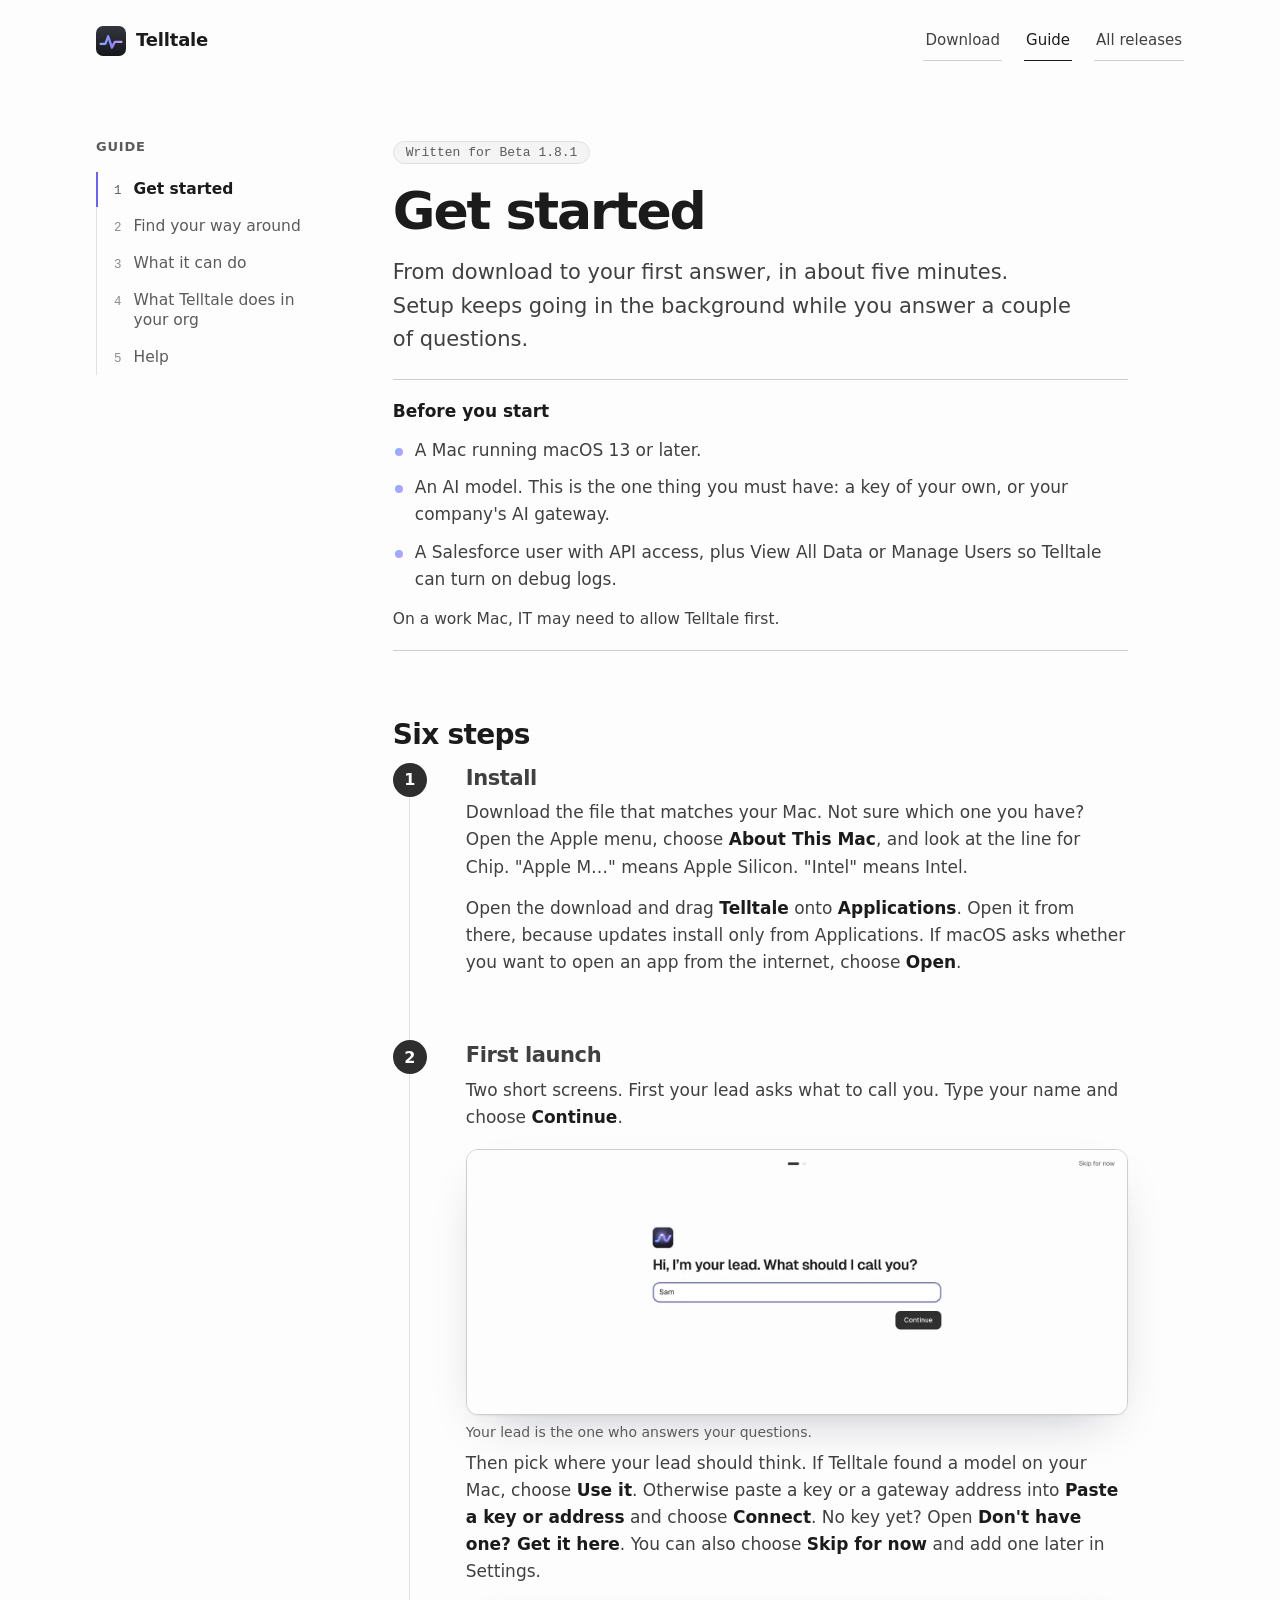
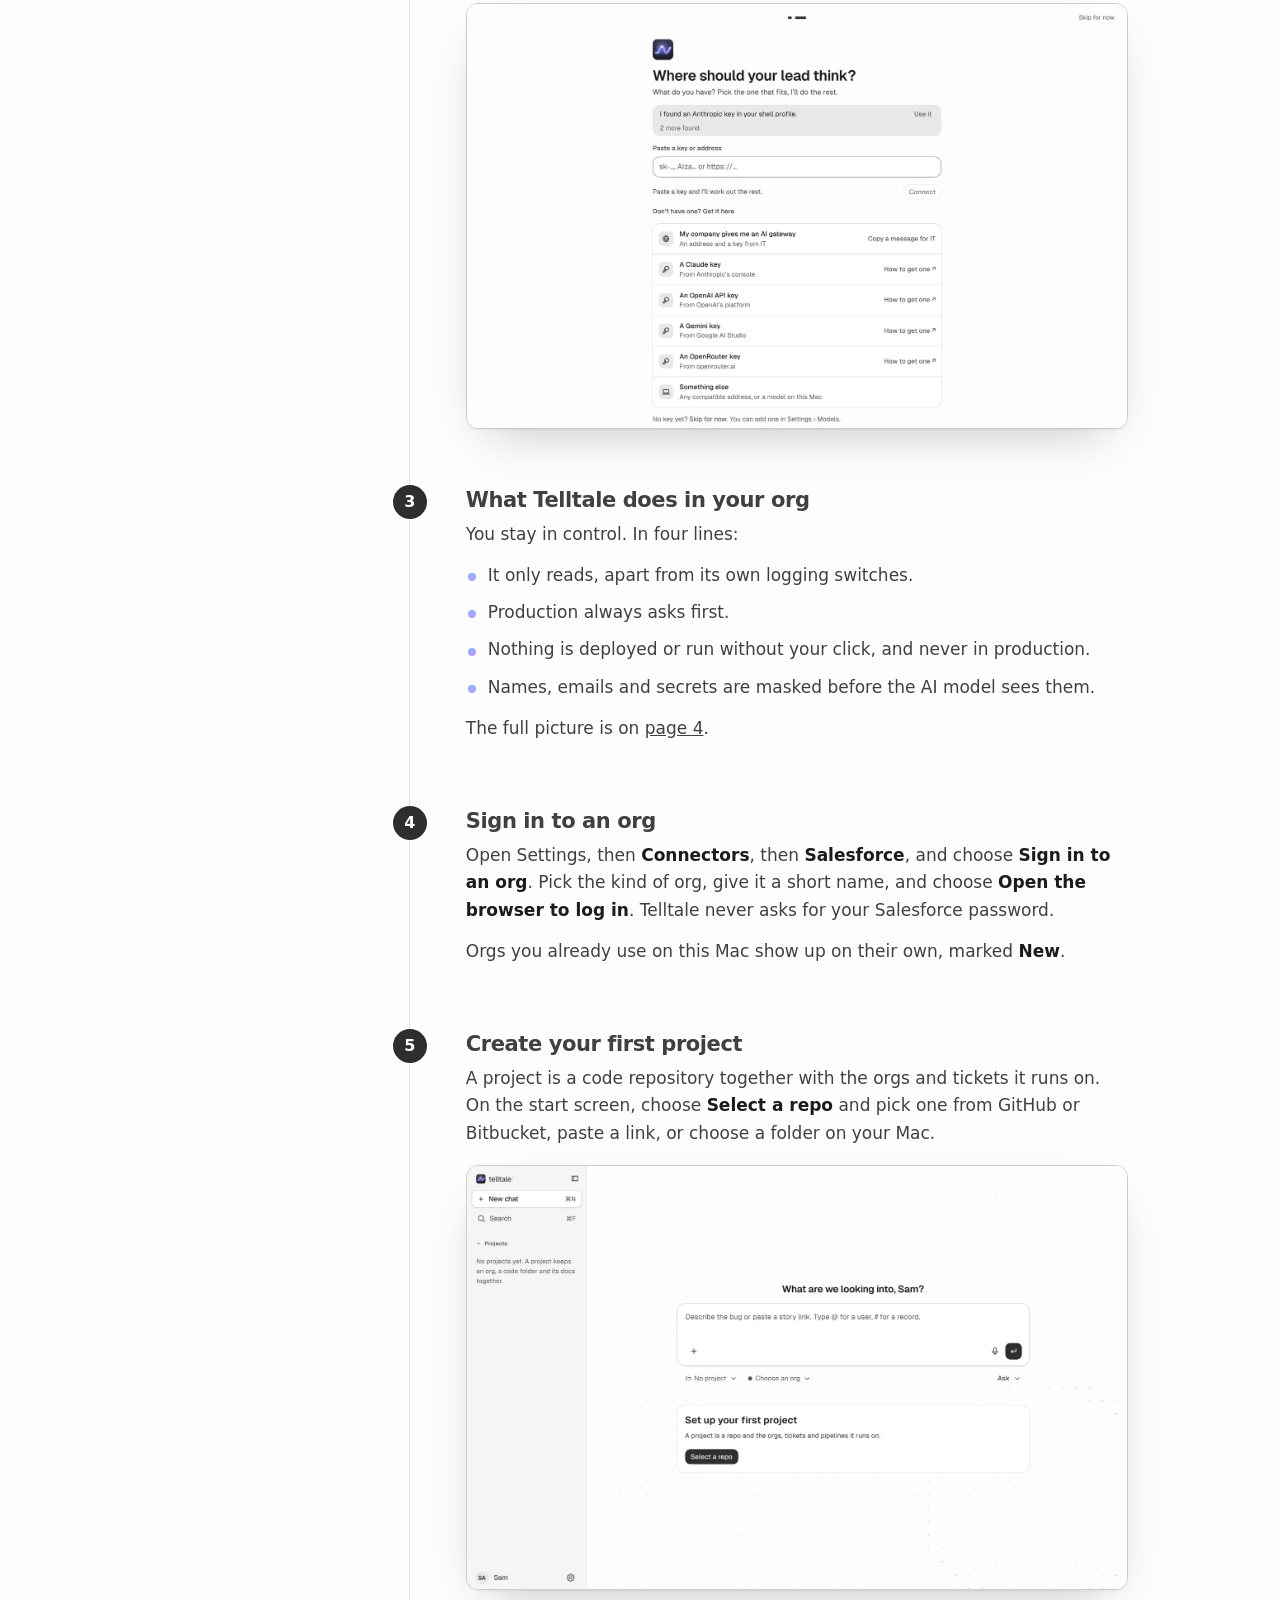
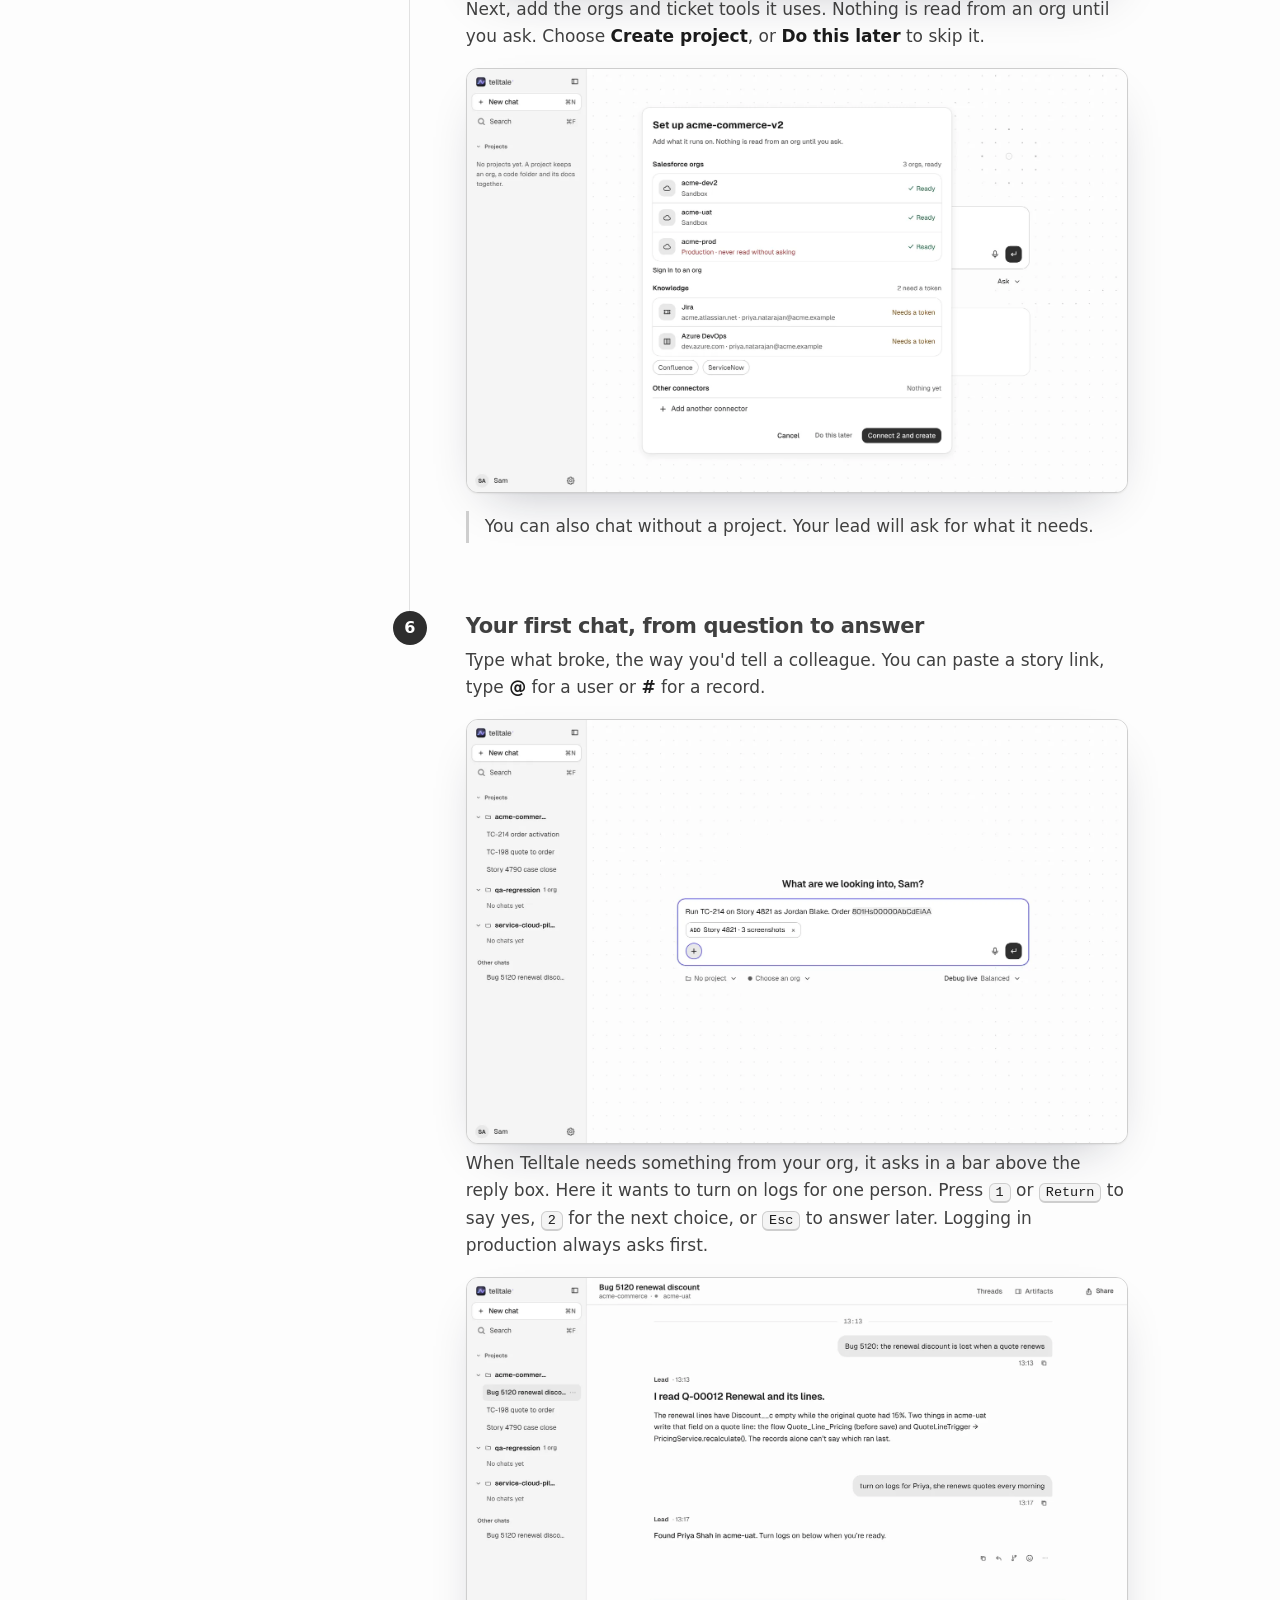
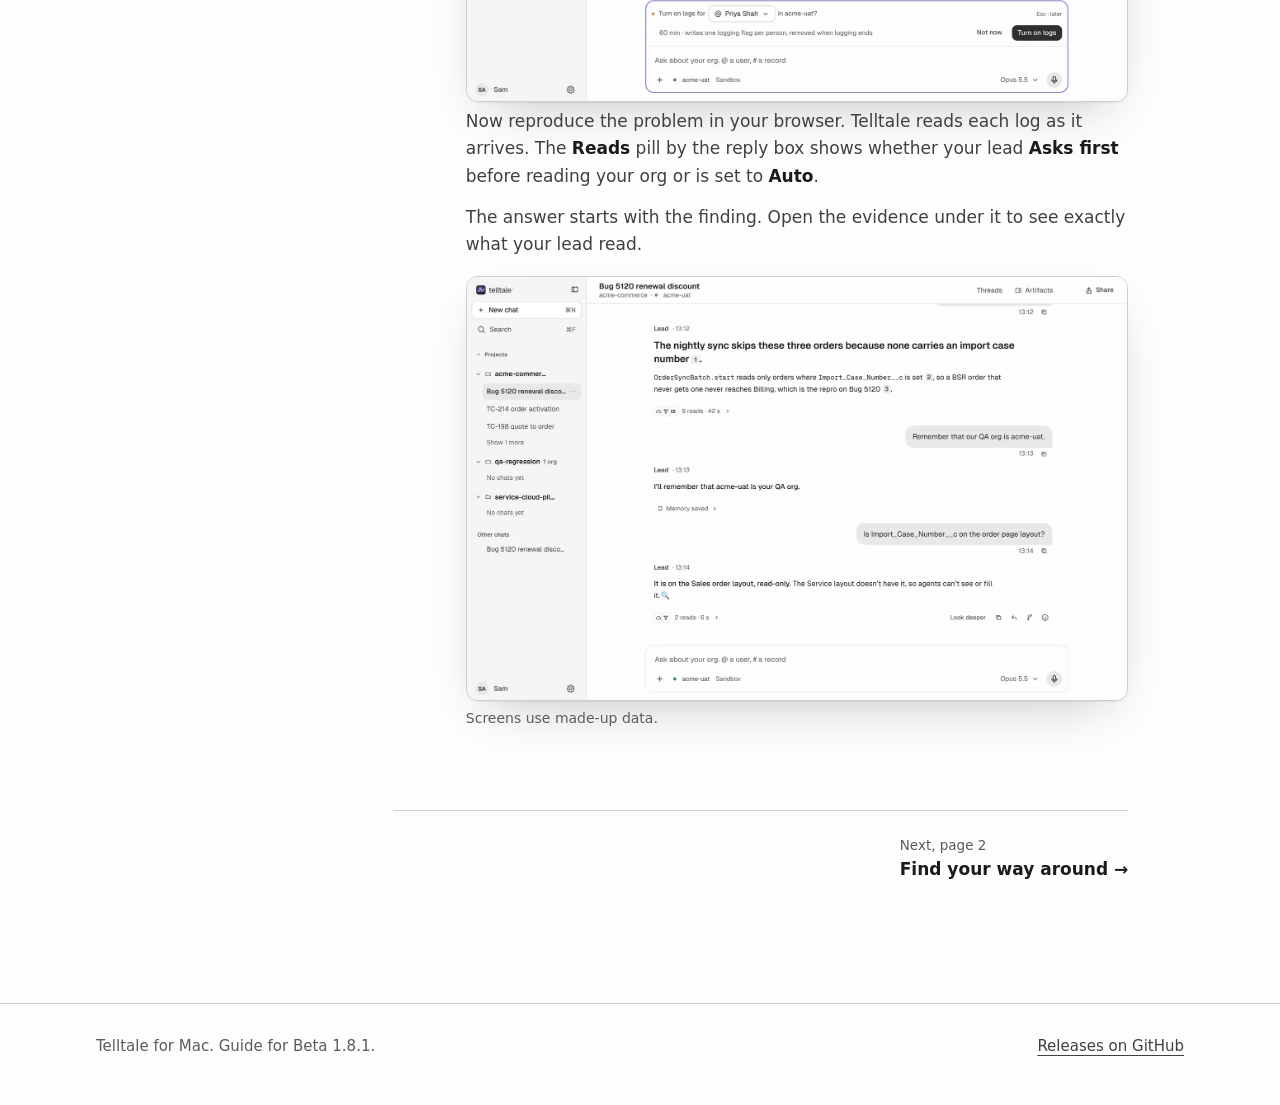
<file: docs/guide/index.html>
<!doctype html>
<html lang="en">
<head>
<meta charset="utf-8">
<meta name="viewport" content="width=device-width, initial-scale=1">
<title>Get started · Telltale Guide</title>
<meta name="description" content="Install Telltale, set it up and ask your first question. Written for Beta 1.8.1.">
<meta name="color-scheme" content="light dark">
<link rel="icon" href="favicon.svg" type="image/svg+xml">
<link rel="stylesheet" href="guide.css">
</head>
<body>
<div class="wrap">
  <header class="top">
    <a class="brand" href="../" aria-label="Telltale, home">
      <svg viewBox="0 0 64 64" aria-hidden="true"><defs><linearGradient id="bg1" x1="0" y1="0" x2="1" y2="0"><stop offset="0" stop-color="#7FB4FF"/><stop offset=".5" stop-color="#8A86FF"/><stop offset="1" stop-color="#C79BFF"/></linearGradient><linearGradient id="bg2" x1="0" y1="0" x2="0" y2="1"><stop offset="0" stop-color="#34363F"/><stop offset="1" stop-color="#16171B"/></linearGradient></defs><rect width="64" height="64" rx="15" fill="url(#bg2)"/><path d="M10 38h10l6-16 8 24 6-12h14" fill="none" stroke="url(#bg1)" stroke-width="5" stroke-linecap="round" stroke-linejoin="round"/></svg>
      Telltale
    </a>
    <nav class="toplinks" aria-label="Site"><a class="toplink" href="../#download">Download</a><a class="toplink" href="./" aria-current="page">Guide</a><a class="toplink hide-s" href="https://github.com/ryanStark24/telltale-releases/releases">All releases</a></nav>
  </header>

  <div class="layout">
    <aside class="side" aria-label="Guide pages">
      <h2>Guide</h2>
      <ol><li><a href="./" aria-current="page"><span>1</span>Get started</a></li><li><a href="around/"><span>2</span>Find your way around</a></li><li><a href="features/"><span>3</span>What it can do</a></li><li><a href="your-org/"><span>4</span>What Telltale does in your org</a></li><li><a href="help/"><span>5</span>Help</a></li></ol>
    </aside>

    <article>
      <details class="mnav">
        <summary><span>Guide <small>· 1 of 5 · Get started</small></span></summary>
        <ol><li><a href="./" aria-current="page"><span>1</span>Get started</a></li><li><a href="around/"><span>2</span>Find your way around</a></li><li><a href="features/"><span>3</span>What it can do</a></li><li><a href="your-org/"><span>4</span>What Telltale does in your org</a></li><li><a href="help/"><span>5</span>Help</a></li></ol>
      </details>

      <p class="stamp">Written for Beta 1.8.1</p>
      <h1>Get started</h1>
      <p class="lede">From download to your first answer, in about five minutes. Setup keeps going in the background while you answer a couple of questions.</p>

      <div class="need">
        <b>Before you start</b>
        <ul class="need-list">
          <li>A Mac running macOS 13 or later.</li>
          <li>An AI model. This is the one thing you must have: a key of your own, or your company's AI gateway.</li>
          <li>A Salesforce user with API access, plus View All Data or Manage Users so Telltale can turn on debug logs.</li>
        </ul>
        <p class="need-note">On a work Mac, IT may need to allow Telltale first.</p>
      </div>

      <h2 class="sec" id="steps">Six steps</h2>
      <ol class="steps">
        <li id="install">
          <h3>Install</h3>
          <p>Download the file that matches your Mac. Not sure which one you have? Open the Apple menu, choose <b>About This Mac</b>, and look at the line for Chip. "Apple M…" means Apple Silicon. "Intel" means Intel.</p>
          <p>Open the download and drag <b>Telltale</b> onto <b>Applications</b>. Open it from there, because updates install only from Applications. If macOS asks whether you want to open an app from the internet, choose <b>Open</b>.</p>
        </li>
        <li id="first-launch">
          <h3>First launch</h3>
          <p>Two short screens. First your lead asks what to call you. Type your name and choose <b>Continue</b>.</p>
          <figure class="shot"><picture><source media="(prefers-color-scheme: dark)" srcset="img/g-welcome-dark.webp"><img src="img/g-welcome-light.webp" width="1600" height="640" alt="The first screen: Hi, I'm your lead. What should I call you?" loading="lazy" decoding="async"></picture></figure>
          <p class="cap">Your lead is the one who answers your questions.</p>
          <p>Then pick where your lead should think. If Telltale found a model on your Mac, choose <b>Use it</b>. Otherwise paste a key or a gateway address into <b>Paste a key or address</b> and choose <b>Connect</b>. No key yet? Open <b>Don't have one? Get it here</b>. You can also choose <b>Skip for now</b> and add one later in Settings.</p>
          <figure class="shot"><picture><source media="(prefers-color-scheme: dark)" srcset="img/g-model-dark.webp"><img src="img/g-model-light.webp" width="1600" height="1025" alt="The AI model screen: a key found on this Mac, a box to paste one, and ways to get one." loading="lazy" decoding="async"></picture></figure>
        </li>
        <li id="in-your-org">
          <h3>What Telltale does in your org</h3>
          <p>You stay in control. In four lines:</p>
          <ul class="four">
            <li>It only reads, apart from its own logging switches.</li>
            <li>Production always asks first.</li>
            <li>Nothing is deployed or run without your click, and never in production.</li>
            <li>Names, emails and secrets are masked before the AI model sees them.</li>
          </ul>
          <p>The full picture is on <a href="your-org/">page 4</a>.</p>
        </li>
        <li id="sign-in">
          <h3>Sign in to an org</h3>
          <p>Open Settings, then <b>Connectors</b>, then <b>Salesforce</b>, and choose <b>Sign in to an org</b>. Pick the kind of org, give it a short name, and choose <b>Open the browser to log in</b>. Telltale never asks for your Salesforce password.</p>
          <p>Orgs you already use on this Mac show up on their own, marked <b>New</b>.</p>
        </li>
        <li id="project">
          <h3>Create your first project</h3>
          <p>A project is a code repository together with the orgs and tickets it runs on. On the start screen, choose <b>Select a repo</b> and pick one from GitHub or Bitbucket, paste a link, or choose a folder on your Mac.</p>
          <figure class="shot"><picture><source media="(prefers-color-scheme: dark)" srcset="img/g-home-dark.webp"><img src="img/g-home-light.webp" width="1600" height="1025" alt="The start screen before any project exists, with Set up your first project." loading="lazy" decoding="async"></picture></figure>
          <p>Next, add the orgs and ticket tools it uses. Nothing is read from an org until you ask. Choose <b>Create project</b>, or <b>Do this later</b> to skip it.</p>
          <figure class="shot"><picture><source media="(prefers-color-scheme: dark)" srcset="img/g-project-dark.webp"><img src="img/g-project-light.webp" width="1600" height="1025" alt="Set up a project: its Salesforce orgs, ticket tools and other connectors." loading="lazy" decoding="async"></picture></figure>
          <div class="note"><p>You can also chat without a project. Your lead will ask for what it needs.</p></div>
        </li>
        <li id="first-chat">
          <h3>Your first chat, from question to answer</h3>
          <p>Type what broke, the way you'd tell a colleague. You can paste a story link, type <b>@</b> for a user or <b>#</b> for a record.</p>
          <figure class="shot"><picture><source media="(prefers-color-scheme: dark)" srcset="img/g-start-dark.webp"><img src="img/g-start-light.webp" width="1600" height="1025" alt="The start screen with a question typed in the box." loading="lazy" decoding="async"></picture></figure>
          <p>When Telltale needs something from your org, it asks in a bar above the reply box. Here it wants to turn on logs for one person. Press <kbd>1</kbd> or <kbd>Return</kbd> to say yes, <kbd>2</kbd> for the next choice, or <kbd>Esc</kbd> to answer later. Logging in production always asks first.</p>
          <figure class="shot"><picture><source media="(prefers-color-scheme: dark)" srcset="img/g-logs-dark.webp"><img src="img/g-logs-light.webp" width="1600" height="1025" alt="The ask bar: Turn on logs for a user in a sandbox, with Not now and Turn on logs." loading="lazy" decoding="async"></picture></figure>
          <p>Now reproduce the problem in your browser. Telltale reads each log as it arrives. The <b>Reads</b> pill by the reply box shows whether your lead <b>Asks first</b> before reading your org or is set to <b>Auto</b>.</p>
          <p>The answer starts with the finding. Open the evidence under it to see exactly what your lead read.</p>
          <figure class="shot"><picture><source media="(prefers-color-scheme: dark)" srcset="img/g-answer-dark.webp"><img src="img/g-answer-light.webp" width="1600" height="1025" alt="An answer: the finding first, numbered sources, and how many reads it took." loading="lazy" decoding="async"></picture></figure>
          <p class="cap">Screens use made-up data.</p>
        </li>
      </ol>

      <nav class="next" aria-label="Guide pages">
        <span></span>
        <a href="around/"><small>Next, page 2</small><b>Find your way around →</b></a>
      </nav>
    </article>
  </div>
</div>
<footer>
  <div class="wrap">
    <span>Telltale for Mac. Guide for Beta 1.8.1.</span>
    <a href="https://github.com/ryanStark24/telltale-releases/releases">Releases on GitHub</a>
  </div>
</footer>
</body>
</html>
</file>
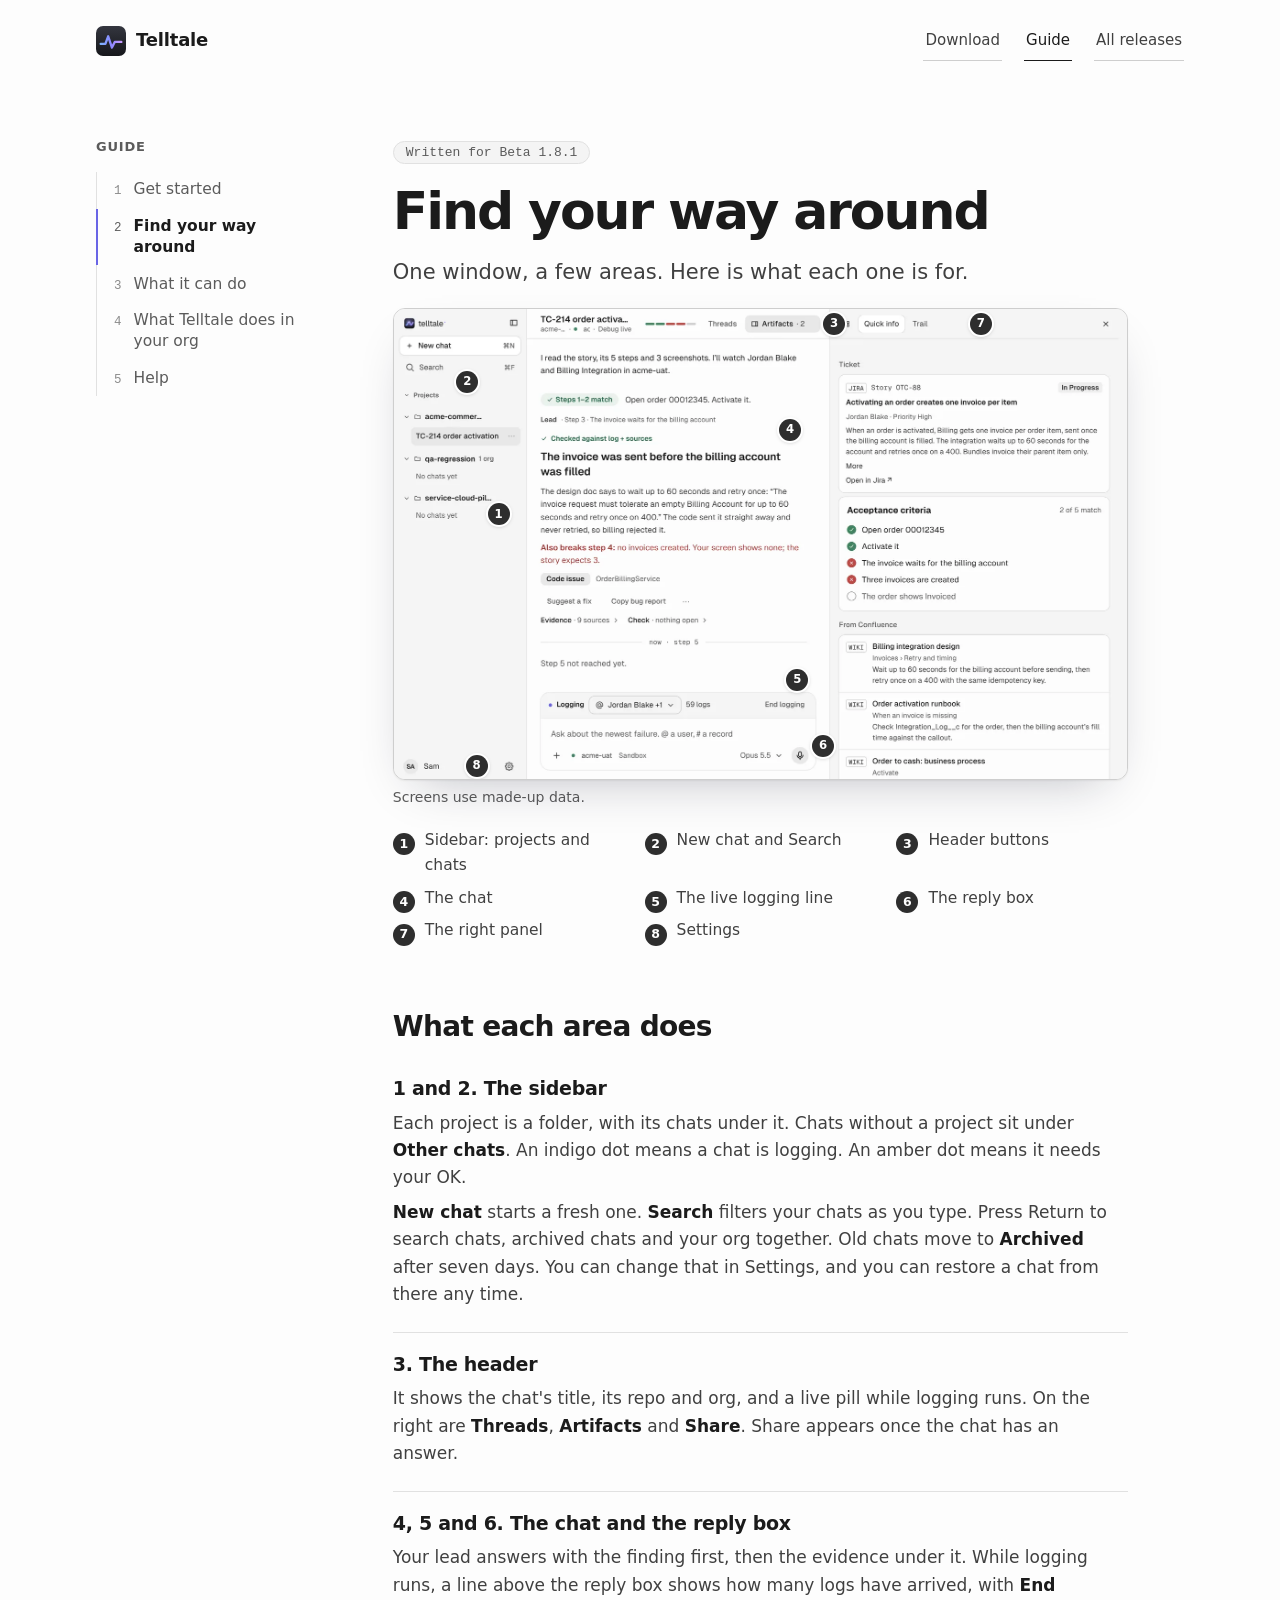
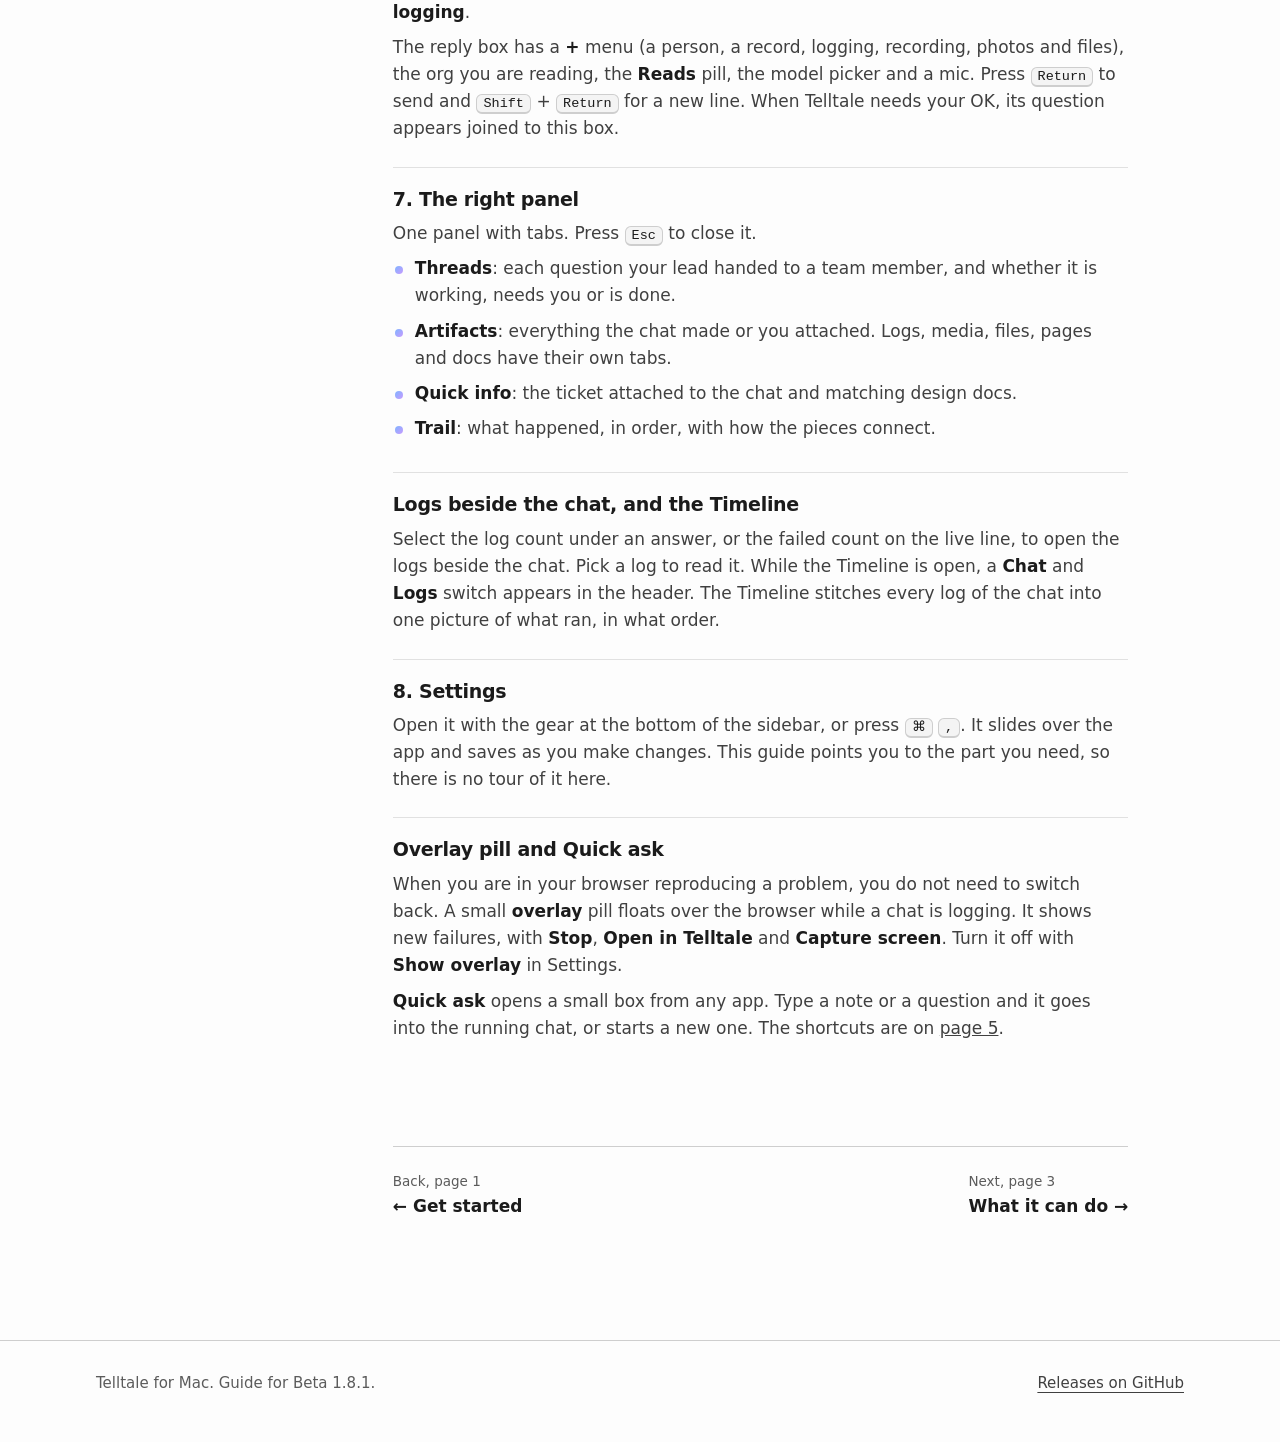
<file: docs/guide/around/index.html>
<!doctype html>
<html lang="en">
<head>
<meta charset="utf-8">
<meta name="viewport" content="width=device-width, initial-scale=1">
<title>Find your way around · Telltale Guide</title>
<meta name="description" content="The parts of the Telltale window, and what each is for. Written for Beta 1.8.1.">
<meta name="color-scheme" content="light dark">
<link rel="icon" href="../favicon.svg" type="image/svg+xml">
<link rel="stylesheet" href="../guide.css">
</head>
<body>
<div class="wrap">
  <header class="top">
    <a class="brand" href="../../" aria-label="Telltale, home">
      <svg viewBox="0 0 64 64" aria-hidden="true"><defs><linearGradient id="bg1" x1="0" y1="0" x2="1" y2="0"><stop offset="0" stop-color="#7FB4FF"/><stop offset=".5" stop-color="#8A86FF"/><stop offset="1" stop-color="#C79BFF"/></linearGradient><linearGradient id="bg2" x1="0" y1="0" x2="0" y2="1"><stop offset="0" stop-color="#34363F"/><stop offset="1" stop-color="#16171B"/></linearGradient></defs><rect width="64" height="64" rx="15" fill="url(#bg2)"/><path d="M10 38h10l6-16 8 24 6-12h14" fill="none" stroke="url(#bg1)" stroke-width="5" stroke-linecap="round" stroke-linejoin="round"/></svg>
      Telltale
    </a>
    <nav class="toplinks" aria-label="Site"><a class="toplink" href="../../#download">Download</a><a class="toplink" href="../" aria-current="page">Guide</a><a class="toplink hide-s" href="https://github.com/ryanStark24/telltale-releases/releases">All releases</a></nav>
  </header>

  <div class="layout">
    <aside class="side" aria-label="Guide pages">
      <h2>Guide</h2>
      <ol><li><a href="../"><span>1</span>Get started</a></li><li><a href="../around/" aria-current="page"><span>2</span>Find your way around</a></li><li><a href="../features/"><span>3</span>What it can do</a></li><li><a href="../your-org/"><span>4</span>What Telltale does in your org</a></li><li><a href="../help/"><span>5</span>Help</a></li></ol>
    </aside>

    <article>
      <details class="mnav">
        <summary><span>Guide <small>· 2 of 5 · Find your way around</small></span></summary>
        <ol><li><a href="../"><span>1</span>Get started</a></li><li><a href="../around/" aria-current="page"><span>2</span>Find your way around</a></li><li><a href="../features/"><span>3</span>What it can do</a></li><li><a href="../your-org/"><span>4</span>What Telltale does in your org</a></li><li><a href="../help/"><span>5</span>Help</a></li></ol>
      </details>

      <p class="stamp">Written for Beta 1.8.1</p>
      <h1>Find your way around</h1>
      <p class="lede">One window, a few areas. Here is what each one is for.</p>

      <figure class="shot map"><picture><source media="(prefers-color-scheme: dark)" srcset="../img/g-window-dark.webp"><img src="../img/g-window-light.webp" width="1600" height="1025" alt="The Telltale window with eight numbered markers: the sidebar, New chat and Search, the Threads and Artifacts buttons, the chat, the live logging line, the reply box, the right panel and Settings." loading="lazy" decoding="async"></picture><span class="mk" style="left:14.25%;top:43.72%" aria-hidden="true">1</span><span class="mk" style="left:10.00%;top:15.46%" aria-hidden="true">2</span><span class="mk" style="left:60.00%;top:3.12%" aria-hidden="true">3</span><span class="mk" style="left:54.00%;top:25.76%" aria-hidden="true">4</span><span class="mk" style="left:55.00%;top:79.00%" aria-hidden="true">5</span><span class="mk" style="left:58.50%;top:92.90%" aria-hidden="true">6</span><span class="mk" style="left:80.00%;top:3.12%" aria-hidden="true">7</span><span class="mk" style="left:11.25%;top:97.27%" aria-hidden="true">8</span></figure>
      <p class="cap">Screens use made-up data.</p>
      <ol class="legend">
        <li>Sidebar: projects and chats</li>
        <li>New chat and Search</li>
        <li>Header buttons</li>
        <li>The chat</li>
        <li>The live logging line</li>
        <li>The reply box</li>
        <li>The right panel</li>
        <li>Settings</li>
      </ol>

      <h2 class="sec" id="areas">What each area does</h2>
      <div class="area" id="sidebar">
        <h3>1 and 2. The sidebar</h3>
        <p>Each project is a folder, with its chats under it. Chats without a project sit under <b>Other chats</b>. An indigo dot means a chat is logging. An amber dot means it needs your OK.</p>
        <p><b>New chat</b> starts a fresh one. <b>Search</b> filters your chats as you type. Press Return to search chats, archived chats and your org together. Old chats move to <b>Archived</b> after seven days. You can change that in Settings, and you can restore a chat from there any time.</p>
      </div>
      <div class="area" id="header">
        <h3>3. The header</h3>
        <p>It shows the chat's title, its repo and org, and a live pill while logging runs. On the right are <b>Threads</b>, <b>Artifacts</b> and <b>Share</b>. Share appears once the chat has an answer.</p>
      </div>
      <div class="area" id="chat">
        <h3>4, 5 and 6. The chat and the reply box</h3>
        <p>Your lead answers with the finding first, then the evidence under it. While logging runs, a line above the reply box shows how many logs have arrived, with <b>End logging</b>.</p>
        <p>The reply box has a <b>+</b> menu (a person, a record, logging, recording, photos and files), the org you are reading, the <b>Reads</b> pill, the model picker and a mic. Press <kbd>Return</kbd> to send and <kbd>Shift</kbd> + <kbd>Return</kbd> for a new line. When Telltale needs your OK, its question appears joined to this box.</p>
      </div>
      <div class="area" id="panel">
        <h3>7. The right panel</h3>
        <p>One panel with tabs. Press <kbd>Esc</kbd> to close it.</p>
        <ul class="plain tight">
          <li><b>Threads</b>: each question your lead handed to a team member, and whether it is working, needs you or is done.</li>
          <li><b>Artifacts</b>: everything the chat made or you attached. Logs, media, files, pages and docs have their own tabs.</li>
          <li><b>Quick info</b>: the ticket attached to the chat and matching design docs.</li>
          <li><b>Trail</b>: what happened, in order, with how the pieces connect.</li>
        </ul>
      </div>
      <div class="area" id="logs">
        <h3>Logs beside the chat, and the Timeline</h3>
        <p>Select the log count under an answer, or the failed count on the live line, to open the logs beside the chat. Pick a log to read it. While the Timeline is open, a <b>Chat</b> and <b>Logs</b> switch appears in the header. The Timeline stitches every log of the chat into one picture of what ran, in what order.</p>
      </div>
      <div class="area" id="settings">
        <h3>8. Settings</h3>
        <p>Open it with the gear at the bottom of the sidebar, or press <kbd>⌘</kbd> <kbd>,</kbd>. It slides over the app and saves as you make changes. This guide points you to the part you need, so there is no tour of it here.</p>
      </div>
      <div class="area" id="overlay">
        <h3>Overlay pill and Quick ask</h3>
        <p>When you are in your browser reproducing a problem, you do not need to switch back. A small <b>overlay</b> pill floats over the browser while a chat is logging. It shows new failures, with <b>Stop</b>, <b>Open in Telltale</b> and <b>Capture screen</b>. Turn it off with <b>Show overlay</b> in Settings.</p>
        <p><b>Quick ask</b> opens a small box from any app. Type a note or a question and it goes into the running chat, or starts a new one. The shortcuts are on <a href="../help/#keys">page 5</a>.</p>
      </div>

      <nav class="next" aria-label="Guide pages">
        <a href="../"><small>Back, page 1</small><b>← Get started</b></a>
        <a href="../features/"><small>Next, page 3</small><b>What it can do →</b></a>
      </nav>
    </article>
  </div>
</div>
<footer>
  <div class="wrap">
    <span>Telltale for Mac. Guide for Beta 1.8.1.</span>
    <a href="https://github.com/ryanStark24/telltale-releases/releases">Releases on GitHub</a>
  </div>
</footer>
</body>
</html>
</file>
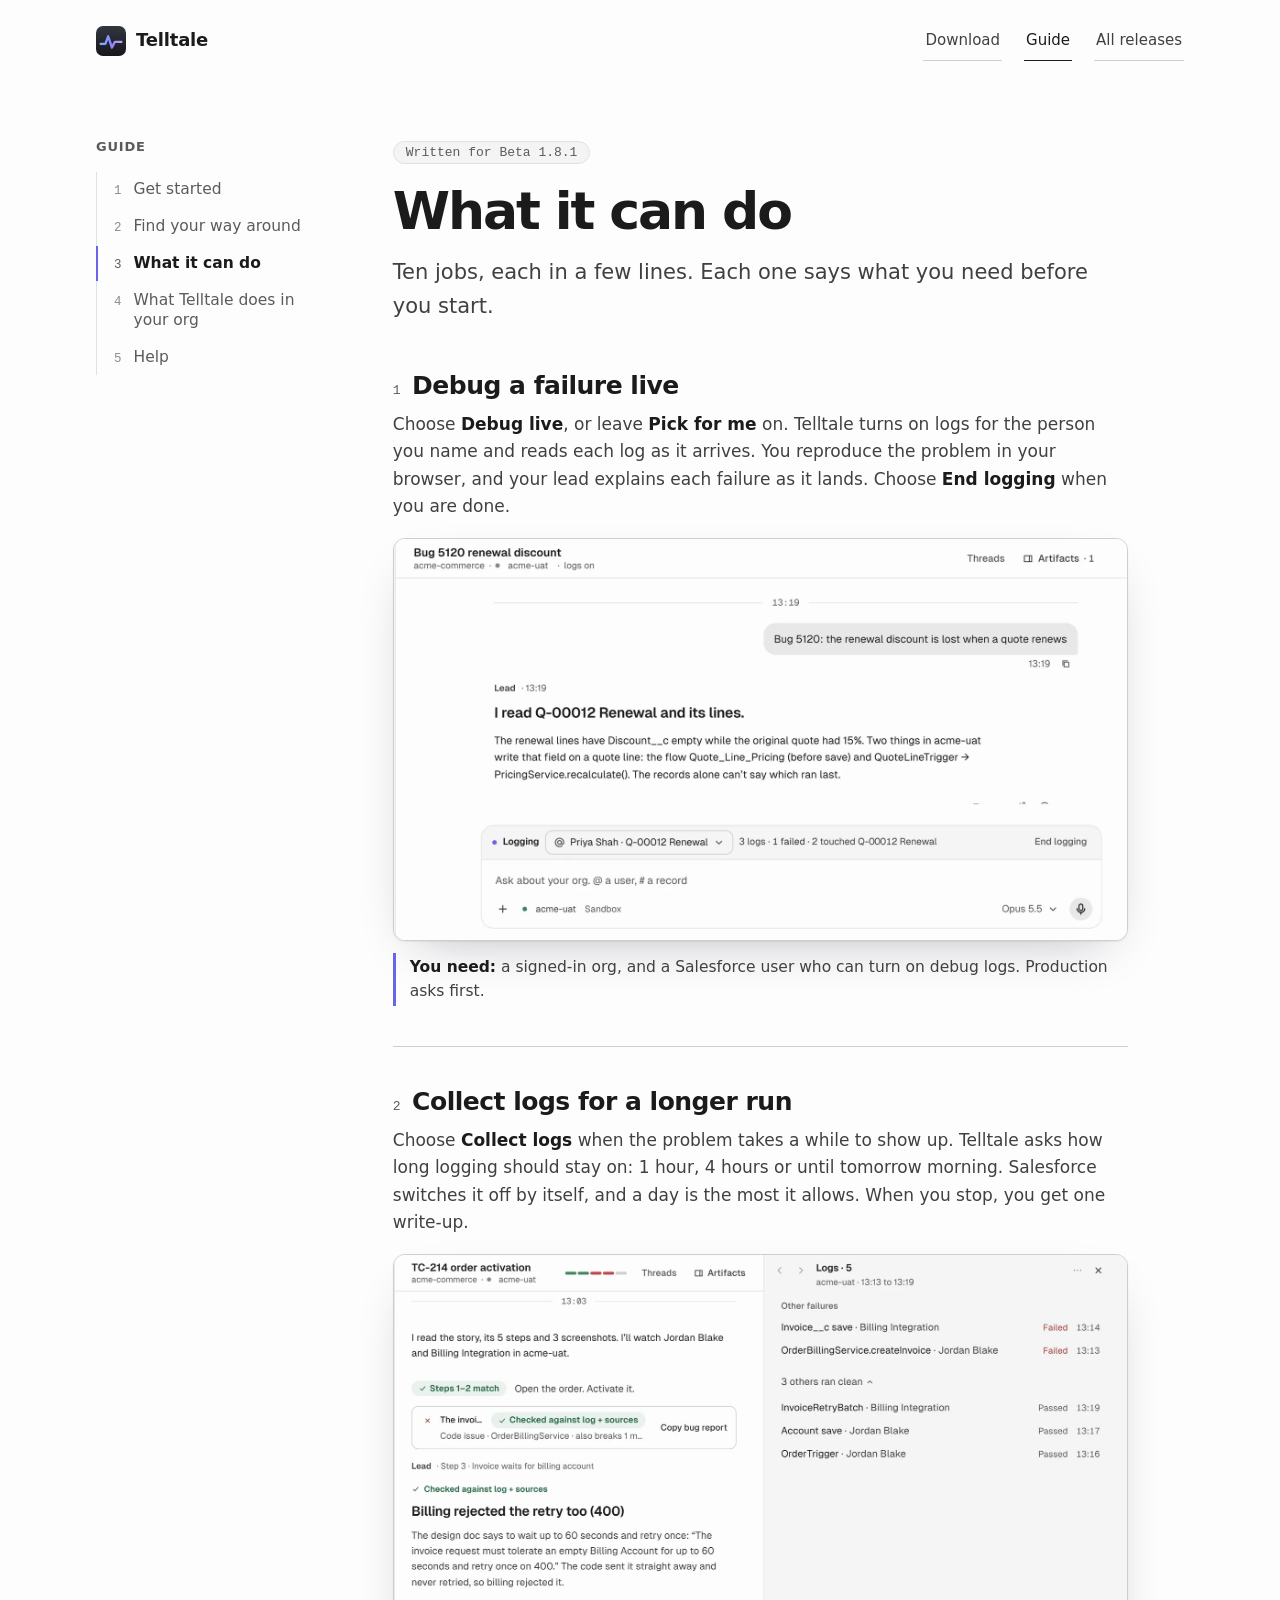
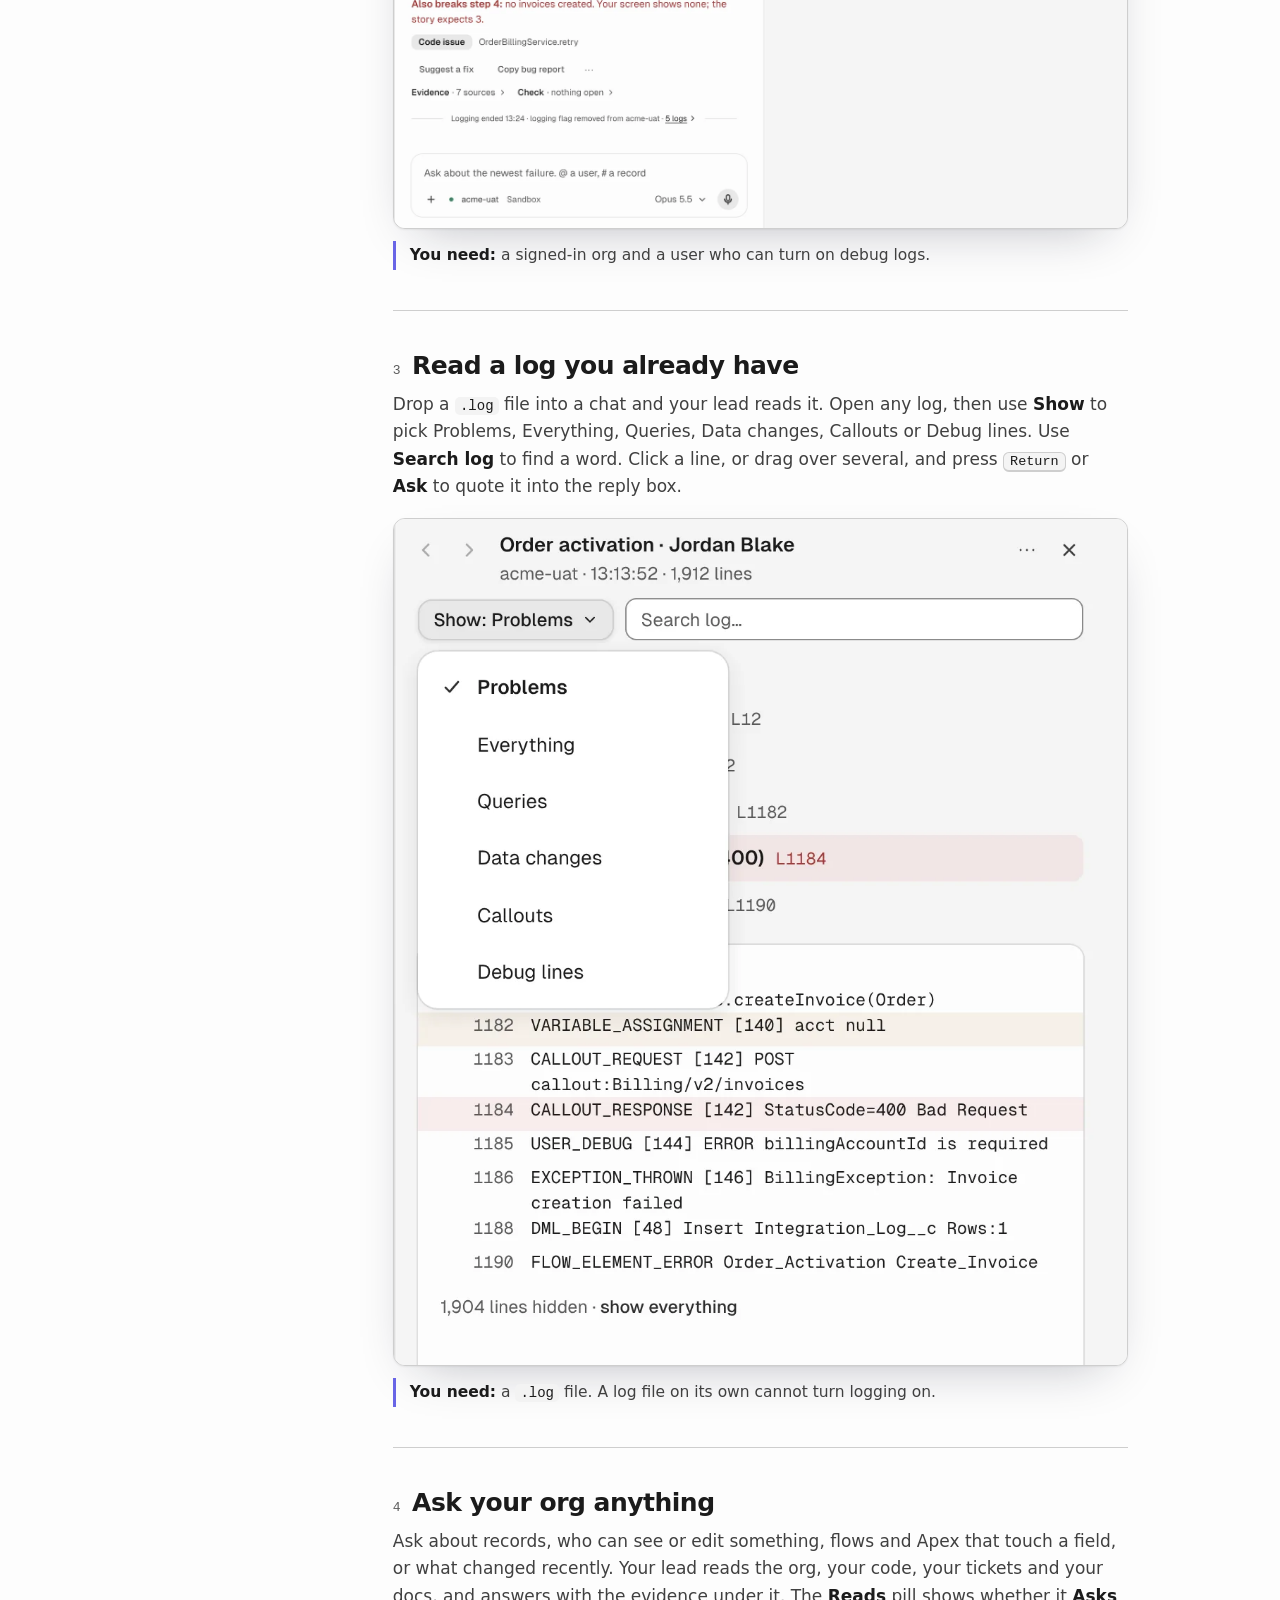
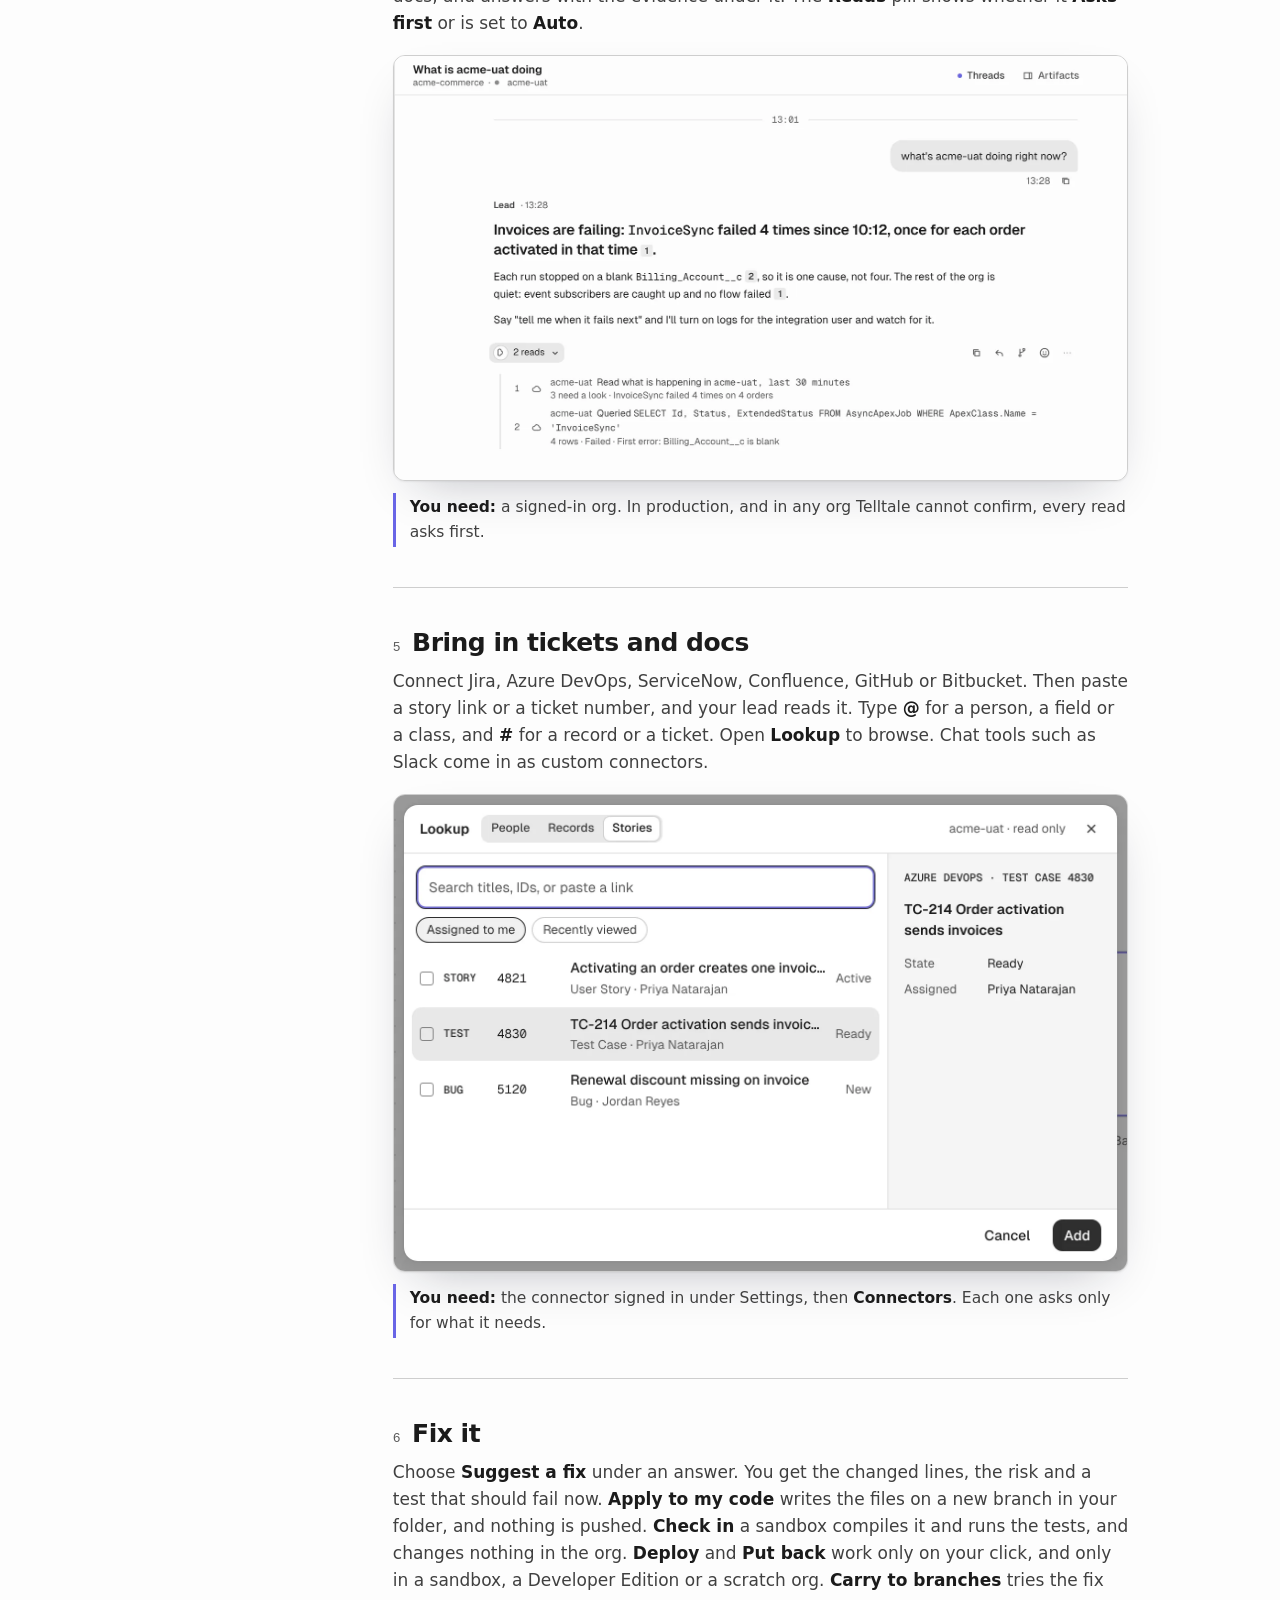
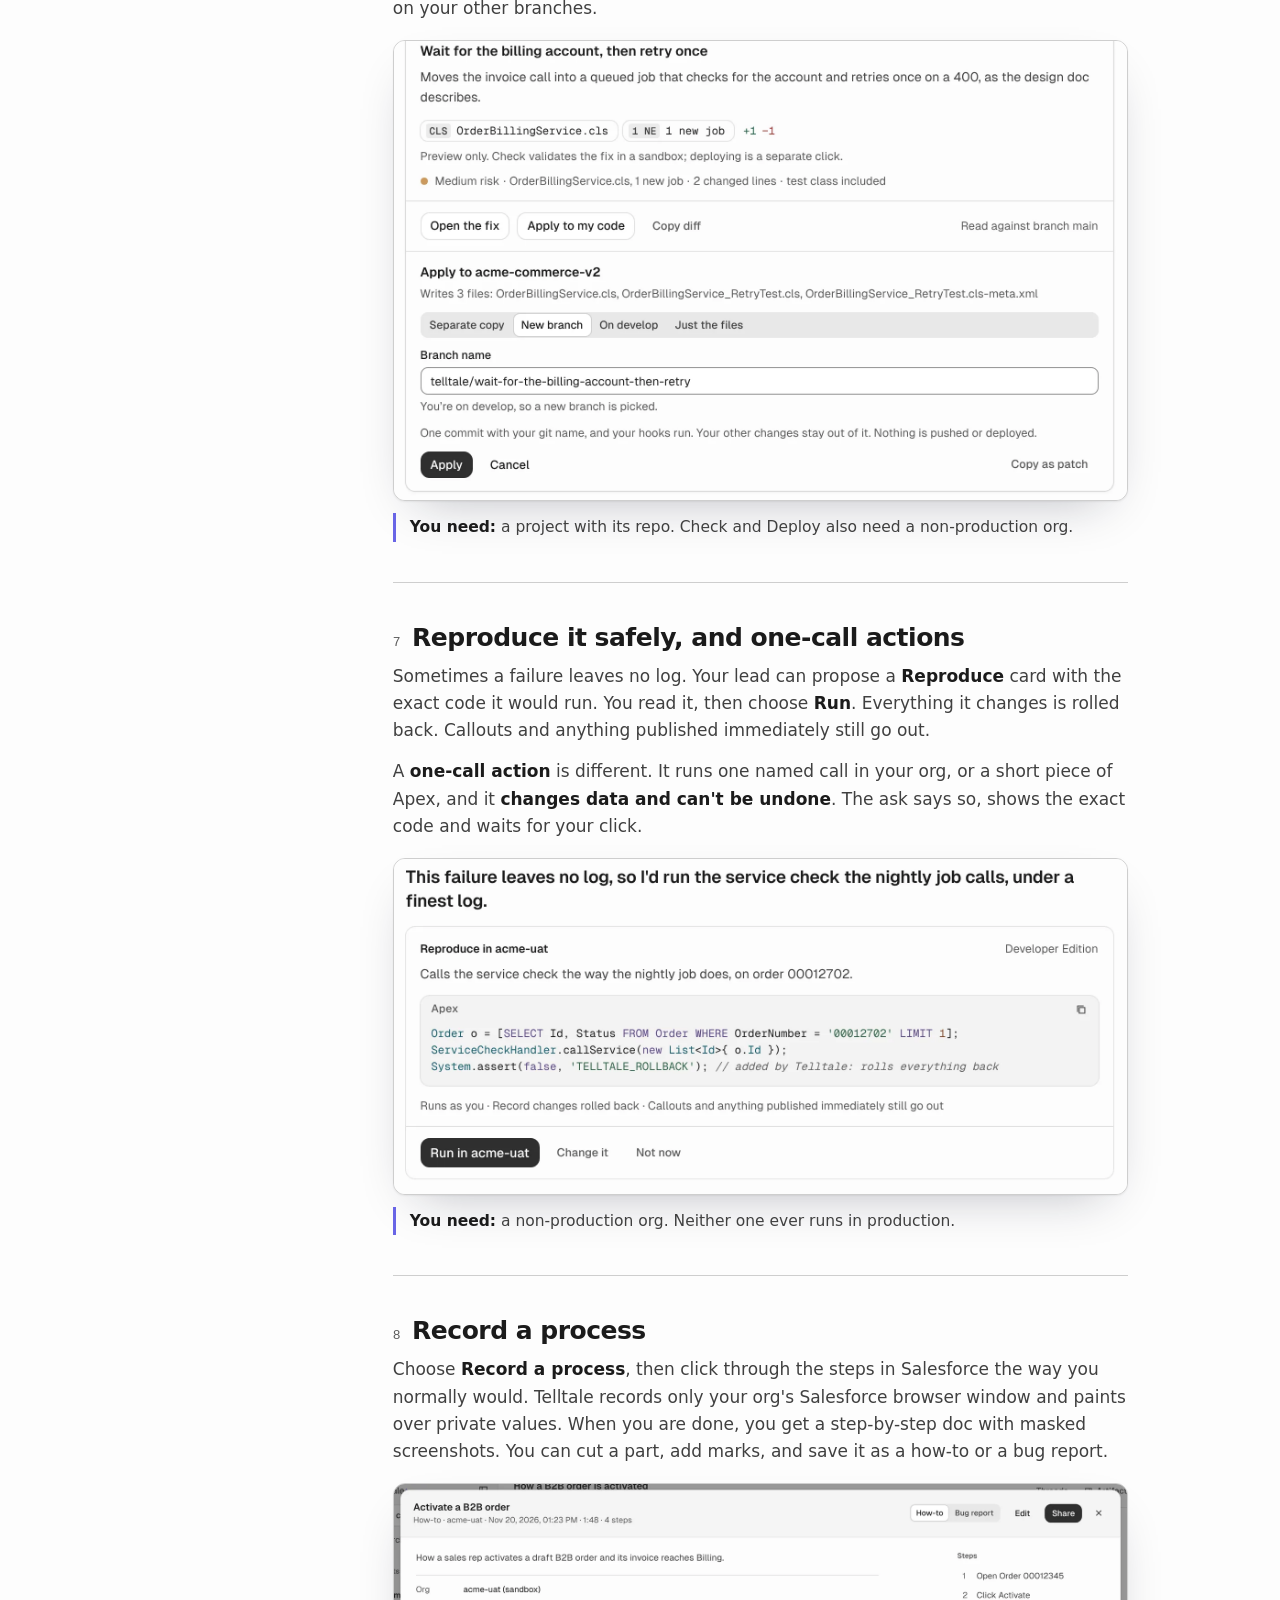
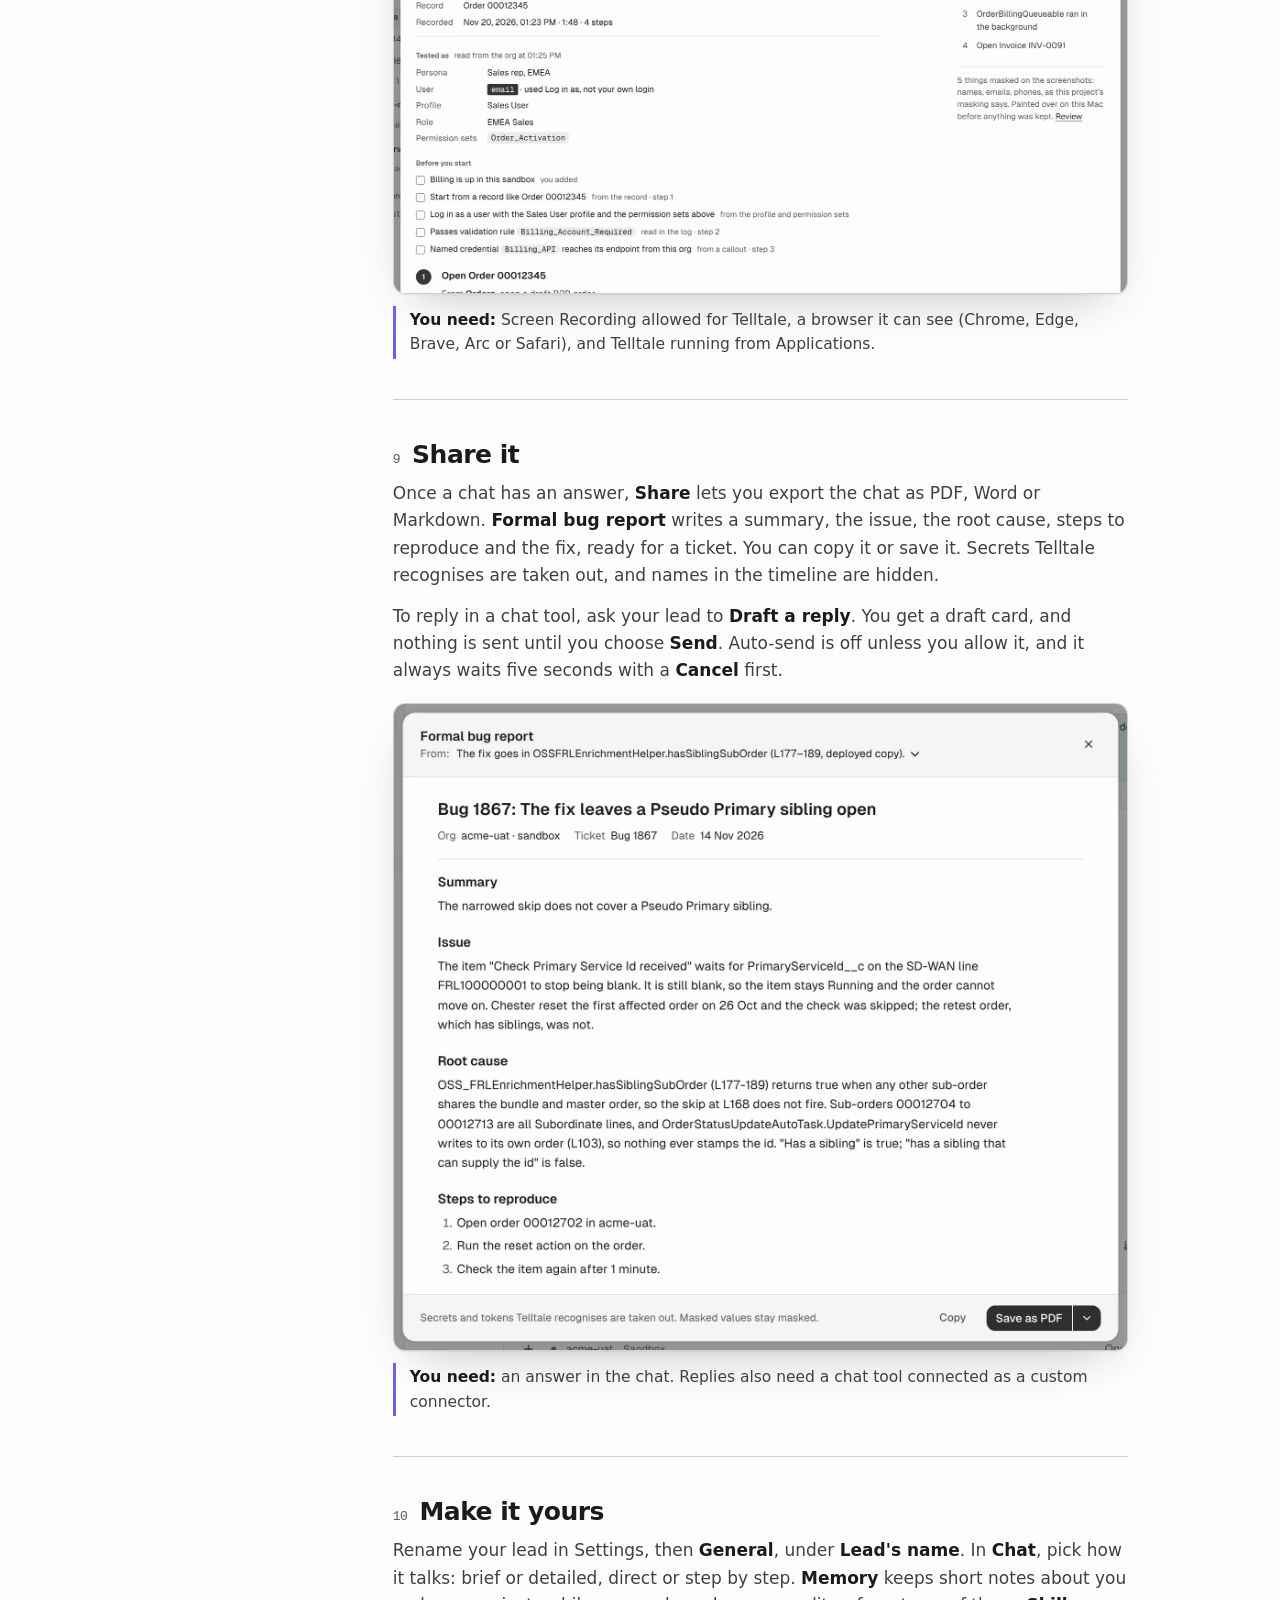
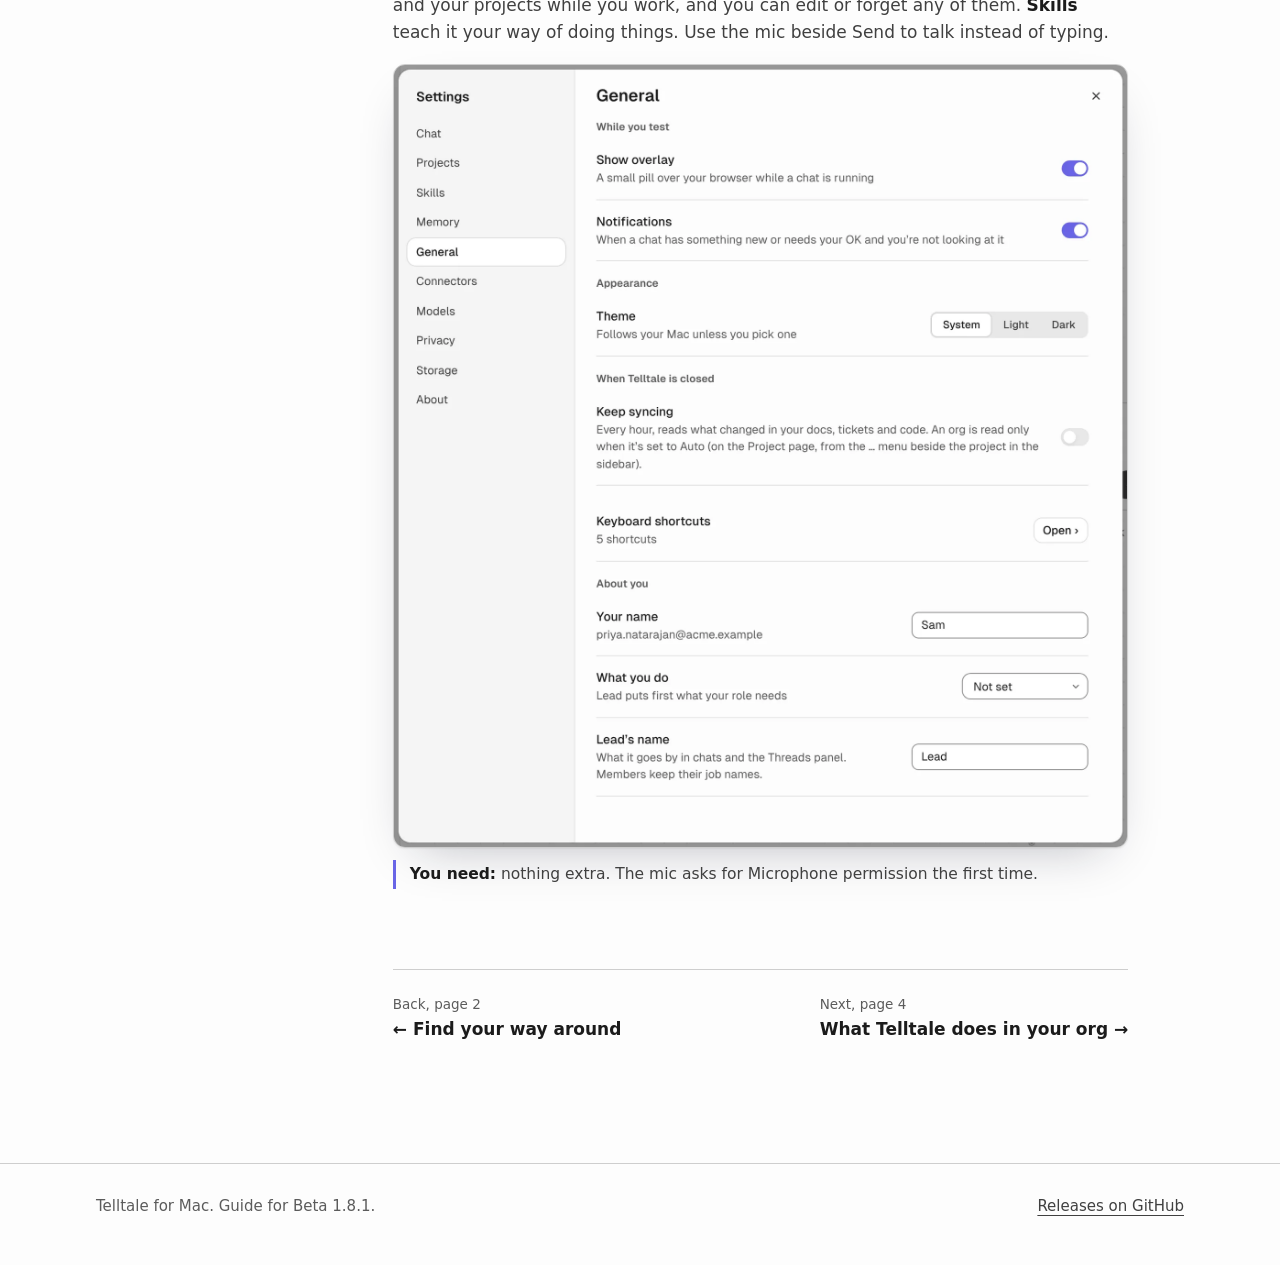
<file: docs/guide/features/index.html>
<!doctype html>
<html lang="en">
<head>
<meta charset="utf-8">
<meta name="viewport" content="width=device-width, initial-scale=1">
<title>What it can do · Telltale Guide</title>
<meta name="description" content="Ten things Telltale does, and what you need for each. Written for Beta 1.8.1.">
<meta name="color-scheme" content="light dark">
<link rel="icon" href="../favicon.svg" type="image/svg+xml">
<link rel="stylesheet" href="../guide.css">
</head>
<body>
<div class="wrap">
  <header class="top">
    <a class="brand" href="../../" aria-label="Telltale, home">
      <svg viewBox="0 0 64 64" aria-hidden="true"><defs><linearGradient id="bg1" x1="0" y1="0" x2="1" y2="0"><stop offset="0" stop-color="#7FB4FF"/><stop offset=".5" stop-color="#8A86FF"/><stop offset="1" stop-color="#C79BFF"/></linearGradient><linearGradient id="bg2" x1="0" y1="0" x2="0" y2="1"><stop offset="0" stop-color="#34363F"/><stop offset="1" stop-color="#16171B"/></linearGradient></defs><rect width="64" height="64" rx="15" fill="url(#bg2)"/><path d="M10 38h10l6-16 8 24 6-12h14" fill="none" stroke="url(#bg1)" stroke-width="5" stroke-linecap="round" stroke-linejoin="round"/></svg>
      Telltale
    </a>
    <nav class="toplinks" aria-label="Site"><a class="toplink" href="../../#download">Download</a><a class="toplink" href="../" aria-current="page">Guide</a><a class="toplink hide-s" href="https://github.com/ryanStark24/telltale-releases/releases">All releases</a></nav>
  </header>

  <div class="layout">
    <aside class="side" aria-label="Guide pages">
      <h2>Guide</h2>
      <ol><li><a href="../"><span>1</span>Get started</a></li><li><a href="../around/"><span>2</span>Find your way around</a></li><li><a href="../features/" aria-current="page"><span>3</span>What it can do</a></li><li><a href="../your-org/"><span>4</span>What Telltale does in your org</a></li><li><a href="../help/"><span>5</span>Help</a></li></ol>
    </aside>

    <article>
      <details class="mnav">
        <summary><span>Guide <small>· 3 of 5 · What it can do</small></span></summary>
        <ol><li><a href="../"><span>1</span>Get started</a></li><li><a href="../around/"><span>2</span>Find your way around</a></li><li><a href="../features/" aria-current="page"><span>3</span>What it can do</a></li><li><a href="../your-org/"><span>4</span>What Telltale does in your org</a></li><li><a href="../help/"><span>5</span>Help</a></li></ol>
      </details>

      <p class="stamp">Written for Beta 1.8.1</p>
      <h1>What it can do</h1>
      <p class="lede">Ten jobs, each in a few lines. Each one says what you need before you start.</p>

      <section class="job" id="job1">
        <h2><span>1</span>Debug a failure live</h2>
        <p>Choose <b>Debug live</b>, or leave <b>Pick for me</b> on. Telltale turns on logs for the person you name and reads each log as it arrives. You reproduce the problem in your browser, and your lead explains each failure as it lands. Choose <b>End logging</b> when you are done.</p>
<figure class="shot"><picture><source media="(prefers-color-scheme: dark)" srcset="../img/g-live-dark.webp"><img src="../img/g-live-light.webp" width="1600" height="874" alt="A chat while logging is on: the answer, and a line above the reply box showing three logs, one failed." loading="lazy" decoding="async"></picture></figure>
        <p class="you"><b>You need:</b> a signed-in org, and a Salesforce user who can turn on debug logs. Production asks first.</p>
      </section>
      <section class="job" id="job2">
        <h2><span>2</span>Collect logs for a longer run</h2>
        <p>Choose <b>Collect logs</b> when the problem takes a while to show up. Telltale asks how long logging should stay on: 1 hour, 4 hours or until tomorrow morning. Salesforce switches it off by itself, and a day is the most it allows. When you stop, you get one write-up.</p>
<figure class="shot"><picture><source media="(prefers-color-scheme: dark)" srcset="../img/g-collect-dark.webp"><img src="../img/g-collect-light.webp" width="1600" height="1251" alt="The logs list beside a chat: the failed logs first, then the ones that ran clean." loading="lazy" decoding="async"></picture></figure>
        <p class="you"><b>You need:</b> a signed-in org and a user who can turn on debug logs.</p>
      </section>
      <section class="job" id="job3">
        <h2><span>3</span>Read a log you already have</h2>
        <p>Drop a <code>.log</code> file into a chat and your lead reads it. Open any log, then use <b>Show</b> to pick Problems, Everything, Queries, Data changes, Callouts or Debug lines. Use <b>Search log</b> to find a word. Click a line, or drag over several, and press <kbd>Return</kbd> or <b>Ask</b> to quote it into the reply box.</p>
<figure class="shot"><picture><source media="(prefers-color-scheme: dark)" srcset="../img/g-readlog-dark.webp"><img src="../img/g-readlog-light.webp" width="1040" height="1200" alt="A log open beside the chat, with the Show menu listing Problems, Everything, Queries, Data changes, Callouts and Debug lines." loading="lazy" decoding="async"></picture></figure>
        <p class="you"><b>You need:</b> a <code>.log</code> file. A log file on its own cannot turn logging on.</p>
      </section>
      <section class="job" id="job4">
        <h2><span>4</span>Ask your org anything</h2>
        <p>Ask about records, who can see or edit something, flows and Apex that touch a field, or what changed recently. Your lead reads the org, your code, your tickets and your docs, and answers with the evidence under it. The <b>Reads</b> pill shows whether it <b>Asks first</b> or is set to <b>Auto</b>.</p>
<figure class="shot"><picture><source media="(prefers-color-scheme: dark)" srcset="../img/g-ask-dark.webp"><img src="../img/g-ask-light.webp" width="1600" height="925" alt="An answer with its reads listed under it: what your lead looked at in the org." loading="lazy" decoding="async"></picture></figure>
        <p class="you"><b>You need:</b> a signed-in org. In production, and in any org Telltale cannot confirm, every read asks first.</p>
      </section>
      <section class="job" id="job5">
        <h2><span>5</span>Bring in tickets and docs</h2>
        <p>Connect Jira, Azure DevOps, ServiceNow, Confluence, GitHub or Bitbucket. Then paste a story link or a ticket number, and your lead reads it. Type <b>@</b> for a person, a field or a class, and <b>#</b> for a record or a ticket. Open <b>Lookup</b> to browse. Chat tools such as Slack come in as custom connectors.</p>
<figure class="shot"><picture><source media="(prefers-color-scheme: dark)" srcset="../img/g-lookup-dark.webp"><img src="../img/g-lookup-light.webp" width="1480" height="960" alt="The Lookup window on its Stories tab, listing a story, a test case and a bug." loading="lazy" decoding="async"></picture></figure>
        <p class="you"><b>You need:</b> the connector signed in under Settings, then <b>Connectors</b>. Each one asks only for what it needs.</p>
      </section>
      <section class="job" id="job6">
        <h2><span>6</span>Fix it</h2>
        <p>Choose <b>Suggest a fix</b> under an answer. You get the changed lines, the risk and a test that should fail now. <b>Apply to my code</b> writes the files on a new branch in your folder, and nothing is pushed. <b>Check in</b> a sandbox compiles it and runs the tests, and changes nothing in the org. <b>Deploy</b> and <b>Put back</b> work only on your click, and only in a sandbox, a Developer Edition or a scratch org. <b>Carry to branches</b> tries the fix on your other branches.</p>
<figure class="shot"><picture><source media="(prefers-color-scheme: dark)" srcset="../img/g-fix-dark.webp"><img src="../img/g-fix-light.webp" width="1600" height="1002" alt="A fix card with the changed files, its risk, and the Apply to my code choices." loading="lazy" decoding="async"></picture></figure>
        <p class="you"><b>You need:</b> a project with its repo. Check and Deploy also need a non-production org.</p>
      </section>
      <section class="job" id="job7">
        <h2><span>7</span>Reproduce it safely, and one-call actions</h2>
        <p>Sometimes a failure leaves no log. Your lead can propose a <b>Reproduce</b> card with the exact code it would run. You read it, then choose <b>Run</b>. Everything it changes is rolled back. Callouts and anything published immediately still go out.</p>
        <p>A <b>one-call action</b> is different. It runs one named call in your org, or a short piece of Apex, and it <b>changes data and can't be undone</b>. The ask says so, shows the exact code and waits for your click.</p>
<figure class="shot"><picture><source media="(prefers-color-scheme: dark)" srcset="../img/g-repro-dark.webp"><img src="../img/g-repro-light.webp" width="1600" height="730" alt="A Reproduce card: the code, the note that changes are rolled back, and Run, Change it and Not now." loading="lazy" decoding="async"></picture></figure>
        <p class="you"><b>You need:</b> a non-production org. Neither one ever runs in production.</p>
      </section>
      <section class="job" id="job8">
        <h2><span>8</span>Record a process</h2>
        <p>Choose <b>Record a process</b>, then click through the steps in Salesforce the way you normally would. Telltale records only your org's Salesforce browser window and paints over private values. When you are done, you get a step-by-step doc with masked screenshots. You can cut a part, add marks, and save it as a how-to or a bug report.</p>
<figure class="shot"><picture><source media="(prefers-color-scheme: dark)" srcset="../img/g-flowdoc-dark.webp"><img src="../img/g-flowdoc-light.webp" width="1600" height="891" alt="A step-by-step doc made from a recording: who it was tested as, what to have ready, and the steps." loading="lazy" decoding="async"></picture></figure>
        <p class="you"><b>You need:</b> Screen Recording allowed for Telltale, a browser it can see (Chrome, Edge, Brave, Arc or Safari), and Telltale running from Applications.</p>
      </section>
      <section class="job" id="job9">
        <h2><span>9</span>Share it</h2>
        <p>Once a chat has an answer, <b>Share</b> lets you export the chat as PDF, Word or Markdown. <b>Formal bug report</b> writes a summary, the issue, the root cause, steps to reproduce and the fix, ready for a ticket. You can copy it or save it. Secrets Telltale recognises are taken out, and names in the timeline are hidden.</p>
        <p>To reply in a chat tool, ask your lead to <b>Draft a reply</b>. You get a draft card, and nothing is sent until you choose <b>Send</b>. Auto-send is off unless you allow it, and it always waits five seconds with a <b>Cancel</b> first.</p>
<figure class="shot"><picture><source media="(prefers-color-scheme: dark)" srcset="../img/g-report-dark.webp"><img src="../img/g-report-light.webp" width="1600" height="1410" alt="The Formal bug report window: Summary, Issue, Root cause and Steps to reproduce, with Copy and Save as PDF." loading="lazy" decoding="async"></picture></figure>
        <p class="you"><b>You need:</b> an answer in the chat. Replies also need a chat tool connected as a custom connector.</p>
      </section>
      <section class="job" id="job10">
        <h2><span>10</span>Make it yours</h2>
        <p>Rename your lead in Settings, then <b>General</b>, under <b>Lead's name</b>. In <b>Chat</b>, pick how it talks: brief or detailed, direct or step by step. <b>Memory</b> keeps short notes about you and your projects while you work, and you can edit or forget any of them. <b>Skills</b> teach it your way of doing things. Use the mic beside Send to talk instead of typing.</p>
<figure class="shot"><picture><source media="(prefers-color-scheme: dark)" srcset="../img/g-yours-dark.webp"><img src="../img/g-yours-light.webp" width="1600" height="1706" alt="Settings, General, with Lead's name set to Lead." loading="lazy" decoding="async"></picture></figure>
        <p class="you"><b>You need:</b> nothing extra. The mic asks for Microphone permission the first time.</p>
      </section>

      <nav class="next" aria-label="Guide pages">
        <a href="../around/"><small>Back, page 2</small><b>← Find your way around</b></a>
        <a href="../your-org/"><small>Next, page 4</small><b>What Telltale does in your org →</b></a>
      </nav>
    </article>
  </div>
</div>
<footer>
  <div class="wrap">
    <span>Telltale for Mac. Guide for Beta 1.8.1.</span>
    <a href="https://github.com/ryanStark24/telltale-releases/releases">Releases on GitHub</a>
  </div>
</footer>
</body>
</html>
</file>
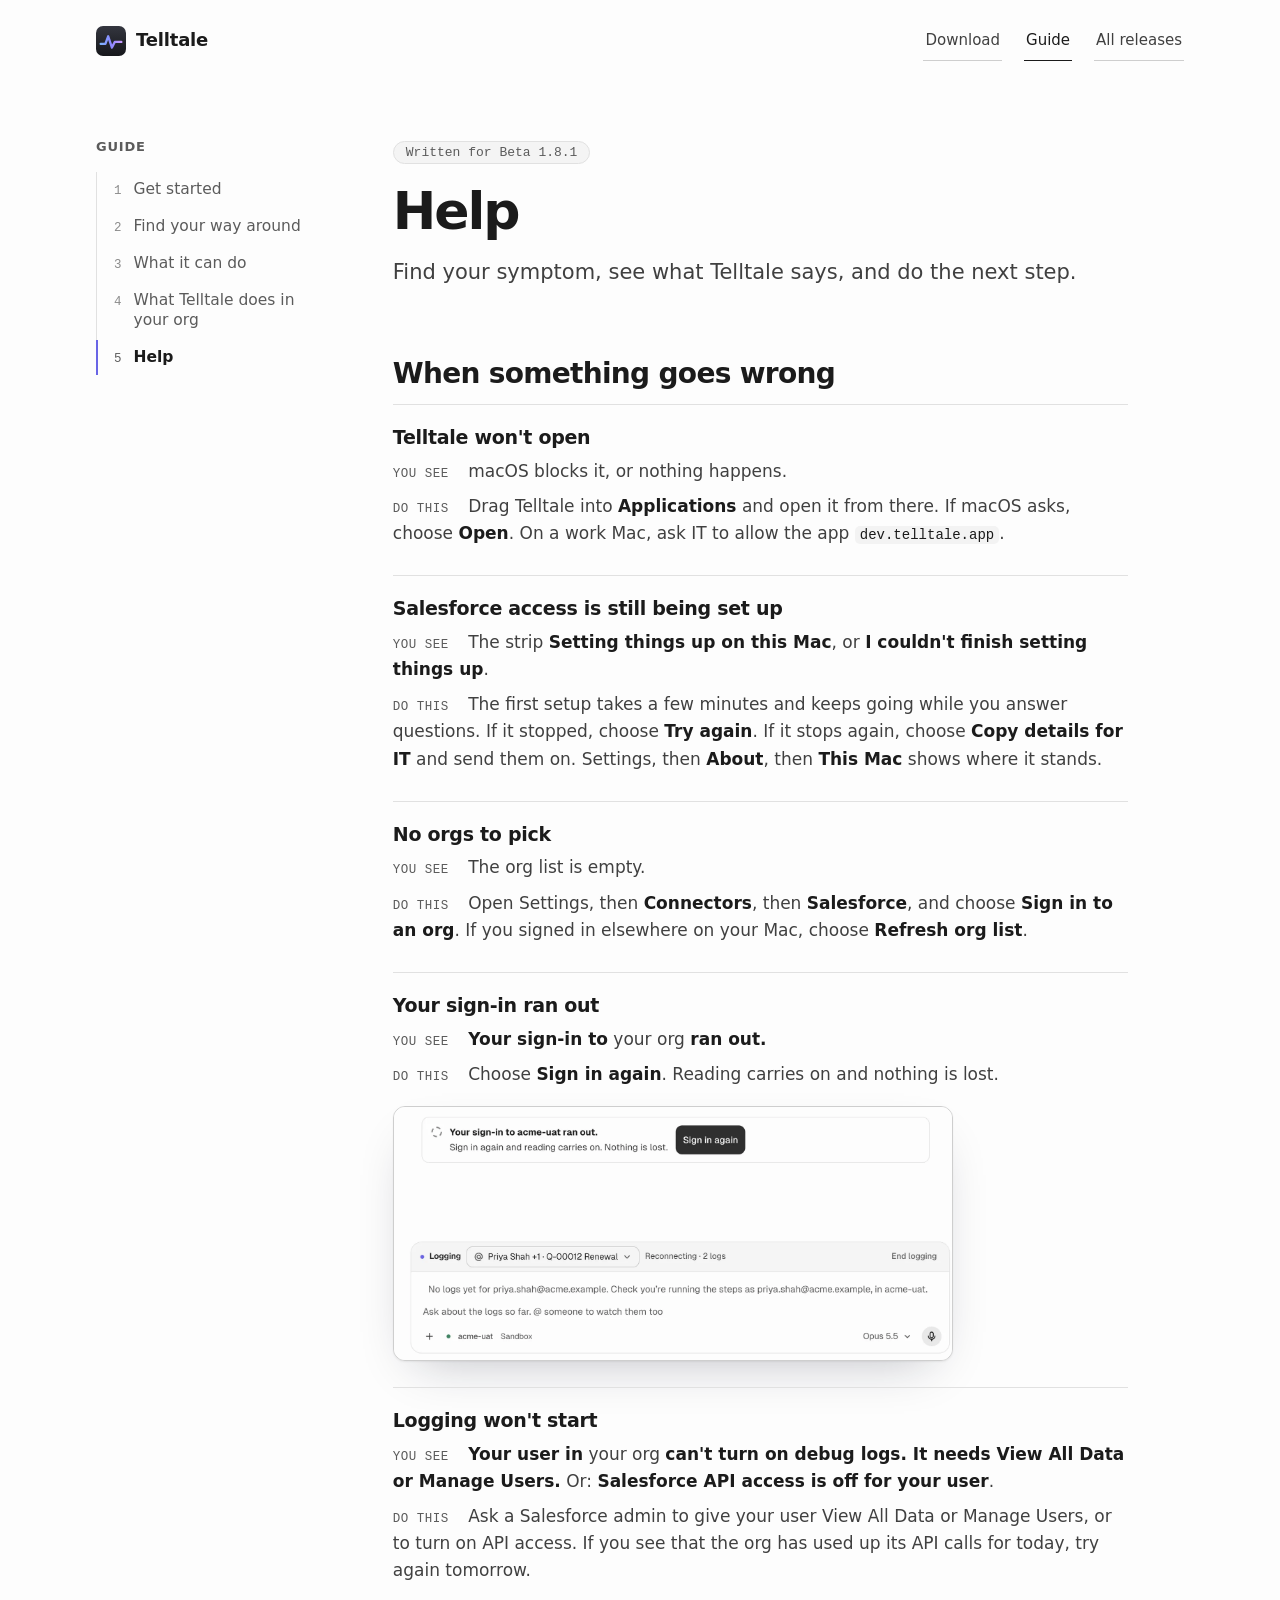
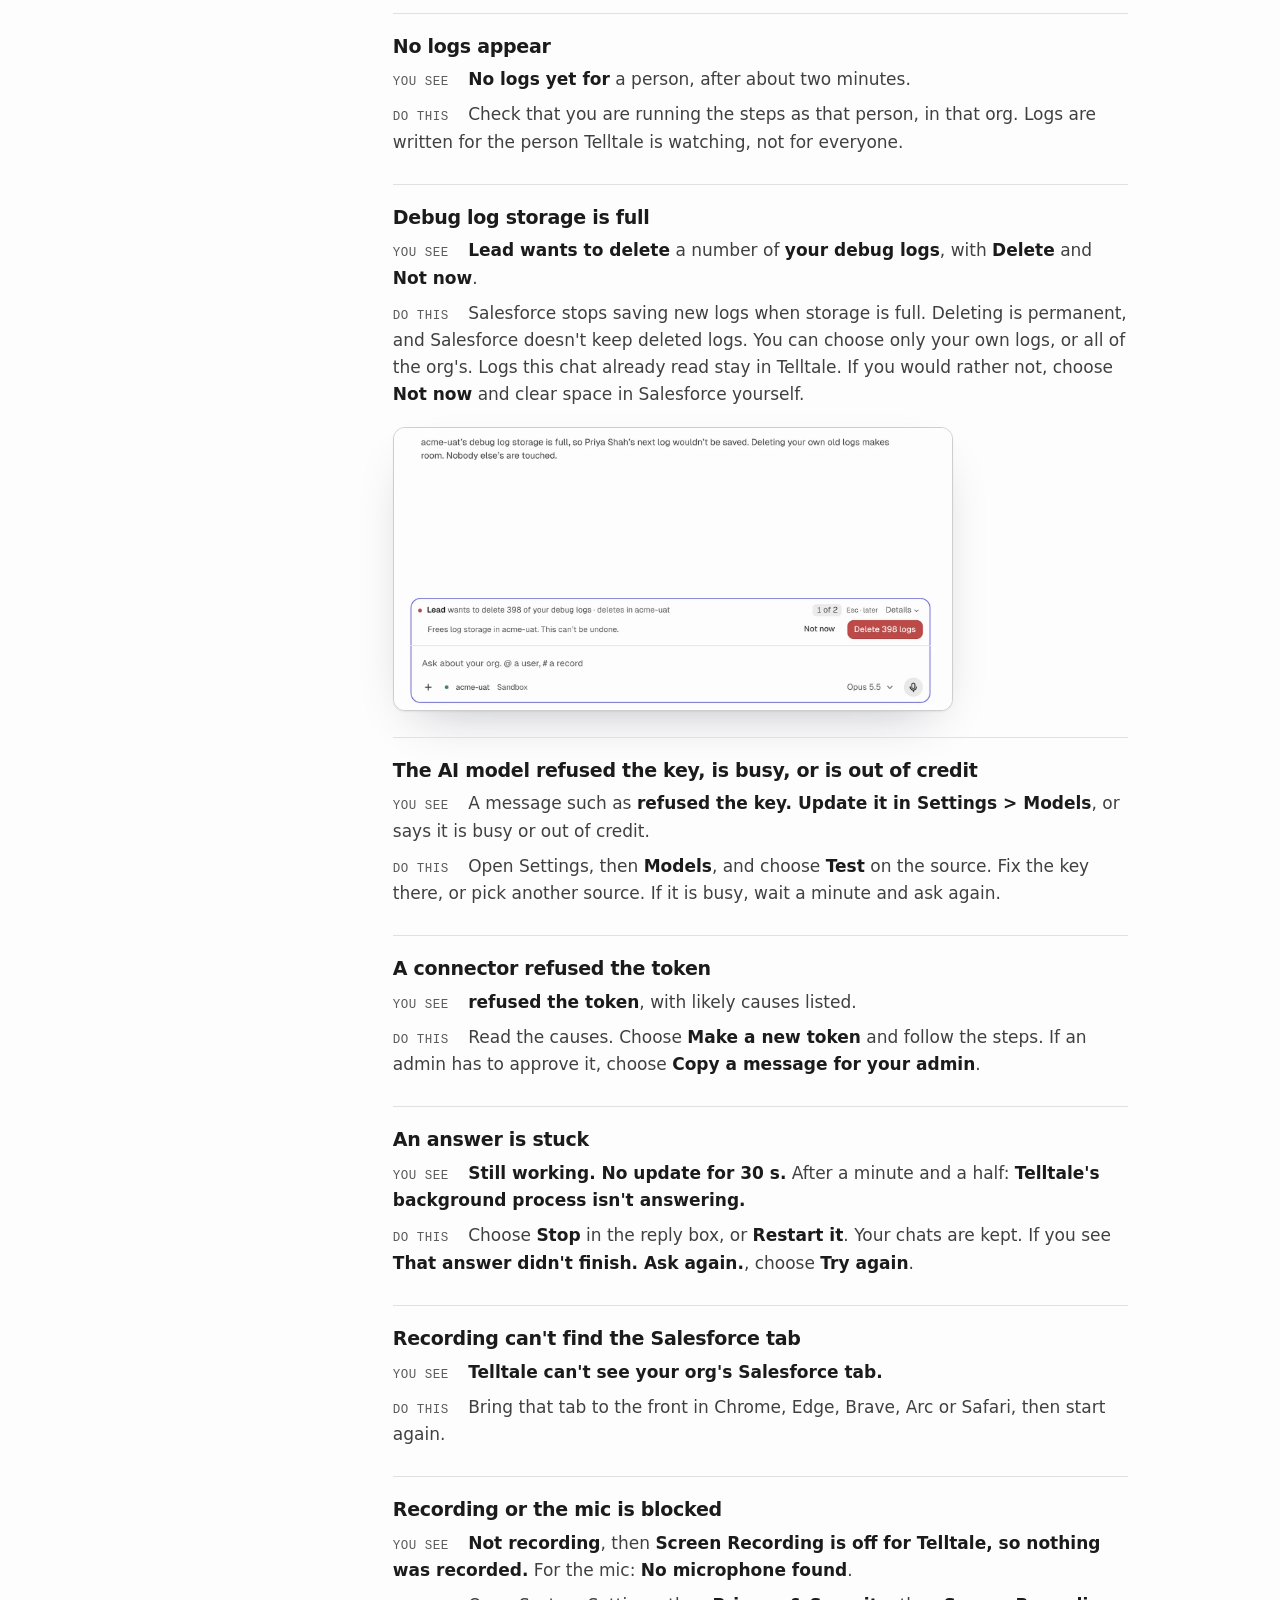
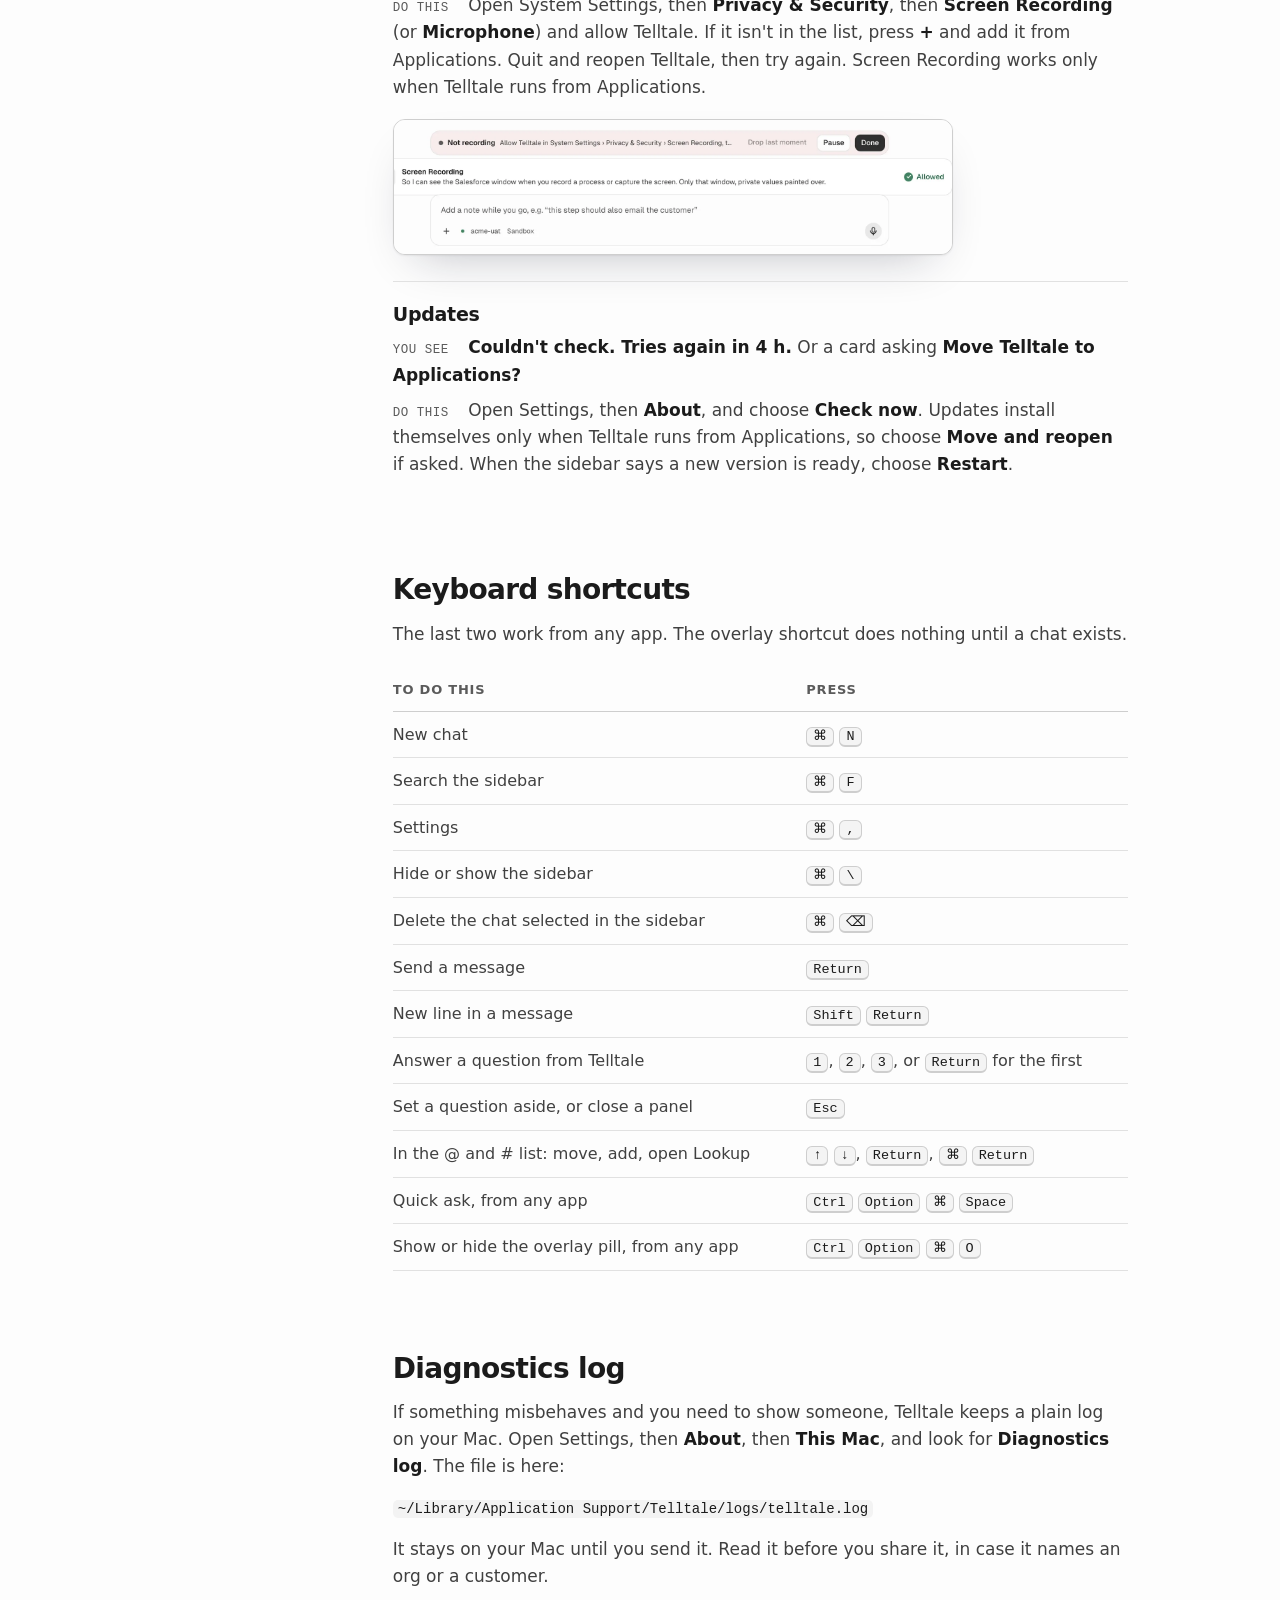
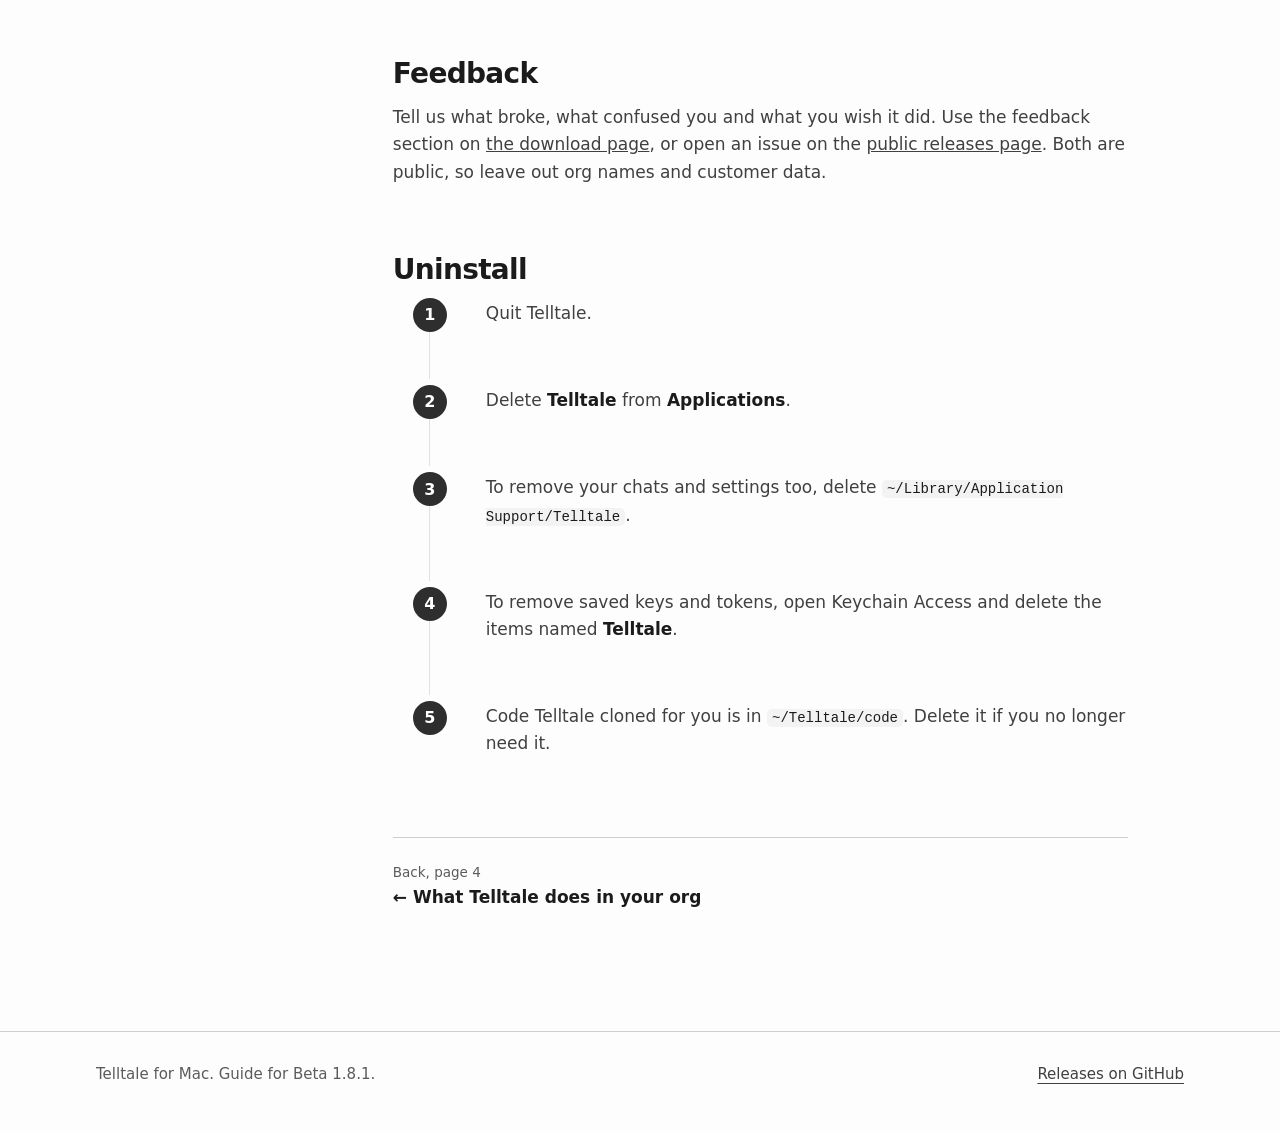
<file: docs/guide/help/index.html>
<!doctype html>
<html lang="en">
<head>
<meta charset="utf-8">
<meta name="viewport" content="width=device-width, initial-scale=1">
<title>Help · Telltale Guide</title>
<meta name="description" content="Fixes by symptom, keyboard shortcuts, the diagnostics log, feedback and uninstall. Written for Beta 1.8.1.">
<meta name="color-scheme" content="light dark">
<link rel="icon" href="../favicon.svg" type="image/svg+xml">
<link rel="stylesheet" href="../guide.css">
</head>
<body>
<div class="wrap">
  <header class="top">
    <a class="brand" href="../../" aria-label="Telltale, home">
      <svg viewBox="0 0 64 64" aria-hidden="true"><defs><linearGradient id="bg1" x1="0" y1="0" x2="1" y2="0"><stop offset="0" stop-color="#7FB4FF"/><stop offset=".5" stop-color="#8A86FF"/><stop offset="1" stop-color="#C79BFF"/></linearGradient><linearGradient id="bg2" x1="0" y1="0" x2="0" y2="1"><stop offset="0" stop-color="#34363F"/><stop offset="1" stop-color="#16171B"/></linearGradient></defs><rect width="64" height="64" rx="15" fill="url(#bg2)"/><path d="M10 38h10l6-16 8 24 6-12h14" fill="none" stroke="url(#bg1)" stroke-width="5" stroke-linecap="round" stroke-linejoin="round"/></svg>
      Telltale
    </a>
    <nav class="toplinks" aria-label="Site"><a class="toplink" href="../../#download">Download</a><a class="toplink" href="../" aria-current="page">Guide</a><a class="toplink hide-s" href="https://github.com/ryanStark24/telltale-releases/releases">All releases</a></nav>
  </header>

  <div class="layout">
    <aside class="side" aria-label="Guide pages">
      <h2>Guide</h2>
      <ol><li><a href="../"><span>1</span>Get started</a></li><li><a href="../around/"><span>2</span>Find your way around</a></li><li><a href="../features/"><span>3</span>What it can do</a></li><li><a href="../your-org/"><span>4</span>What Telltale does in your org</a></li><li><a href="../help/" aria-current="page"><span>5</span>Help</a></li></ol>
    </aside>

    <article>
      <details class="mnav">
        <summary><span>Guide <small>· 5 of 5 · Help</small></span></summary>
        <ol><li><a href="../"><span>1</span>Get started</a></li><li><a href="../around/"><span>2</span>Find your way around</a></li><li><a href="../features/"><span>3</span>What it can do</a></li><li><a href="../your-org/"><span>4</span>What Telltale does in your org</a></li><li><a href="../help/" aria-current="page"><span>5</span>Help</a></li></ol>
      </details>

      <p class="stamp">Written for Beta 1.8.1</p>
      <h1>Help</h1>
      <p class="lede">Find your symptom, see what Telltale says, and do the next step.</p>

      <h2 class="sec" id="trouble">When something goes wrong</h2>
      <section class="sym" id="open">
        <h3>Telltale won't open</h3>
        <p><span class="lbl">You see</span> macOS blocks it, or nothing happens.</p>
        <p><span class="lbl">Do this</span> Drag Telltale into <b>Applications</b> and open it from there. If macOS asks, choose <b>Open</b>. On a work Mac, ask IT to allow the app <code>dev.telltale.app</code>.</p>

      </section>
      <section class="sym" id="setup">
        <h3>Salesforce access is still being set up</h3>
        <p><span class="lbl">You see</span> The strip <b>Setting things up on this Mac</b>, or <b>I couldn't finish setting things up</b>.</p>
        <p><span class="lbl">Do this</span> The first setup takes a few minutes and keeps going while you answer questions. If it stopped, choose <b>Try again</b>. If it stops again, choose <b>Copy details for IT</b> and send them on. Settings, then <b>About</b>, then <b>This Mac</b> shows where it stands.</p>

      </section>
      <section class="sym" id="no-orgs">
        <h3>No orgs to pick</h3>
        <p><span class="lbl">You see</span> The org list is empty.</p>
        <p><span class="lbl">Do this</span> Open Settings, then <b>Connectors</b>, then <b>Salesforce</b>, and choose <b>Sign in to an org</b>. If you signed in elsewhere on your Mac, choose <b>Refresh org list</b>.</p>

      </section>
      <section class="sym" id="signed-out">
        <h3>Your sign-in ran out</h3>
        <p><span class="lbl">You see</span> <b>Your sign-in to</b> your org <b>ran out.</b></p>
        <p><span class="lbl">Do this</span> Choose <b>Sign in again</b>. Reading carries on and nothing is lost.</p>
<figure class="shot"><picture><source media="(prefers-color-scheme: dark)" srcset="../img/g-signin-dark.webp"><img src="../img/g-signin-light.webp" width="1600" height="725" alt="A card saying the sign-in ran out, with a Sign in again button, above the logging line." loading="lazy" decoding="async"></picture></figure>
      </section>
      <section class="sym" id="no-logging">
        <h3>Logging won't start</h3>
        <p><span class="lbl">You see</span> <b>Your user in</b> your org <b>can't turn on debug logs. It needs View All Data or Manage Users.</b> Or: <b>Salesforce API access is off for your user</b>.</p>
        <p><span class="lbl">Do this</span> Ask a Salesforce admin to give your user View All Data or Manage Users, or to turn on API access. If you see that the org has used up its API calls for today, try again tomorrow.</p>

      </section>
      <section class="sym" id="no-logs">
        <h3>No logs appear</h3>
        <p><span class="lbl">You see</span> <b>No logs yet for</b> a person, after about two minutes.</p>
        <p><span class="lbl">Do this</span> Check that you are running the steps as that person, in that org. Logs are written for the person Telltale is watching, not for everyone.</p>

      </section>
      <section class="sym" id="full">
        <h3>Debug log storage is full</h3>
        <p><span class="lbl">You see</span> <b>Lead wants to delete</b> a number of <b>your debug logs</b>, with <b>Delete</b> and <b>Not now</b>.</p>
        <p><span class="lbl">Do this</span> Salesforce stops saving new logs when storage is full. Deleting is permanent, and Salesforce doesn't keep deleted logs. You can choose only your own logs, or all of the org's. Logs this chat already read stay in Telltale. If you would rather not, choose <b>Not now</b> and clear space in Salesforce yourself.</p>
<figure class="shot"><picture><source media="(prefers-color-scheme: dark)" srcset="../img/g-full-dark.webp"><img src="../img/g-full-light.webp" width="1600" height="809" alt="The ask to delete the user's debug logs: Frees log storage. This can't be undone. Not now, Delete." loading="lazy" decoding="async"></picture></figure>
      </section>
      <section class="sym" id="model">
        <h3>The AI model refused the key, is busy, or is out of credit</h3>
        <p><span class="lbl">You see</span> A message such as <b>refused the key. Update it in Settings > Models</b>, or says it is busy or out of credit.</p>
        <p><span class="lbl">Do this</span> Open Settings, then <b>Models</b>, and choose <b>Test</b> on the source. Fix the key there, or pick another source. If it is busy, wait a minute and ask again.</p>

      </section>
      <section class="sym" id="token">
        <h3>A connector refused the token</h3>
        <p><span class="lbl">You see</span> <b>refused the token</b>, with likely causes listed.</p>
        <p><span class="lbl">Do this</span> Read the causes. Choose <b>Make a new token</b> and follow the steps. If an admin has to approve it, choose <b>Copy a message for your admin</b>.</p>

      </section>
      <section class="sym" id="stuck">
        <h3>An answer is stuck</h3>
        <p><span class="lbl">You see</span> <b>Still working. No update for 30 s.</b> After a minute and a half: <b>Telltale's background process isn't answering.</b></p>
        <p><span class="lbl">Do this</span> Choose <b>Stop</b> in the reply box, or <b>Restart it</b>. Your chats are kept. If you see <b>That answer didn't finish. Ask again.</b>, choose <b>Try again</b>.</p>

      </section>
      <section class="sym" id="recording">
        <h3>Recording can't find the Salesforce tab</h3>
        <p><span class="lbl">You see</span> <b>Telltale can't see your org's Salesforce tab.</b></p>
        <p><span class="lbl">Do this</span> Bring that tab to the front in Chrome, Edge, Brave, Arc or Safari, then start again.</p>

      </section>
      <section class="sym" id="blocked">
        <h3>Recording or the mic is blocked</h3>
        <p><span class="lbl">You see</span> <b>Not recording</b>, then <b>Screen Recording is off for Telltale, so nothing was recorded.</b> For the mic: <b>No microphone found</b>.</p>
        <p><span class="lbl">Do this</span> Open System Settings, then <b>Privacy & Security</b>, then <b>Screen Recording</b> (or <b>Microphone</b>) and allow Telltale. If it isn't in the list, press <b>+</b> and add it from Applications. Quit and reopen Telltale, then try again. Screen Recording works only when Telltale runs from Applications.</p>
<figure class="shot"><picture><source media="(prefers-color-scheme: dark)" srcset="../img/g-screenoff-dark.webp"><img src="../img/g-screenoff-light.webp" width="1600" height="384" alt="The recording bar showing Not recording, with the Screen Recording permission row under it." loading="lazy" decoding="async"></picture></figure>
      </section>
      <section class="sym" id="updates">
        <h3>Updates</h3>
        <p><span class="lbl">You see</span> <b>Couldn't check. Tries again in 4 h.</b> Or a card asking <b>Move Telltale to Applications?</b></p>
        <p><span class="lbl">Do this</span> Open Settings, then <b>About</b>, and choose <b>Check now</b>. Updates install themselves only when Telltale runs from Applications, so choose <b>Move and reopen</b> if asked. When the sidebar says a new version is ready, choose <b>Restart</b>.</p>

      </section>

      <h2 class="sec" id="keys">Keyboard shortcuts</h2>
      <p>The last two work from any app. The overlay shortcut does nothing until a chat exists.</p>
      <div class="tw"><table class="keys"><thead><tr><th>To do this</th><th>Press</th></tr></thead><tbody><tr><td>New chat</td><td><kbd>⌘</kbd> <kbd>N</kbd></td></tr><tr><td>Search the sidebar</td><td><kbd>⌘</kbd> <kbd>F</kbd></td></tr><tr><td>Settings</td><td><kbd>⌘</kbd> <kbd>,</kbd></td></tr><tr><td>Hide or show the sidebar</td><td><kbd>⌘</kbd> <kbd>\</kbd></td></tr><tr><td>Delete the chat selected in the sidebar</td><td><kbd>⌘</kbd> <kbd>⌫</kbd></td></tr><tr><td>Send a message</td><td><kbd>Return</kbd></td></tr><tr><td>New line in a message</td><td><kbd>Shift</kbd> <kbd>Return</kbd></td></tr><tr><td>Answer a question from Telltale</td><td><kbd>1</kbd>, <kbd>2</kbd>, <kbd>3</kbd>, or <kbd>Return</kbd> for the first</td></tr><tr><td>Set a question aside, or close a panel</td><td><kbd>Esc</kbd></td></tr><tr><td>In the @ and # list: move, add, open Lookup</td><td><kbd>↑</kbd> <kbd>↓</kbd>, <kbd>Return</kbd>, <kbd>⌘</kbd> <kbd>Return</kbd></td></tr><tr><td>Quick ask, from any app</td><td><kbd>Ctrl</kbd> <kbd>Option</kbd> <kbd>⌘</kbd> <kbd>Space</kbd></td></tr><tr><td>Show or hide the overlay pill, from any app</td><td><kbd>Ctrl</kbd> <kbd>Option</kbd> <kbd>⌘</kbd> <kbd>O</kbd></td></tr></tbody></table></div>

      <h2 class="sec" id="log">Diagnostics log</h2>
      <p>If something misbehaves and you need to show someone, Telltale keeps a plain log on your Mac. Open Settings, then <b>About</b>, then <b>This Mac</b>, and look for <b>Diagnostics log</b>. The file is here:</p>
      <p><code>~/Library/Application Support/Telltale/logs/telltale.log</code></p>
      <p>It stays on your Mac until you send it. Read it before you share it, in case it names an org or a customer.</p>

      <h2 class="sec" id="fb">Feedback</h2>
      <p>Tell us what broke, what confused you and what you wish it did. Use the feedback section on <a href="../../#fb">the download page</a>, or open an issue on the <a href="https://github.com/ryanStark24/telltale-releases/releases">public releases page</a>. Both are public, so leave out org names and customer data.</p>

      <h2 class="sec" id="uninstall">Uninstall</h2>
      <ol class="plain steps">
        <li>Quit Telltale.</li>
        <li>Delete <b>Telltale</b> from <b>Applications</b>.</li>
        <li>To remove your chats and settings too, delete <code>~/Library/Application Support/Telltale</code>.</li>
        <li>To remove saved keys and tokens, open Keychain Access and delete the items named <b>Telltale</b>.</li>
        <li>Code Telltale cloned for you is in <code>~/Telltale/code</code>. Delete it if you no longer need it.</li>
      </ol>

      <nav class="next" aria-label="Guide pages">
        <a href="../your-org/"><small>Back, page 4</small><b>← What Telltale does in your org</b></a>
        <span></span>
      </nav>
    </article>
  </div>
</div>
<footer>
  <div class="wrap">
    <span>Telltale for Mac. Guide for Beta 1.8.1.</span>
    <a href="https://github.com/ryanStark24/telltale-releases/releases">Releases on GitHub</a>
  </div>
</footer>
</body>
</html>
</file>
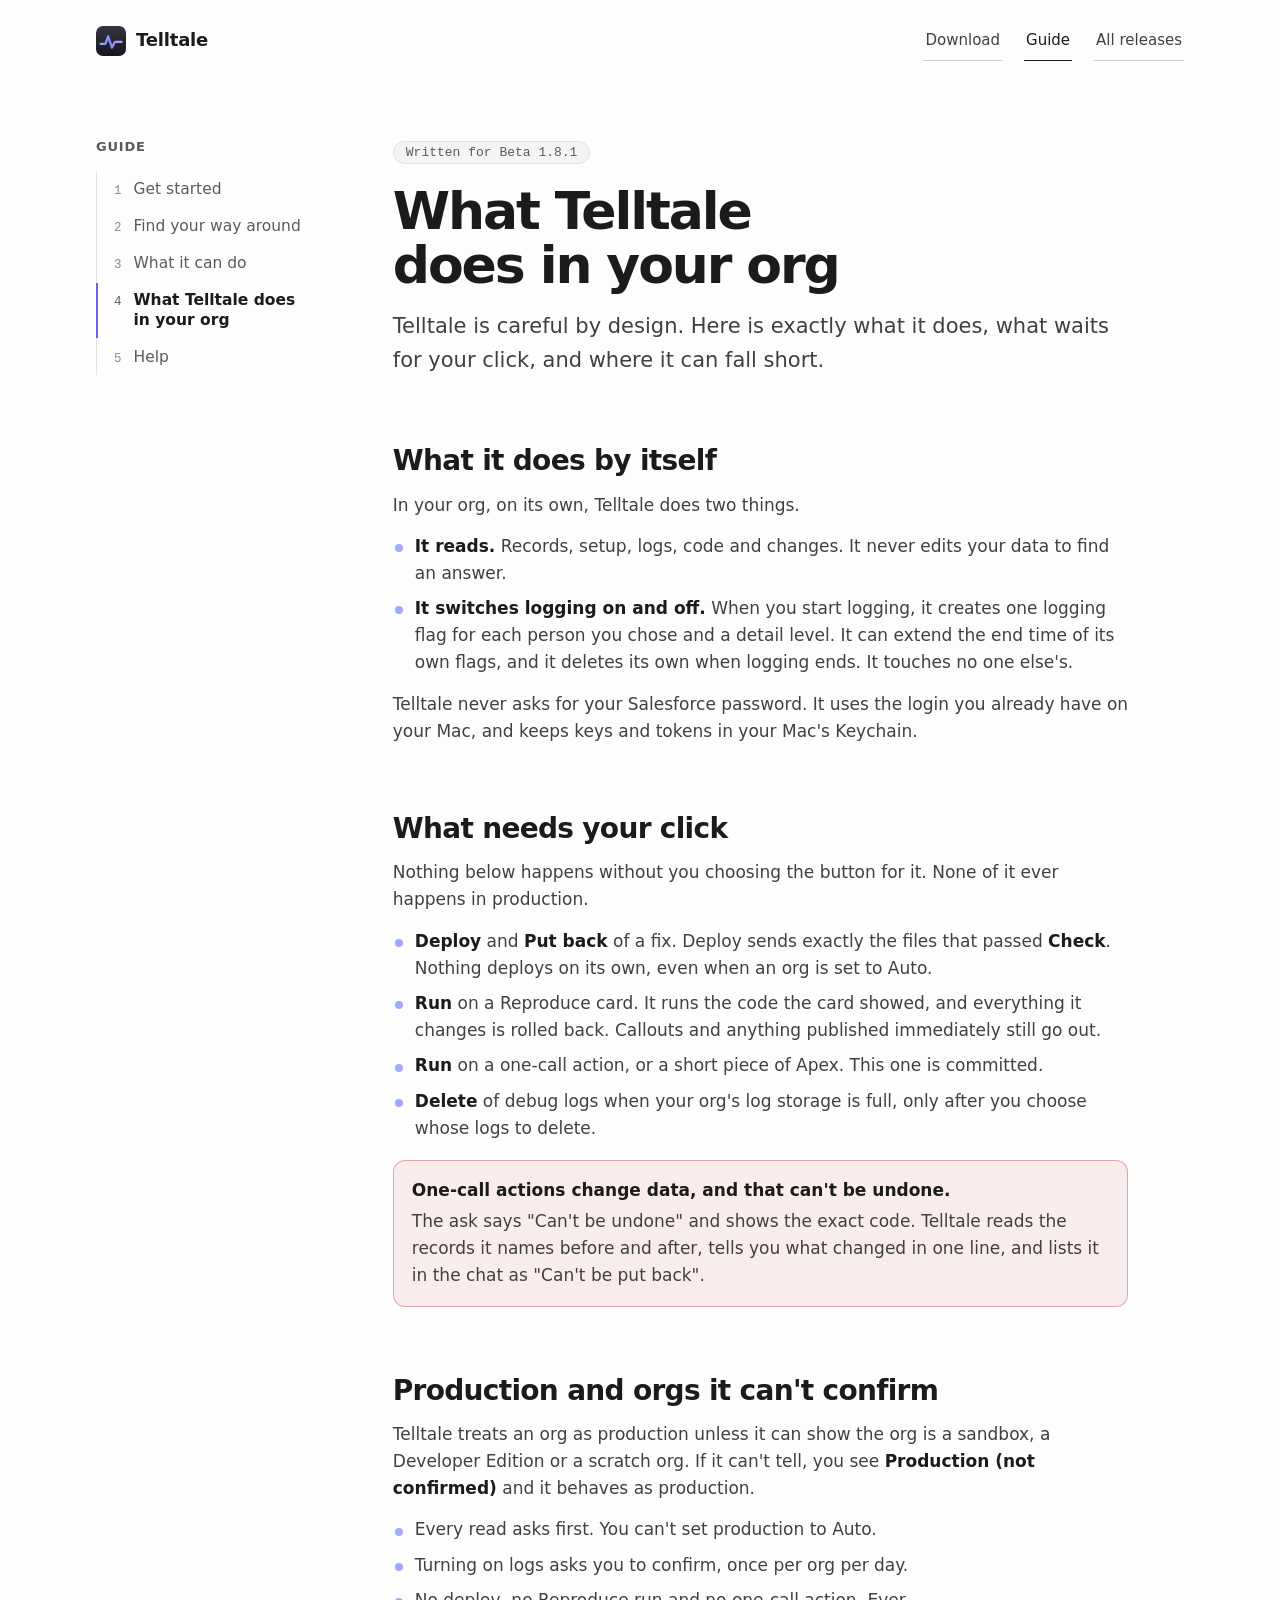
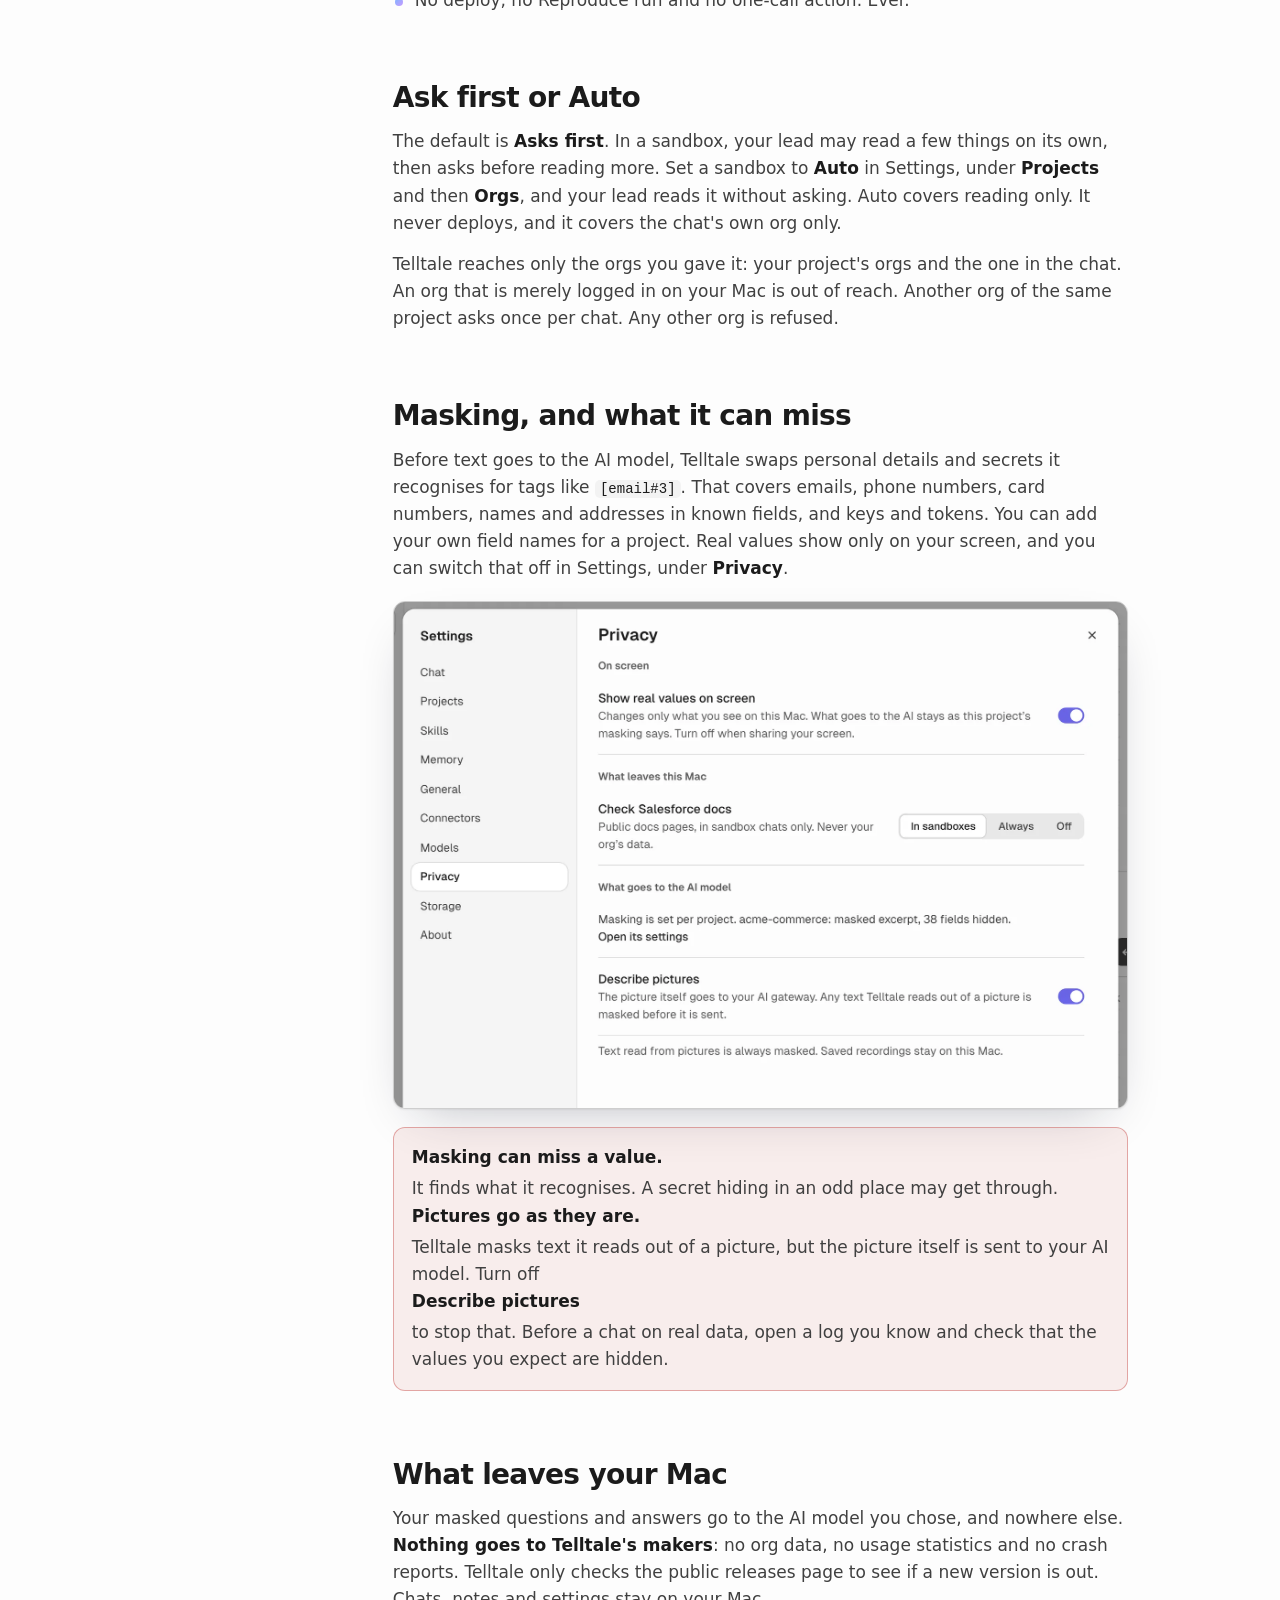
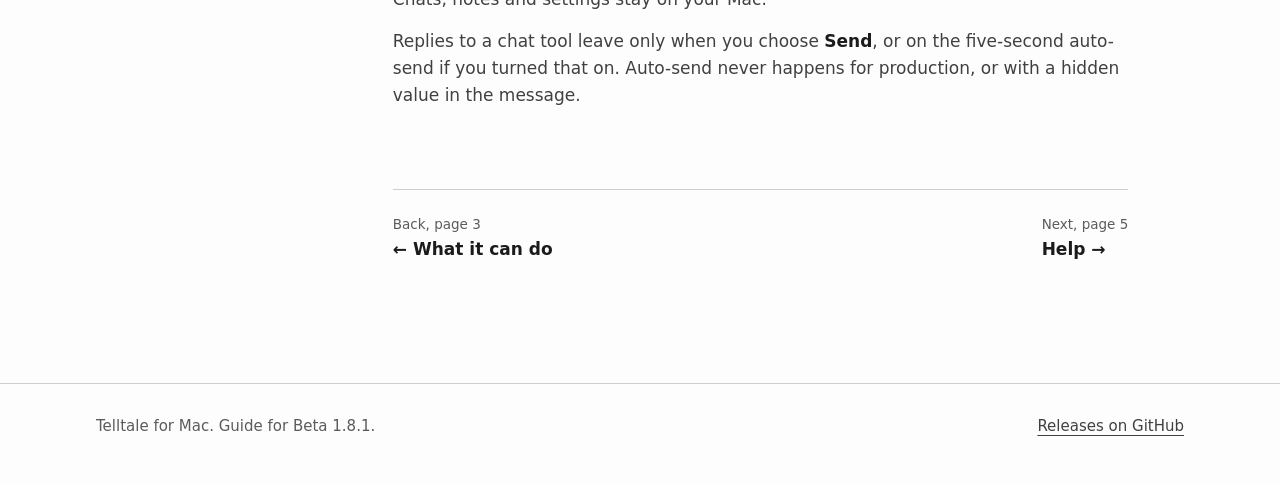
<file: docs/guide/your-org/index.html>
<!doctype html>
<html lang="en">
<head>
<meta charset="utf-8">
<meta name="viewport" content="width=device-width, initial-scale=1">
<title>What Telltale does in your org · Telltale Guide</title>
<meta name="description" content="What Telltale reads, what it writes, and what always needs your click. Written for Beta 1.8.1.">
<meta name="color-scheme" content="light dark">
<link rel="icon" href="../favicon.svg" type="image/svg+xml">
<link rel="stylesheet" href="../guide.css">
</head>
<body>
<div class="wrap">
  <header class="top">
    <a class="brand" href="../../" aria-label="Telltale, home">
      <svg viewBox="0 0 64 64" aria-hidden="true"><defs><linearGradient id="bg1" x1="0" y1="0" x2="1" y2="0"><stop offset="0" stop-color="#7FB4FF"/><stop offset=".5" stop-color="#8A86FF"/><stop offset="1" stop-color="#C79BFF"/></linearGradient><linearGradient id="bg2" x1="0" y1="0" x2="0" y2="1"><stop offset="0" stop-color="#34363F"/><stop offset="1" stop-color="#16171B"/></linearGradient></defs><rect width="64" height="64" rx="15" fill="url(#bg2)"/><path d="M10 38h10l6-16 8 24 6-12h14" fill="none" stroke="url(#bg1)" stroke-width="5" stroke-linecap="round" stroke-linejoin="round"/></svg>
      Telltale
    </a>
    <nav class="toplinks" aria-label="Site"><a class="toplink" href="../../#download">Download</a><a class="toplink" href="../" aria-current="page">Guide</a><a class="toplink hide-s" href="https://github.com/ryanStark24/telltale-releases/releases">All releases</a></nav>
  </header>

  <div class="layout">
    <aside class="side" aria-label="Guide pages">
      <h2>Guide</h2>
      <ol><li><a href="../"><span>1</span>Get started</a></li><li><a href="../around/"><span>2</span>Find your way around</a></li><li><a href="../features/"><span>3</span>What it can do</a></li><li><a href="../your-org/" aria-current="page"><span>4</span>What Telltale does in your org</a></li><li><a href="../help/"><span>5</span>Help</a></li></ol>
    </aside>

    <article>
      <details class="mnav">
        <summary><span>Guide <small>· 4 of 5 · What Telltale does in your org</small></span></summary>
        <ol><li><a href="../"><span>1</span>Get started</a></li><li><a href="../around/"><span>2</span>Find your way around</a></li><li><a href="../features/"><span>3</span>What it can do</a></li><li><a href="../your-org/" aria-current="page"><span>4</span>What Telltale does in your org</a></li><li><a href="../help/"><span>5</span>Help</a></li></ol>
      </details>

      <p class="stamp">Written for Beta 1.8.1</p>
      <h1>What Telltale does in your org</h1>
      <p class="lede">Telltale is careful by design. Here is exactly what it does, what waits for your click, and where it can fall short.</p>

      <h2 class="sec" id="by-itself">What it does by itself</h2>
      <p>In your org, on its own, Telltale does two things.</p>
      <ul class="plain">
        <li><b>It reads.</b> Records, setup, logs, code and changes. It never edits your data to find an answer.</li>
        <li><b>It switches logging on and off.</b> When you start logging, it creates one logging flag for each person you chose and a detail level. It can extend the end time of its own flags, and it deletes its own when logging ends. It touches no one else's.</li>
      </ul>
      <p>Telltale never asks for your Salesforce password. It uses the login you already have on your Mac, and keeps keys and tokens in your Mac's Keychain.</p>

      <h2 class="sec" id="click">What needs your click</h2>
      <p>Nothing below happens without you choosing the button for it. None of it ever happens in production.</p>
      <ul class="plain">
        <li><b>Deploy</b> and <b>Put back</b> of a fix. Deploy sends exactly the files that passed <b>Check</b>. Nothing deploys on its own, even when an org is set to Auto.</li>
        <li><b>Run</b> on a Reproduce card. It runs the code the card showed, and everything it changes is rolled back. Callouts and anything published immediately still go out.</li>
        <li><b>Run</b> on a one-call action, or a short piece of Apex. This one is committed.</li>
        <li><b>Delete</b> of debug logs when your org's log storage is full, only after you choose whose logs to delete.</li>
      </ul>
      <div class="fact warn"><b>One-call actions change data, and that can't be undone.</b><p>The ask says "Can't be undone" and shows the exact code. Telltale reads the records it names before and after, tells you what changed in one line, and lists it in the chat as "Can't be put back".</p></div>

      <h2 class="sec" id="production">Production and orgs it can't confirm</h2>
      <p>Telltale treats an org as production unless it can show the org is a sandbox, a Developer Edition or a scratch org. If it can't tell, you see <b>Production (not confirmed)</b> and it behaves as production.</p>
      <ul class="plain">
        <li>Every read asks first. You can't set production to Auto.</li>
        <li>Turning on logs asks you to confirm, once per org per day.</li>
        <li>No deploy, no Reproduce run and no one-call action. Ever.</li>
      </ul>

      <h2 class="sec" id="reads">Ask first or Auto</h2>
      <p>The default is <b>Asks first</b>. In a sandbox, your lead may read a few things on its own, then asks before reading more. Set a sandbox to <b>Auto</b> in Settings, under <b>Projects</b> and then <b>Orgs</b>, and your lead reads it without asking. Auto covers reading only. It never deploys, and it covers the chat's own org only.</p>
      <p>Telltale reaches only the orgs you gave it: your project's orgs and the one in the chat. An org that is merely logged in on your Mac is out of reach. Another org of the same project asks once per chat. Any other org is refused.</p>

      <h2 class="sec" id="masking">Masking, and what it can miss</h2>
      <p>Before text goes to the AI model, Telltale swaps personal details and secrets it recognises for tags like <code>[email#3]</code>. That covers emails, phone numbers, card numbers, names and addresses in known fields, and keys and tokens. You can add your own field names for a project. Real values show only on your screen, and you can switch that off in Settings, under <b>Privacy</b>.</p>
      <figure class="shot"><picture><source media="(prefers-color-scheme: dark)" srcset="../img/g-privacy-dark.webp"><img src="../img/g-privacy-light.webp" width="1600" height="1105" alt="Settings, Privacy: Show real values on screen, Check Salesforce docs, and Describe pictures." loading="lazy" decoding="async"></picture></figure>
      <div class="fact warn"><b>Masking can miss a value.</b><p>It finds what it recognises. A secret hiding in an odd place may get through. <b>Pictures go as they are.</b> Telltale masks text it reads out of a picture, but the picture itself is sent to your AI model. Turn off <b>Describe pictures</b> to stop that. Before a chat on real data, open a log you know and check that the values you expect are hidden.</p></div>

      <h2 class="sec" id="leaves">What leaves your Mac</h2>
      <p>Your masked questions and answers go to the AI model you chose, and nowhere else. <b>Nothing goes to Telltale's makers</b>: no org data, no usage statistics and no crash reports. Telltale only checks the public releases page to see if a new version is out. Chats, notes and settings stay on your Mac.</p>
      <p>Replies to a chat tool leave only when you choose <b>Send</b>, or on the five-second auto-send if you turned that on. Auto-send never happens for production, or with a hidden value in the message.</p>

      <nav class="next" aria-label="Guide pages">
        <a href="../features/"><small>Back, page 3</small><b>← What it can do</b></a>
        <a href="../help/"><small>Next, page 5</small><b>Help →</b></a>
      </nav>
    </article>
  </div>
</div>
<footer>
  <div class="wrap">
    <span>Telltale for Mac. Guide for Beta 1.8.1.</span>
    <a href="https://github.com/ryanStark24/telltale-releases/releases">Releases on GitHub</a>
  </div>
</footer>
</body>
</html>
</file>
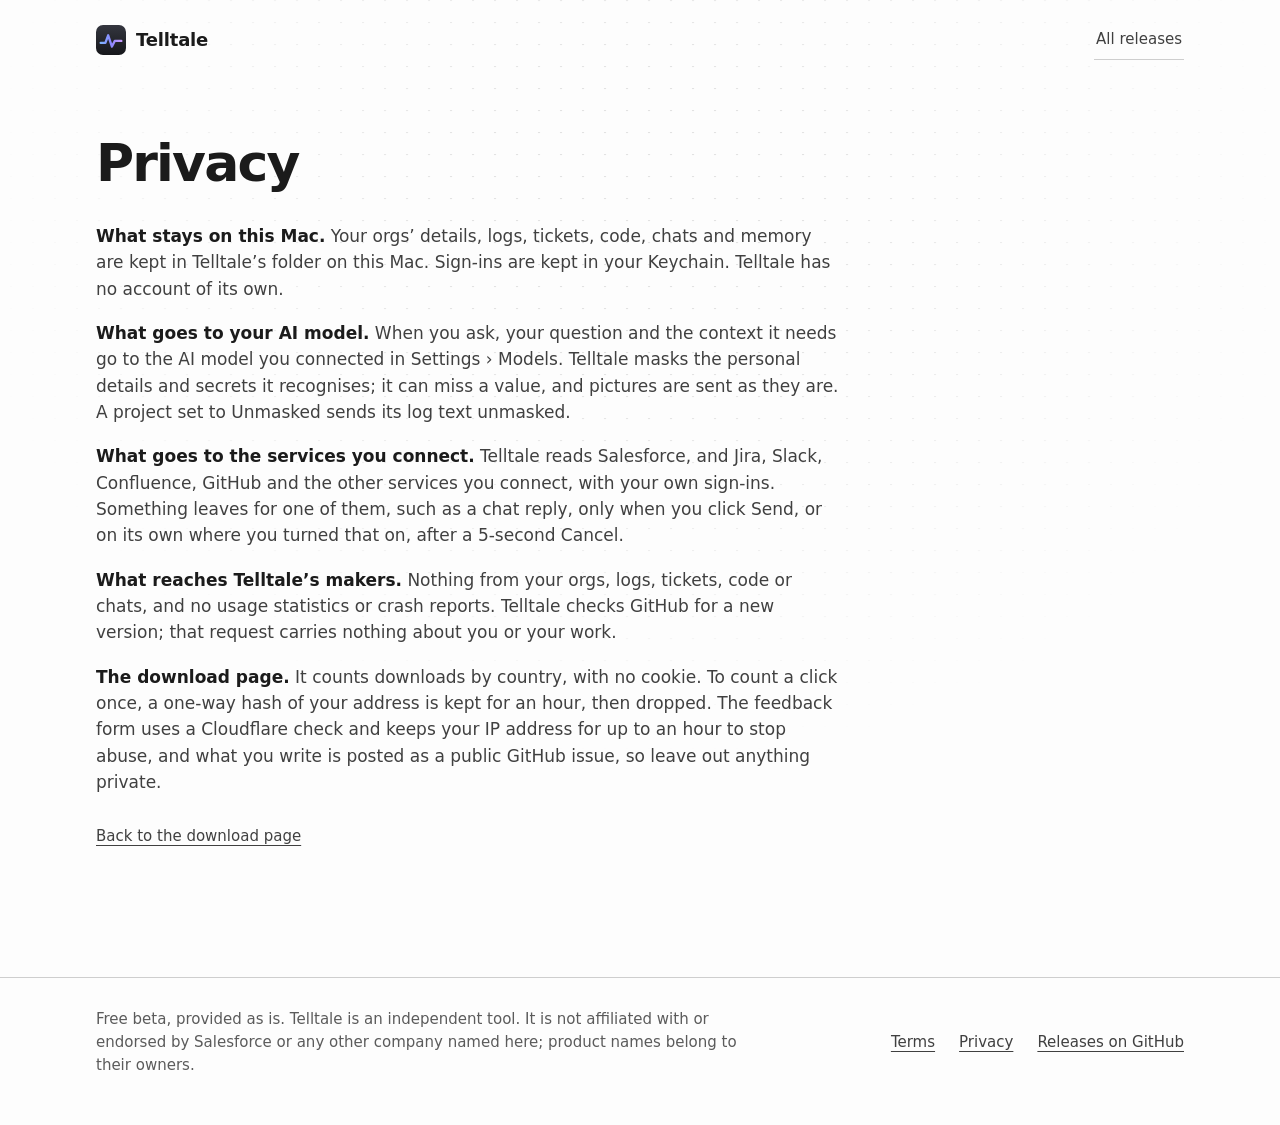
<file: docs/privacy.html>
<!doctype html>
<html lang="en">
<head>
<meta charset="utf-8">
<meta name="viewport" content="width=device-width, initial-scale=1">
<title>Privacy — Telltale</title>
<meta name="description" content="Kept on this Mac. Sent only to the AI model and services you connect.">
<meta name="color-scheme" content="light dark">
<link rel="icon" href="favicon.svg" type="image/svg+xml">
<style>
:root{
  --bg:oklch(0.995 0 60); --bg-subtle:oklch(0.968 0 60); --bg-raised:#fff; --bg-muted:oklch(0.93 0 60);
  --fg:oklch(0.22 0 60); --fg-2:oklch(0.37 0 60); --fg-muted:oklch(0.47 0 60);
  --line:oklch(0.85 0 60); --line-subtle:oklch(0.91 0 60);
  --accent:oklch(0.3 0 60); --on-accent:#fff; --accent-tint:oklch(0.3 0 60 / .07);
  --live:oklch(0.58 0.19 280); --live-text:oklch(0.52 0.17 280); --live-tint:oklch(0.58 0.19 280 / .09);
  --danger-text:oklch(0.5 0.14 24); --danger-tint:oklch(0.62 0.14 24 / .1);
  --ok:oklch(0.46 0.085 158); --ok-tint:oklch(0.58 0.09 158 / .1);
  --code-bg:oklch(0.965 0 60);
  --dot:oklch(0.3 0 60 / .13);
  --trace-a:#7FB4FF; --trace-b:#8A86FF; --trace-c:#C79BFF; --glow:rgba(111,107,255,.28);
  --shadow:0 1px 2px oklch(0.2 0 60 / .08),0 24px 60px -12px oklch(0.2 0.05 280 / .28),0 60px 120px -30px oklch(0.3 0.1 280 / .3);
  --font:-apple-system,BlinkMacSystemFont,system-ui,"Segoe UI",sans-serif;
  --mono:ui-monospace,"SF Mono",Menlo,Consolas,monospace;
  --ease:cubic-bezier(.2,.8,.2,1);
}
@media (prefers-color-scheme:dark){:root{
  --bg:oklch(0.225 0 60); --bg-subtle:oklch(0.205 0 60); --bg-raised:oklch(0.258 0 60); --bg-muted:oklch(0.295 0 60);
  --fg:oklch(0.9 0 75); --fg-2:oklch(0.8 0 75); --fg-muted:oklch(0.72 0 70);
  --line:oklch(0.38 0 60); --line-subtle:oklch(0.31 0 60);
  --accent:oklch(0.9 0 60); --on-accent:oklch(0.18 0 60); --accent-tint:oklch(0.9 0 60 / .1);
  --live:oklch(0.7 0.11 282); --live-text:oklch(0.8 0.08 282); --live-tint:oklch(0.7 0.11 282 / .13);
  --danger-text:oklch(0.8 0.09 24); --danger-tint:oklch(0.65 0.13 24 / .14);
  --ok:oklch(0.8 0.09 158); --ok-tint:oklch(0.7 0.095 158 / .14);
  --code-bg:oklch(0.245 0 60);
  --dot:oklch(0.88 0 60 / .16);
  --glow:rgba(138,134,255,.32);
  --shadow:0 1px 0 oklch(1 0 0 / .06) inset,0 30px 80px -10px rgba(0,0,0,.6),0 0 120px -20px rgba(111,107,255,.35);
}}
*{box-sizing:border-box}
html{-webkit-text-size-adjust:100%;scroll-behavior:smooth}
body{margin:0;background:var(--bg);color:var(--fg);font:400 17px/1.55 var(--font);-webkit-font-smoothing:antialiased;overflow-x:hidden}
a{color:inherit}
:focus-visible{outline:2px solid var(--live-text);outline-offset:3px;border-radius:6px}
.wrap{width:100%;max-width:1120px;margin:0 auto;padding:0 16px}
.skip{position:absolute;left:16px;top:-60px;background:var(--accent);color:var(--on-accent);padding:10px 14px;border-radius:8px;z-index:10}
.skip:focus{top:12px}

/* backdrop: dot grid that fades out, like the app's Signal field */
.backdrop{position:absolute;inset:0 0 auto 0;height:900px;z-index:-1;pointer-events:none;
  background:radial-gradient(circle at 50% 0,var(--dot) 1.2px,transparent 1.6px) 0 0/22px 22px;
  -webkit-mask-image:radial-gradient(ellipse 70% 80% at 50% 25%,#000 20%,transparent 75%);mask-image:radial-gradient(ellipse 70% 80% at 50% 25%,#000 20%,transparent 75%)}
header.top{display:flex;align-items:center;justify-content:space-between;padding:20px 0}
.brand{display:flex;align-items:center;gap:10px;font-weight:650;font-size:18px;letter-spacing:-.01em;text-decoration:none}
.brand svg{width:30px;height:30px;display:block}
.toplink{font-size:15px;color:var(--fg-2);text-decoration:none;padding:8px 2px;border-bottom:1px solid var(--line)}
.toplink:hover{color:var(--fg);border-color:var(--fg)}

.hero{text-align:center;padding:clamp(36px,7vw,84px) 0 0;position:relative}
h1{margin:0 auto;font-size:clamp(40px,8.4vw,92px);line-height:1;letter-spacing:-.045em;font-weight:700;max-width:14ch;text-wrap:balance}
h1 .trace{background:linear-gradient(95deg,var(--trace-a),var(--trace-b) 45%,var(--trace-c));-webkit-background-clip:text;background-clip:text;color:transparent;background-size:200% 100%;animation:sheen 7s ease-in-out infinite alternate}
@keyframes sheen{to{background-position:100% 0}}
.lede{margin:22px auto 0;max-width:34em;font-size:clamp(17px,2.2vw,21px);color:var(--fg-2);text-wrap:balance}
.cta{margin:34px auto 0;display:flex;flex-direction:column;align-items:center;gap:10px}
.btn{display:inline-flex;align-items:center;gap:10px;background:var(--accent);color:var(--on-accent);font-weight:600;font-size:18px;text-decoration:none;padding:16px 28px;border-radius:14px;min-height:52px;box-shadow:0 1px 0 oklch(1 0 0 / .2) inset,0 10px 30px -8px var(--glow);transition:transform .18s var(--ease),box-shadow .18s var(--ease)}
.btn:hover{transform:translateY(-2px);box-shadow:0 1px 0 oklch(1 0 0 / .2) inset,0 16px 40px -8px var(--glow)}
.btn:active{transform:translateY(0)}
.btn svg{width:20px;height:20px;flex:none}
.btn .bt{display:flex;flex-direction:column;align-items:flex-start;line-height:1.2;text-align:left}
.btn .bl{font-size:18px;font-weight:650}
.btn small{font-size:13.5px;font-weight:450;opacity:.85;margin-top:2px}
.btn.sec{background:var(--bg-raised);color:var(--fg);border:1px solid var(--line);box-shadow:none}
.btn.sec:hover{border-color:var(--fg-2);box-shadow:none}
.btn[hidden]{display:none}
.dls{display:flex;flex-wrap:wrap;justify-content:center;gap:12px}
.latest{margin:0;display:inline-flex;align-items:center;gap:10px;flex-wrap:wrap;justify-content:center;font-size:16px;color:var(--fg-2);background:var(--bg-subtle);border:1px solid var(--line);border-radius:99px;padding:6px 16px 6px 6px}
.latest b{color:var(--fg);font-weight:650}
.latest .pill{background:var(--live-tint);color:var(--live-text);font-weight:600;font-size:13.5px;padding:3px 12px;border-radius:99px}
.latest .sep{opacity:.5;margin:0 -4px}
.meta{font-size:14.5px;color:var(--fg-muted);min-height:22px;margin:0}
.alt{font-size:15px;margin:0;color:var(--fg-2)}
.alt a{text-underline-offset:3px}
.alt[hidden]{display:none}
.hint{font-size:14px;color:var(--fg-muted);margin:2px 0 0;max-width:38em}

/* the window */
.stage{margin:clamp(40px,6vw,72px) auto 0;perspective:1800px;position:relative;max-width:1100px}
.stage::before{content:"";position:absolute;left:6%;right:6%;top:12%;bottom:-8%;background:radial-gradient(closest-side,var(--glow),transparent);filter:blur(34px);z-index:0}
.win{position:relative;z-index:1;margin:0;text-align:left;background:var(--bg-raised);border:1px solid var(--line);border-radius:14px;box-shadow:var(--shadow);transform:rotateX(var(--rx,0deg)) rotateY(var(--ry,0deg));transition:transform .25s var(--ease);will-change:transform;overflow:hidden}
.win-bar{display:flex;align-items:center;gap:8px;padding:10px 14px;background:var(--bg-subtle);border-bottom:1px solid var(--line-subtle);position:relative}
.lights{display:flex;gap:7px;flex:none}
.lights i{width:12px;height:12px;border-radius:50%;display:block;background:var(--bg-muted);box-shadow:inset 0 0 0 1px var(--line)}
.win-title{font-size:13px;color:var(--fg-muted);margin:0 auto;padding-right:48px}
.win-bar .sweep{position:absolute;left:0;right:0;bottom:-1px;height:2px;background:linear-gradient(90deg,transparent,var(--trace-a),var(--trace-b),var(--trace-c),transparent);background-size:40% 100%;background-repeat:no-repeat;animation:sweep 2.6s linear infinite}
@keyframes sweep{from{background-position:-40% 0}to{background-position:140% 0}}
.slides{position:relative;aspect-ratio:1600/1025;background:var(--bg)}
.slide{position:absolute;inset:0;margin:0;opacity:0;visibility:hidden;transform:translateX(18px) scale(.995);transition:opacity .7s var(--ease),transform .7s var(--ease),visibility 0s .7s}
.slide.on{opacity:1;visibility:visible;transform:none;transition:opacity .7s var(--ease),transform .7s var(--ease)}
.slide img,.shot img{display:block;width:100%;height:auto}
.tabs{display:flex;flex-wrap:wrap;justify-content:center;gap:8px;margin:22px 0 0;padding:0;list-style:none}
.tab{font:inherit;font-size:15px;font-weight:550;color:var(--fg-2);background:var(--bg-subtle);border:1px solid var(--line-subtle);border-radius:99px;padding:8px 18px;min-height:40px;cursor:pointer;position:relative;overflow:hidden}
.tab:hover{border-color:var(--line);color:var(--fg)}
.tab[aria-pressed="true"]{background:var(--bg-raised);border-color:var(--live);color:var(--fg);box-shadow:0 0 0 1px var(--live)}
.tab i{position:absolute;left:0;bottom:0;height:2px;width:0;background:linear-gradient(90deg,var(--trace-a),var(--trace-c))}
.tab[aria-pressed="true"] i{animation:fill var(--dur,6.5s) linear forwards}
.paused .tab i{animation-play-state:paused}
@keyframes fill{to{width:100%}}
.caption{margin:12px 0 0;text-align:center;font-size:16px;color:var(--fg-2);min-height:26px}
.fine-print{margin:6px 0 0;text-align:center;font-size:13.5px;color:var(--fg-muted)}
.feat{display:grid;grid-template-columns:minmax(0,5fr) minmax(0,7fr);gap:28px clamp(28px,5vw,64px);align-items:center;padding:clamp(28px,4vw,52px) 0;border-top:1px solid var(--line)}
.feat.flip .copy{order:2}
.feat h3{margin:0 0 12px;font-size:clamp(24px,3.2vw,34px);line-height:1.1;letter-spacing:-.03em;font-weight:680;text-wrap:balance}
.feat p{margin:0 0 12px;color:var(--fg-2)}
.feat ul{margin:14px 0 0;padding:0;list-style:none;display:grid;gap:8px}
.feat li{padding-left:22px;position:relative;font-size:16px;color:var(--fg-2)}
.feat li::before{content:"";position:absolute;left:2px;top:.62em;width:8px;height:8px;border-radius:50%;background:linear-gradient(135deg,var(--trace-a),var(--trace-c))}
.shot{margin:0;border:1px solid var(--line);border-radius:12px;overflow:hidden;background:var(--bg);box-shadow:0 1px 2px oklch(0.2 0 60 / .06),0 20px 50px -20px oklch(0.2 0.05 280 / .3)}
@media (prefers-color-scheme:dark){.shot{box-shadow:0 20px 50px -20px rgba(0,0,0,.7),0 0 60px -30px rgba(111,107,255,.35)}}
@media (max-width:820px){.feat{grid-template-columns:1fr}.feat.flip .copy{order:0}.win-title{display:none}.tab{padding:6px 14px;font-size:14px}}
section{padding:clamp(64px,9vw,120px) 0 0}
h2{margin:0 0 clamp(24px,4vw,44px);font-size:clamp(28px,4.6vw,48px);line-height:1.05;letter-spacing:-.035em;font-weight:700;max-width:18ch;text-wrap:balance}
.rows{border-top:1px solid var(--line)}
.row{display:grid;grid-template-columns:minmax(0,5fr) minmax(0,7fr);gap:8px 40px;padding:26px 0;border-bottom:1px solid var(--line)}
.row h3{margin:0;font-size:clamp(19px,2.4vw,24px);line-height:1.2;letter-spacing:-.02em;font-weight:650}
.row p{margin:0;color:var(--fg-2);max-width:40em}
.new-head{display:flex;flex-wrap:wrap;align-items:baseline;gap:6px 16px;margin-bottom:22px}
.new-head h2{margin:0}
.ver{font:13.5px var(--mono);color:var(--fg-muted)}
.news{list-style:none;margin:0;padding:0;border-top:1px solid var(--line)}
.news li{padding:15px 0 15px 26px;border-bottom:1px solid var(--line);position:relative;font-size:18px;line-height:1.4;font-weight:500}
.news li::before{content:"";position:absolute;left:2px;top:23px;width:9px;height:9px;border-radius:50%;background:linear-gradient(135deg,var(--trace-a),var(--trace-c))}
.news-note{margin:18px 0 0}
.news-note a{font-weight:600;text-underline-offset:4px}
.steps{display:grid;grid-template-columns:repeat(3,1fr);gap:16px;list-style:none;margin:0;padding:0;counter-reset:s}
.steps li{counter-increment:s;background:var(--bg-subtle);border:1px solid var(--line-subtle);border-radius:16px;padding:22px 22px 24px}
.steps li::before{content:counter(s);display:grid;place-items:center;width:34px;height:34px;border-radius:50%;background:var(--accent);color:var(--on-accent);font-weight:650;margin-bottom:14px}
.steps b{display:block;font-size:19px;letter-spacing:-.01em;margin-bottom:4px}
.steps span{color:var(--fg-2);font-size:16px}
.calm{margin:22px 0 0;color:var(--fg-2);max-width:46em;border-left:3px solid var(--line);padding-left:16px}
footer{margin-top:clamp(72px,10vw,130px);border-top:1px solid var(--line);padding:30px 0 48px;font-size:15px;color:var(--fg-muted)}
footer .wrap{display:flex;flex-wrap:wrap;gap:12px 28px;justify-content:space-between;align-items:center}
footer a{color:var(--fg-2);text-underline-offset:4px}
.foot-note{max-width:44em}
.foot-links{display:flex;flex-wrap:wrap;gap:8px 24px}

.fb{display:grid;grid-template-columns:minmax(0,5fr) minmax(0,7fr);gap:24px 40px;align-items:start}
.fb h2{margin-bottom:14px}
.fb .lead{color:var(--fg-2);margin:0;max-width:30em}
.panel{background:var(--bg-subtle);border:1px solid var(--line-subtle);border-radius:18px;padding:22px}
.rate{border:0;margin:0 0 18px;padding:0;min-width:0}
.rate legend{font-weight:600;margin-bottom:12px;padding:0}
.rate-row{display:grid;grid-template-columns:repeat(5,1fr);gap:8px}
.rate label{position:relative;display:block;cursor:pointer}
.rate input{position:absolute;opacity:0;inset:0;margin:0;cursor:pointer}
.rate span{display:flex;flex-direction:column;align-items:center;gap:6px;padding:12px 4px;border:1px solid var(--line);border-radius:12px;background:var(--bg-raised);font-size:13px;color:var(--fg-muted);text-align:center;line-height:1.2;min-height:76px;transition:transform .18s var(--ease),border-color .18s,background .18s}
.rate span b{font-size:22px;line-height:1;color:var(--fg);font-weight:650;letter-spacing:-.02em}
.rate label:hover span{transform:translateY(-2px);border-color:var(--fg-2)}
.rate input:checked+span{border-color:var(--live);background:var(--live-tint);box-shadow:0 0 0 1px var(--live);color:var(--live-text)}
.rate input:checked+span b{color:var(--live-text)}
.rate input:focus-visible+span{outline:2px solid var(--live-text);outline-offset:3px}
.btn.quiet{background:var(--bg-raised);color:var(--fg);border:1px solid var(--line);box-shadow:none;font-size:16px;padding:12px 20px;min-height:46px}
.btn.quiet:hover{border-color:var(--fg-2);box-shadow:none}
.fb-note{margin:0;font-size:14px;color:var(--fg-muted);max-width:34em}
.priv{margin:14px 0 0;font-size:14px;color:var(--fg-muted);max-width:34em}
.fine{font-size:13.5px;color:var(--fg-muted);margin:0}
.f2{display:grid;grid-template-columns:1fr 1fr;gap:12px}
.fld{display:flex;flex-direction:column;gap:6px;margin-bottom:14px;position:relative}
.fld label{font-weight:600;font-size:14.5px}
.fld input,.fld select,.fld textarea{font:inherit;font-size:16px;color:var(--fg);background:var(--bg-raised);border:1px solid var(--line);border-radius:10px;padding:10px 12px;min-height:44px;width:100%}
.fld textarea{resize:vertical;min-height:110px}
.fld input:focus-visible,.fld select:focus-visible,.fld textarea:focus-visible{outline:2px solid var(--live-text);outline-offset:1px}
.count{align-self:flex-end;font-size:12.5px;color:var(--fg-muted)}
.hp{position:absolute;left:-9999px;width:1px;height:1px;overflow:hidden}
.status{margin:12px 0 0;font-size:14.5px;min-height:20px;color:var(--fg-2)}
.status.err{color:var(--danger-text)}
.thanks{display:flex;flex-direction:column;gap:6px;padding:18px;border-radius:12px;background:var(--ok-tint);color:var(--ok);animation:rise .5s var(--ease) both}
.thanks b{font-size:20px}.thanks a{color:inherit;font-weight:600}
.thanks[hidden],#fb-fields[hidden],.gh[hidden]{display:none}
#fb-send{background:var(--accent);color:var(--on-accent);border-color:transparent}
#fb-send[disabled]{opacity:.6;cursor:progress}
.gh{margin:14px 0 0}#ts-box{margin:0 0 14px}
@media (max-width:560px){.f2{grid-template-columns:1fr}}
@media (max-width:820px){.fb{grid-template-columns:1fr}.rate span{font-size:12px;min-height:70px}.btn.quiet{width:100%;justify-content:center}}
@media (max-width:360px){.rate-row{gap:5px}.rate span{font-size:11px;padding:10px 2px}}
@media (max-width:820px){
  .win-body{grid-template-columns:1fr}
  .log{border-right:0;border-bottom:1px solid var(--line-subtle)}
  .row{grid-template-columns:1fr}
  .steps{grid-template-columns:1fr}
  .win-title{display:none}
  .live{margin-left:auto}
}
@media (max-width:560px){.dls{flex-direction:column;width:100%}.btn{width:100%;justify-content:center;padding:14px 18px}.cta{width:100%}.latest{font-size:15px}}
/* public stats */
.st{display:grid;grid-template-columns:minmax(0,5fr) minmax(0,7fr);gap:24px 40px;align-items:start}
.st h2{margin-bottom:14px}
.st-big{margin:0;font-size:clamp(56px,11vw,104px);line-height:1;letter-spacing:-.05em;font-weight:700;font-variant-numeric:tabular-nums;background:linear-gradient(95deg,var(--trace-a),var(--trace-b) 50%,var(--trace-c));-webkit-background-clip:text;background-clip:text;color:transparent}
.st-sub{margin:10px 0 0;font-size:clamp(17px,2.2vw,21px);color:var(--fg-2)}
.st-ver{margin:18px 0 0;padding:0;list-style:none;display:grid;gap:4px;font-size:14.5px;color:var(--fg-muted)}
.st-ver[hidden]{display:none}
.st-ver b{font:13.5px var(--mono);color:var(--fg-2);font-weight:400;margin-right:8px}
.st-note{margin:16px 0 0;font-size:14px;color:var(--fg-muted);max-width:34em}
.st-list{list-style:none;margin:0;padding:0;display:grid;gap:14px}
.st-row{display:grid;grid-template-columns:minmax(0,1fr) auto;gap:6px 12px;align-items:baseline;font-size:16px}
.st-name{display:flex;gap:10px;align-items:baseline;min-width:0;color:var(--fg)}
.st-name span:first-child{font-size:20px;line-height:1}
.st-name span:last-child{overflow:hidden;text-overflow:ellipsis;white-space:nowrap}
.st-n{font-variant-numeric:tabular-nums;color:var(--fg-2);font-size:15px}
.st-bar{grid-column:1/-1;height:8px;border-radius:99px;background:var(--bg-muted);overflow:hidden}
.st-bar i{display:block;height:100%;min-width:8px;border-radius:99px;background:linear-gradient(90deg,var(--trace-a),var(--trace-c));transform-origin:left;animation:stgrow .9s var(--ease) both}
@keyframes stgrow{from{transform:scaleX(0)}}
.st-cap{margin:0 0 16px;font-weight:600;font-size:14.5px}
@media (max-width:820px){.st{grid-template-columns:1fr}}

@media (prefers-reduced-motion:reduce){
  html{scroll-behavior:auto}
  *,*::before,*::after{animation:none!important;transition:none!important}
  .win{transform:none!important}
}
.legal{max-width:44em;padding:clamp(24px,5vw,56px) 0 0}
.legal h1{margin:0 0 clamp(20px,3vw,32px);font-size:clamp(32px,5.6vw,52px);line-height:1.05;letter-spacing:-.035em;max-width:none;text-wrap:balance;background:none;color:var(--fg)}
.legal p{margin:0 0 18px;color:var(--fg-2)}
.legal ul{margin:0 0 18px;padding-left:1.2em;color:var(--fg-2)}
.legal li{margin:0 0 8px}
.legal p b{color:var(--fg);font-weight:650}
.legal .back{display:inline-block;margin-top:12px;font-size:15px;color:var(--fg-2);text-underline-offset:4px}
</style>
</head>
<body>
<a class="skip" href="#main">Skip to content</a>
<div class="backdrop" aria-hidden="true"></div>
<div class="wrap">
  <header class="top">
    <a class="brand" href="/" aria-label="Telltale, home">
      <svg viewBox="0 0 64 64" aria-hidden="true"><defs><linearGradient id="bg1" x1="0" y1="0" x2="1" y2="0"><stop offset="0" stop-color="#7FB4FF"/><stop offset=".5" stop-color="#8A86FF"/><stop offset="1" stop-color="#C79BFF"/></linearGradient><linearGradient id="bg2" x1="0" y1="0" x2="0" y2="1"><stop offset="0" stop-color="#34363F"/><stop offset="1" stop-color="#16171B"/></linearGradient></defs><rect width="64" height="64" rx="15" fill="url(#bg2)"/><path d="M10 38h10l6-16 8 24 6-12h14" fill="none" stroke="url(#bg1)" stroke-width="5" stroke-linecap="round" stroke-linejoin="round"/></svg>
      Telltale
    </a>
    <a class="toplink" href="https://github.com/ryanStark24/telltale-releases/releases">All releases</a>
  </header>
  <main id="main">
    <article class="legal">
      <h1>Privacy</h1>
      <p><b>What stays on this Mac.</b> Your orgs&rsquo; details, logs, tickets, code, chats and memory are kept in Telltale&rsquo;s folder on this Mac. Sign-ins are kept in your Keychain. Telltale has no account of its own.</p>
      <p><b>What goes to your AI model.</b> When you ask, your question and the context it needs go to the AI model you connected in Settings &rsaquo; Models. Telltale masks the personal details and secrets it recognises; it can miss a value, and pictures are sent as they are. A project set to Unmasked sends its log text unmasked.</p>
      <p><b>What goes to the services you connect.</b> Telltale reads Salesforce, and Jira, Slack, Confluence, GitHub and the other services you connect, with your own sign-ins. Something leaves for one of them, such as a chat reply, only when you click Send, or on its own where you turned that on, after a 5-second Cancel.</p>
      <p><b>What reaches Telltale&rsquo;s makers.</b> Nothing from your orgs, logs, tickets, code or chats, and no usage statistics or crash reports. Telltale checks GitHub for a new version; that request carries nothing about you or your work.</p>
      <p><b>The download page.</b> It counts downloads by country, with no cookie. To count a click once, a one-way hash of your address is kept for an hour, then dropped. The feedback form uses a Cloudflare check and keeps your IP address for up to an hour to stop abuse, and what you write is posted as a public GitHub issue, so leave out anything private.</p>
      <a class="back" href="/">Back to the download page</a>
    </article>
  </main>
</div>
<footer>
  <div class="wrap">
    <span class="foot-note">Free beta, provided as is. Telltale is an independent tool. It is not affiliated with or endorsed by Salesforce or any other company named here; product names belong to their owners.</span>
    <nav class="foot-links" aria-label="Footer">
      <a href="/terms">Terms</a>
      <a href="/privacy">Privacy</a>
      <a href="https://github.com/ryanStark24/telltale-releases/releases">Releases on GitHub</a>
    </nav>
  </div>
</footer>
</body>
</html>
</file>
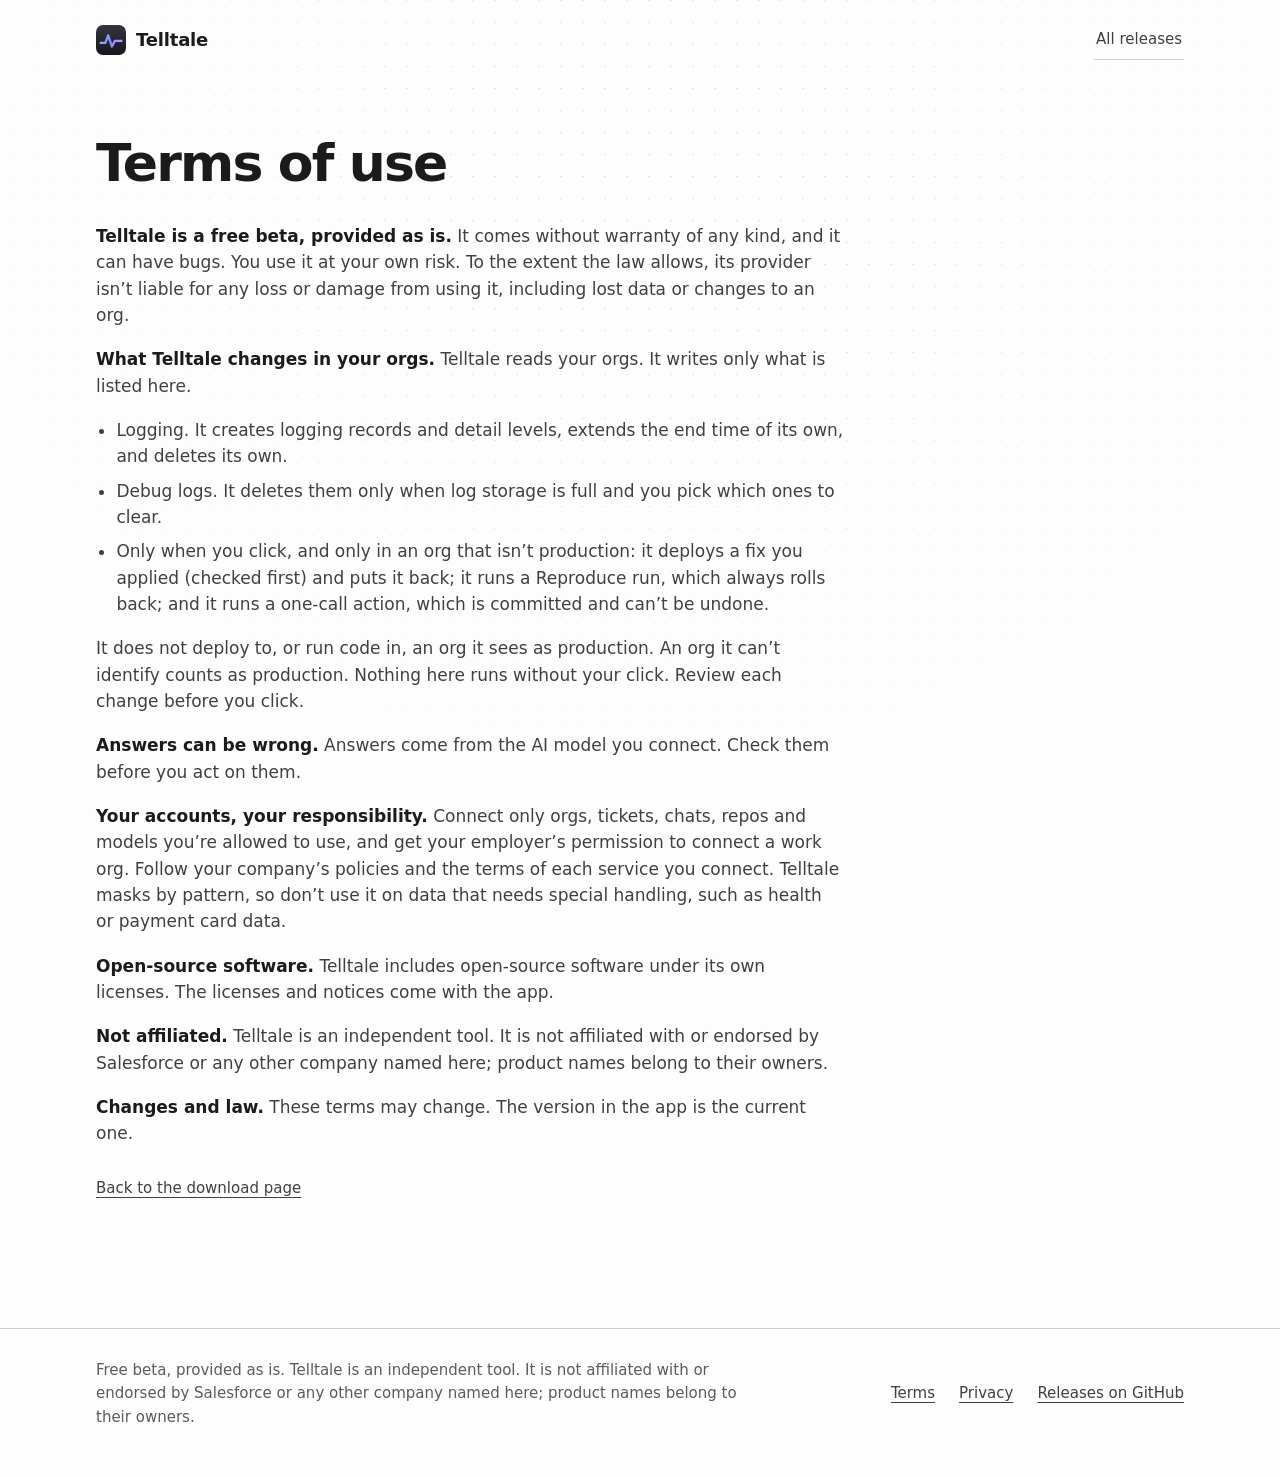
<file: docs/terms.html>
<!doctype html>
<html lang="en">
<head>
<meta charset="utf-8">
<meta name="viewport" content="width=device-width, initial-scale=1">
<title>Terms of use — Telltale</title>
<meta name="description" content="Telltale is a free beta, provided as is.">
<meta name="color-scheme" content="light dark">
<link rel="icon" href="favicon.svg" type="image/svg+xml">
<style>
:root{
  --bg:oklch(0.995 0 60); --bg-subtle:oklch(0.968 0 60); --bg-raised:#fff; --bg-muted:oklch(0.93 0 60);
  --fg:oklch(0.22 0 60); --fg-2:oklch(0.37 0 60); --fg-muted:oklch(0.47 0 60);
  --line:oklch(0.85 0 60); --line-subtle:oklch(0.91 0 60);
  --accent:oklch(0.3 0 60); --on-accent:#fff; --accent-tint:oklch(0.3 0 60 / .07);
  --live:oklch(0.58 0.19 280); --live-text:oklch(0.52 0.17 280); --live-tint:oklch(0.58 0.19 280 / .09);
  --danger-text:oklch(0.5 0.14 24); --danger-tint:oklch(0.62 0.14 24 / .1);
  --ok:oklch(0.46 0.085 158); --ok-tint:oklch(0.58 0.09 158 / .1);
  --code-bg:oklch(0.965 0 60);
  --dot:oklch(0.3 0 60 / .13);
  --trace-a:#7FB4FF; --trace-b:#8A86FF; --trace-c:#C79BFF; --glow:rgba(111,107,255,.28);
  --shadow:0 1px 2px oklch(0.2 0 60 / .08),0 24px 60px -12px oklch(0.2 0.05 280 / .28),0 60px 120px -30px oklch(0.3 0.1 280 / .3);
  --font:-apple-system,BlinkMacSystemFont,system-ui,"Segoe UI",sans-serif;
  --mono:ui-monospace,"SF Mono",Menlo,Consolas,monospace;
  --ease:cubic-bezier(.2,.8,.2,1);
}
@media (prefers-color-scheme:dark){:root{
  --bg:oklch(0.225 0 60); --bg-subtle:oklch(0.205 0 60); --bg-raised:oklch(0.258 0 60); --bg-muted:oklch(0.295 0 60);
  --fg:oklch(0.9 0 75); --fg-2:oklch(0.8 0 75); --fg-muted:oklch(0.72 0 70);
  --line:oklch(0.38 0 60); --line-subtle:oklch(0.31 0 60);
  --accent:oklch(0.9 0 60); --on-accent:oklch(0.18 0 60); --accent-tint:oklch(0.9 0 60 / .1);
  --live:oklch(0.7 0.11 282); --live-text:oklch(0.8 0.08 282); --live-tint:oklch(0.7 0.11 282 / .13);
  --danger-text:oklch(0.8 0.09 24); --danger-tint:oklch(0.65 0.13 24 / .14);
  --ok:oklch(0.8 0.09 158); --ok-tint:oklch(0.7 0.095 158 / .14);
  --code-bg:oklch(0.245 0 60);
  --dot:oklch(0.88 0 60 / .16);
  --glow:rgba(138,134,255,.32);
  --shadow:0 1px 0 oklch(1 0 0 / .06) inset,0 30px 80px -10px rgba(0,0,0,.6),0 0 120px -20px rgba(111,107,255,.35);
}}
*{box-sizing:border-box}
html{-webkit-text-size-adjust:100%;scroll-behavior:smooth}
body{margin:0;background:var(--bg);color:var(--fg);font:400 17px/1.55 var(--font);-webkit-font-smoothing:antialiased;overflow-x:hidden}
a{color:inherit}
:focus-visible{outline:2px solid var(--live-text);outline-offset:3px;border-radius:6px}
.wrap{width:100%;max-width:1120px;margin:0 auto;padding:0 16px}
.skip{position:absolute;left:16px;top:-60px;background:var(--accent);color:var(--on-accent);padding:10px 14px;border-radius:8px;z-index:10}
.skip:focus{top:12px}

/* backdrop: dot grid that fades out, like the app's Signal field */
.backdrop{position:absolute;inset:0 0 auto 0;height:900px;z-index:-1;pointer-events:none;
  background:radial-gradient(circle at 50% 0,var(--dot) 1.2px,transparent 1.6px) 0 0/22px 22px;
  -webkit-mask-image:radial-gradient(ellipse 70% 80% at 50% 25%,#000 20%,transparent 75%);mask-image:radial-gradient(ellipse 70% 80% at 50% 25%,#000 20%,transparent 75%)}
header.top{display:flex;align-items:center;justify-content:space-between;padding:20px 0}
.brand{display:flex;align-items:center;gap:10px;font-weight:650;font-size:18px;letter-spacing:-.01em;text-decoration:none}
.brand svg{width:30px;height:30px;display:block}
.toplink{font-size:15px;color:var(--fg-2);text-decoration:none;padding:8px 2px;border-bottom:1px solid var(--line)}
.toplink:hover{color:var(--fg);border-color:var(--fg)}

.hero{text-align:center;padding:clamp(36px,7vw,84px) 0 0;position:relative}
h1{margin:0 auto;font-size:clamp(40px,8.4vw,92px);line-height:1;letter-spacing:-.045em;font-weight:700;max-width:14ch;text-wrap:balance}
h1 .trace{background:linear-gradient(95deg,var(--trace-a),var(--trace-b) 45%,var(--trace-c));-webkit-background-clip:text;background-clip:text;color:transparent;background-size:200% 100%;animation:sheen 7s ease-in-out infinite alternate}
@keyframes sheen{to{background-position:100% 0}}
.lede{margin:22px auto 0;max-width:34em;font-size:clamp(17px,2.2vw,21px);color:var(--fg-2);text-wrap:balance}
.cta{margin:34px auto 0;display:flex;flex-direction:column;align-items:center;gap:10px}
.btn{display:inline-flex;align-items:center;gap:10px;background:var(--accent);color:var(--on-accent);font-weight:600;font-size:18px;text-decoration:none;padding:16px 28px;border-radius:14px;min-height:52px;box-shadow:0 1px 0 oklch(1 0 0 / .2) inset,0 10px 30px -8px var(--glow);transition:transform .18s var(--ease),box-shadow .18s var(--ease)}
.btn:hover{transform:translateY(-2px);box-shadow:0 1px 0 oklch(1 0 0 / .2) inset,0 16px 40px -8px var(--glow)}
.btn:active{transform:translateY(0)}
.btn svg{width:20px;height:20px;flex:none}
.btn .bt{display:flex;flex-direction:column;align-items:flex-start;line-height:1.2;text-align:left}
.btn .bl{font-size:18px;font-weight:650}
.btn small{font-size:13.5px;font-weight:450;opacity:.85;margin-top:2px}
.btn.sec{background:var(--bg-raised);color:var(--fg);border:1px solid var(--line);box-shadow:none}
.btn.sec:hover{border-color:var(--fg-2);box-shadow:none}
.btn[hidden]{display:none}
.dls{display:flex;flex-wrap:wrap;justify-content:center;gap:12px}
.latest{margin:0;display:inline-flex;align-items:center;gap:10px;flex-wrap:wrap;justify-content:center;font-size:16px;color:var(--fg-2);background:var(--bg-subtle);border:1px solid var(--line);border-radius:99px;padding:6px 16px 6px 6px}
.latest b{color:var(--fg);font-weight:650}
.latest .pill{background:var(--live-tint);color:var(--live-text);font-weight:600;font-size:13.5px;padding:3px 12px;border-radius:99px}
.latest .sep{opacity:.5;margin:0 -4px}
.meta{font-size:14.5px;color:var(--fg-muted);min-height:22px;margin:0}
.alt{font-size:15px;margin:0;color:var(--fg-2)}
.alt a{text-underline-offset:3px}
.alt[hidden]{display:none}
.hint{font-size:14px;color:var(--fg-muted);margin:2px 0 0;max-width:38em}

/* the window */
.stage{margin:clamp(40px,6vw,72px) auto 0;perspective:1800px;position:relative;max-width:1100px}
.stage::before{content:"";position:absolute;left:6%;right:6%;top:12%;bottom:-8%;background:radial-gradient(closest-side,var(--glow),transparent);filter:blur(34px);z-index:0}
.win{position:relative;z-index:1;margin:0;text-align:left;background:var(--bg-raised);border:1px solid var(--line);border-radius:14px;box-shadow:var(--shadow);transform:rotateX(var(--rx,0deg)) rotateY(var(--ry,0deg));transition:transform .25s var(--ease);will-change:transform;overflow:hidden}
.win-bar{display:flex;align-items:center;gap:8px;padding:10px 14px;background:var(--bg-subtle);border-bottom:1px solid var(--line-subtle);position:relative}
.lights{display:flex;gap:7px;flex:none}
.lights i{width:12px;height:12px;border-radius:50%;display:block;background:var(--bg-muted);box-shadow:inset 0 0 0 1px var(--line)}
.win-title{font-size:13px;color:var(--fg-muted);margin:0 auto;padding-right:48px}
.win-bar .sweep{position:absolute;left:0;right:0;bottom:-1px;height:2px;background:linear-gradient(90deg,transparent,var(--trace-a),var(--trace-b),var(--trace-c),transparent);background-size:40% 100%;background-repeat:no-repeat;animation:sweep 2.6s linear infinite}
@keyframes sweep{from{background-position:-40% 0}to{background-position:140% 0}}
.slides{position:relative;aspect-ratio:1600/1025;background:var(--bg)}
.slide{position:absolute;inset:0;margin:0;opacity:0;visibility:hidden;transform:translateX(18px) scale(.995);transition:opacity .7s var(--ease),transform .7s var(--ease),visibility 0s .7s}
.slide.on{opacity:1;visibility:visible;transform:none;transition:opacity .7s var(--ease),transform .7s var(--ease)}
.slide img,.shot img{display:block;width:100%;height:auto}
.tabs{display:flex;flex-wrap:wrap;justify-content:center;gap:8px;margin:22px 0 0;padding:0;list-style:none}
.tab{font:inherit;font-size:15px;font-weight:550;color:var(--fg-2);background:var(--bg-subtle);border:1px solid var(--line-subtle);border-radius:99px;padding:8px 18px;min-height:40px;cursor:pointer;position:relative;overflow:hidden}
.tab:hover{border-color:var(--line);color:var(--fg)}
.tab[aria-pressed="true"]{background:var(--bg-raised);border-color:var(--live);color:var(--fg);box-shadow:0 0 0 1px var(--live)}
.tab i{position:absolute;left:0;bottom:0;height:2px;width:0;background:linear-gradient(90deg,var(--trace-a),var(--trace-c))}
.tab[aria-pressed="true"] i{animation:fill var(--dur,6.5s) linear forwards}
.paused .tab i{animation-play-state:paused}
@keyframes fill{to{width:100%}}
.caption{margin:12px 0 0;text-align:center;font-size:16px;color:var(--fg-2);min-height:26px}
.fine-print{margin:6px 0 0;text-align:center;font-size:13.5px;color:var(--fg-muted)}
.feat{display:grid;grid-template-columns:minmax(0,5fr) minmax(0,7fr);gap:28px clamp(28px,5vw,64px);align-items:center;padding:clamp(28px,4vw,52px) 0;border-top:1px solid var(--line)}
.feat.flip .copy{order:2}
.feat h3{margin:0 0 12px;font-size:clamp(24px,3.2vw,34px);line-height:1.1;letter-spacing:-.03em;font-weight:680;text-wrap:balance}
.feat p{margin:0 0 12px;color:var(--fg-2)}
.feat ul{margin:14px 0 0;padding:0;list-style:none;display:grid;gap:8px}
.feat li{padding-left:22px;position:relative;font-size:16px;color:var(--fg-2)}
.feat li::before{content:"";position:absolute;left:2px;top:.62em;width:8px;height:8px;border-radius:50%;background:linear-gradient(135deg,var(--trace-a),var(--trace-c))}
.shot{margin:0;border:1px solid var(--line);border-radius:12px;overflow:hidden;background:var(--bg);box-shadow:0 1px 2px oklch(0.2 0 60 / .06),0 20px 50px -20px oklch(0.2 0.05 280 / .3)}
@media (prefers-color-scheme:dark){.shot{box-shadow:0 20px 50px -20px rgba(0,0,0,.7),0 0 60px -30px rgba(111,107,255,.35)}}
@media (max-width:820px){.feat{grid-template-columns:1fr}.feat.flip .copy{order:0}.win-title{display:none}.tab{padding:6px 14px;font-size:14px}}
section{padding:clamp(64px,9vw,120px) 0 0}
h2{margin:0 0 clamp(24px,4vw,44px);font-size:clamp(28px,4.6vw,48px);line-height:1.05;letter-spacing:-.035em;font-weight:700;max-width:18ch;text-wrap:balance}
.rows{border-top:1px solid var(--line)}
.row{display:grid;grid-template-columns:minmax(0,5fr) minmax(0,7fr);gap:8px 40px;padding:26px 0;border-bottom:1px solid var(--line)}
.row h3{margin:0;font-size:clamp(19px,2.4vw,24px);line-height:1.2;letter-spacing:-.02em;font-weight:650}
.row p{margin:0;color:var(--fg-2);max-width:40em}
.new-head{display:flex;flex-wrap:wrap;align-items:baseline;gap:6px 16px;margin-bottom:22px}
.new-head h2{margin:0}
.ver{font:13.5px var(--mono);color:var(--fg-muted)}
.news{list-style:none;margin:0;padding:0;border-top:1px solid var(--line)}
.news li{padding:15px 0 15px 26px;border-bottom:1px solid var(--line);position:relative;font-size:18px;line-height:1.4;font-weight:500}
.news li::before{content:"";position:absolute;left:2px;top:23px;width:9px;height:9px;border-radius:50%;background:linear-gradient(135deg,var(--trace-a),var(--trace-c))}
.news-note{margin:18px 0 0}
.news-note a{font-weight:600;text-underline-offset:4px}
.steps{display:grid;grid-template-columns:repeat(3,1fr);gap:16px;list-style:none;margin:0;padding:0;counter-reset:s}
.steps li{counter-increment:s;background:var(--bg-subtle);border:1px solid var(--line-subtle);border-radius:16px;padding:22px 22px 24px}
.steps li::before{content:counter(s);display:grid;place-items:center;width:34px;height:34px;border-radius:50%;background:var(--accent);color:var(--on-accent);font-weight:650;margin-bottom:14px}
.steps b{display:block;font-size:19px;letter-spacing:-.01em;margin-bottom:4px}
.steps span{color:var(--fg-2);font-size:16px}
.calm{margin:22px 0 0;color:var(--fg-2);max-width:46em;border-left:3px solid var(--line);padding-left:16px}
footer{margin-top:clamp(72px,10vw,130px);border-top:1px solid var(--line);padding:30px 0 48px;font-size:15px;color:var(--fg-muted)}
footer .wrap{display:flex;flex-wrap:wrap;gap:12px 28px;justify-content:space-between;align-items:center}
footer a{color:var(--fg-2);text-underline-offset:4px}
.foot-note{max-width:44em}
.foot-links{display:flex;flex-wrap:wrap;gap:8px 24px}

.fb{display:grid;grid-template-columns:minmax(0,5fr) minmax(0,7fr);gap:24px 40px;align-items:start}
.fb h2{margin-bottom:14px}
.fb .lead{color:var(--fg-2);margin:0;max-width:30em}
.panel{background:var(--bg-subtle);border:1px solid var(--line-subtle);border-radius:18px;padding:22px}
.rate{border:0;margin:0 0 18px;padding:0;min-width:0}
.rate legend{font-weight:600;margin-bottom:12px;padding:0}
.rate-row{display:grid;grid-template-columns:repeat(5,1fr);gap:8px}
.rate label{position:relative;display:block;cursor:pointer}
.rate input{position:absolute;opacity:0;inset:0;margin:0;cursor:pointer}
.rate span{display:flex;flex-direction:column;align-items:center;gap:6px;padding:12px 4px;border:1px solid var(--line);border-radius:12px;background:var(--bg-raised);font-size:13px;color:var(--fg-muted);text-align:center;line-height:1.2;min-height:76px;transition:transform .18s var(--ease),border-color .18s,background .18s}
.rate span b{font-size:22px;line-height:1;color:var(--fg);font-weight:650;letter-spacing:-.02em}
.rate label:hover span{transform:translateY(-2px);border-color:var(--fg-2)}
.rate input:checked+span{border-color:var(--live);background:var(--live-tint);box-shadow:0 0 0 1px var(--live);color:var(--live-text)}
.rate input:checked+span b{color:var(--live-text)}
.rate input:focus-visible+span{outline:2px solid var(--live-text);outline-offset:3px}
.btn.quiet{background:var(--bg-raised);color:var(--fg);border:1px solid var(--line);box-shadow:none;font-size:16px;padding:12px 20px;min-height:46px}
.btn.quiet:hover{border-color:var(--fg-2);box-shadow:none}
.fb-note{margin:0;font-size:14px;color:var(--fg-muted);max-width:34em}
.priv{margin:14px 0 0;font-size:14px;color:var(--fg-muted);max-width:34em}
.fine{font-size:13.5px;color:var(--fg-muted);margin:0}
.f2{display:grid;grid-template-columns:1fr 1fr;gap:12px}
.fld{display:flex;flex-direction:column;gap:6px;margin-bottom:14px;position:relative}
.fld label{font-weight:600;font-size:14.5px}
.fld input,.fld select,.fld textarea{font:inherit;font-size:16px;color:var(--fg);background:var(--bg-raised);border:1px solid var(--line);border-radius:10px;padding:10px 12px;min-height:44px;width:100%}
.fld textarea{resize:vertical;min-height:110px}
.fld input:focus-visible,.fld select:focus-visible,.fld textarea:focus-visible{outline:2px solid var(--live-text);outline-offset:1px}
.count{align-self:flex-end;font-size:12.5px;color:var(--fg-muted)}
.hp{position:absolute;left:-9999px;width:1px;height:1px;overflow:hidden}
.status{margin:12px 0 0;font-size:14.5px;min-height:20px;color:var(--fg-2)}
.status.err{color:var(--danger-text)}
.thanks{display:flex;flex-direction:column;gap:6px;padding:18px;border-radius:12px;background:var(--ok-tint);color:var(--ok);animation:rise .5s var(--ease) both}
.thanks b{font-size:20px}.thanks a{color:inherit;font-weight:600}
.thanks[hidden],#fb-fields[hidden],.gh[hidden]{display:none}
#fb-send{background:var(--accent);color:var(--on-accent);border-color:transparent}
#fb-send[disabled]{opacity:.6;cursor:progress}
.gh{margin:14px 0 0}#ts-box{margin:0 0 14px}
@media (max-width:560px){.f2{grid-template-columns:1fr}}
@media (max-width:820px){.fb{grid-template-columns:1fr}.rate span{font-size:12px;min-height:70px}.btn.quiet{width:100%;justify-content:center}}
@media (max-width:360px){.rate-row{gap:5px}.rate span{font-size:11px;padding:10px 2px}}
@media (max-width:820px){
  .win-body{grid-template-columns:1fr}
  .log{border-right:0;border-bottom:1px solid var(--line-subtle)}
  .row{grid-template-columns:1fr}
  .steps{grid-template-columns:1fr}
  .win-title{display:none}
  .live{margin-left:auto}
}
@media (max-width:560px){.dls{flex-direction:column;width:100%}.btn{width:100%;justify-content:center;padding:14px 18px}.cta{width:100%}.latest{font-size:15px}}
/* public stats */
.st{display:grid;grid-template-columns:minmax(0,5fr) minmax(0,7fr);gap:24px 40px;align-items:start}
.st h2{margin-bottom:14px}
.st-big{margin:0;font-size:clamp(56px,11vw,104px);line-height:1;letter-spacing:-.05em;font-weight:700;font-variant-numeric:tabular-nums;background:linear-gradient(95deg,var(--trace-a),var(--trace-b) 50%,var(--trace-c));-webkit-background-clip:text;background-clip:text;color:transparent}
.st-sub{margin:10px 0 0;font-size:clamp(17px,2.2vw,21px);color:var(--fg-2)}
.st-ver{margin:18px 0 0;padding:0;list-style:none;display:grid;gap:4px;font-size:14.5px;color:var(--fg-muted)}
.st-ver[hidden]{display:none}
.st-ver b{font:13.5px var(--mono);color:var(--fg-2);font-weight:400;margin-right:8px}
.st-note{margin:16px 0 0;font-size:14px;color:var(--fg-muted);max-width:34em}
.st-list{list-style:none;margin:0;padding:0;display:grid;gap:14px}
.st-row{display:grid;grid-template-columns:minmax(0,1fr) auto;gap:6px 12px;align-items:baseline;font-size:16px}
.st-name{display:flex;gap:10px;align-items:baseline;min-width:0;color:var(--fg)}
.st-name span:first-child{font-size:20px;line-height:1}
.st-name span:last-child{overflow:hidden;text-overflow:ellipsis;white-space:nowrap}
.st-n{font-variant-numeric:tabular-nums;color:var(--fg-2);font-size:15px}
.st-bar{grid-column:1/-1;height:8px;border-radius:99px;background:var(--bg-muted);overflow:hidden}
.st-bar i{display:block;height:100%;min-width:8px;border-radius:99px;background:linear-gradient(90deg,var(--trace-a),var(--trace-c));transform-origin:left;animation:stgrow .9s var(--ease) both}
@keyframes stgrow{from{transform:scaleX(0)}}
.st-cap{margin:0 0 16px;font-weight:600;font-size:14.5px}
@media (max-width:820px){.st{grid-template-columns:1fr}}

@media (prefers-reduced-motion:reduce){
  html{scroll-behavior:auto}
  *,*::before,*::after{animation:none!important;transition:none!important}
  .win{transform:none!important}
}
.legal{max-width:44em;padding:clamp(24px,5vw,56px) 0 0}
.legal h1{margin:0 0 clamp(20px,3vw,32px);font-size:clamp(32px,5.6vw,52px);line-height:1.05;letter-spacing:-.035em;max-width:none;text-wrap:balance;background:none;color:var(--fg)}
.legal p{margin:0 0 18px;color:var(--fg-2)}
.legal ul{margin:0 0 18px;padding-left:1.2em;color:var(--fg-2)}
.legal li{margin:0 0 8px}
.legal p b{color:var(--fg);font-weight:650}
.legal .back{display:inline-block;margin-top:12px;font-size:15px;color:var(--fg-2);text-underline-offset:4px}
</style>
</head>
<body>
<a class="skip" href="#main">Skip to content</a>
<div class="backdrop" aria-hidden="true"></div>
<div class="wrap">
  <header class="top">
    <a class="brand" href="/" aria-label="Telltale, home">
      <svg viewBox="0 0 64 64" aria-hidden="true"><defs><linearGradient id="bg1" x1="0" y1="0" x2="1" y2="0"><stop offset="0" stop-color="#7FB4FF"/><stop offset=".5" stop-color="#8A86FF"/><stop offset="1" stop-color="#C79BFF"/></linearGradient><linearGradient id="bg2" x1="0" y1="0" x2="0" y2="1"><stop offset="0" stop-color="#34363F"/><stop offset="1" stop-color="#16171B"/></linearGradient></defs><rect width="64" height="64" rx="15" fill="url(#bg2)"/><path d="M10 38h10l6-16 8 24 6-12h14" fill="none" stroke="url(#bg1)" stroke-width="5" stroke-linecap="round" stroke-linejoin="round"/></svg>
      Telltale
    </a>
    <a class="toplink" href="https://github.com/ryanStark24/telltale-releases/releases">All releases</a>
  </header>
  <main id="main">
    <article class="legal">
      <h1>Terms of use</h1>
      <p><b>Telltale is a free beta, provided as is.</b> It comes without warranty of any kind, and it can have bugs. You use it at your own risk. To the extent the law allows, its provider isn&rsquo;t liable for any loss or damage from using it, including lost data or changes to an org.</p>
      <p><b>What Telltale changes in your orgs.</b> Telltale reads your orgs. It writes only what is listed here.</p>
      <ul>
        <li>Logging. It creates logging records and detail levels, extends the end time of its own, and deletes its own.</li>
        <li>Debug logs. It deletes them only when log storage is full and you pick which ones to clear.</li>
        <li>Only when you click, and only in an org that isn&rsquo;t production: it deploys a fix you applied (checked first) and puts it back; it runs a Reproduce run, which always rolls back; and it runs a one-call action, which is committed and can&rsquo;t be undone.</li>
      </ul>
      <p>It does not deploy to, or run code in, an org it sees as production. An org it can&rsquo;t identify counts as production. Nothing here runs without your click. Review each change before you click.</p>
      <p><b>Answers can be wrong.</b> Answers come from the AI model you connect. Check them before you act on them.</p>
      <p><b>Your accounts, your responsibility.</b> Connect only orgs, tickets, chats, repos and models you&rsquo;re allowed to use, and get your employer&rsquo;s permission to connect a work org. Follow your company&rsquo;s policies and the terms of each service you connect. Telltale masks by pattern, so don&rsquo;t use it on data that needs special handling, such as health or payment card data.</p>
      <p><b>Open-source software.</b> Telltale includes open-source software under its own licenses. The licenses and notices come with the app.</p>
      <p><b>Not affiliated.</b> Telltale is an independent tool. It is not affiliated with or endorsed by Salesforce or any other company named here; product names belong to their owners.</p>
      <p><b>Changes and law.</b> These terms may change. The version in the app is the current one.</p>
      <a class="back" href="/">Back to the download page</a>
    </article>
  </main>
</div>
<footer>
  <div class="wrap">
    <span class="foot-note">Free beta, provided as is. Telltale is an independent tool. It is not affiliated with or endorsed by Salesforce or any other company named here; product names belong to their owners.</span>
    <nav class="foot-links" aria-label="Footer">
      <a href="/terms">Terms</a>
      <a href="/privacy">Privacy</a>
      <a href="https://github.com/ryanStark24/telltale-releases/releases">Releases on GitHub</a>
    </nav>
  </div>
</footer>
</body>
</html>
</file>
<file: docs/guide/guide.css>
:root{
  --bg:oklch(0.995 0 60); --bg-subtle:oklch(0.968 0 60); --bg-raised:#fff; --bg-muted:oklch(0.93 0 60);
  --fg:oklch(0.22 0 60); --fg-2:oklch(0.37 0 60); --fg-muted:oklch(0.47 0 60);
  --line:oklch(0.85 0 60); --line-subtle:oklch(0.91 0 60);
  --accent:oklch(0.3 0 60); --on-accent:#fff; --accent-tint:oklch(0.3 0 60 / .07);
  --live:oklch(0.58 0.19 280); --live-text:oklch(0.52 0.17 280); --live-tint:oklch(0.58 0.19 280 / .09);
  --danger-text:oklch(0.5 0.14 24); --danger-tint:oklch(0.62 0.14 24 / .1);
  --ok:oklch(0.46 0.085 158); --ok-tint:oklch(0.58 0.09 158 / .1);
  --code-bg:oklch(0.965 0 60);
  --dot:oklch(0.3 0 60 / .13);
  --trace-a:#7FB4FF; --trace-b:#8A86FF; --trace-c:#C79BFF; --glow:rgba(111,107,255,.28);
  --shadow:0 1px 2px oklch(0.2 0 60 / .08),0 24px 60px -12px oklch(0.2 0.05 280 / .28),0 60px 120px -30px oklch(0.3 0.1 280 / .3);
  --font:-apple-system,BlinkMacSystemFont,system-ui,"Segoe UI",sans-serif;
  --mono:ui-monospace,"SF Mono",Menlo,Consolas,monospace;
  --ease:cubic-bezier(.2,.8,.2,1);
}
@media (prefers-color-scheme:dark){:root{
  --bg:oklch(0.225 0 60); --bg-subtle:oklch(0.205 0 60); --bg-raised:oklch(0.258 0 60); --bg-muted:oklch(0.295 0 60);
  --fg:oklch(0.9 0 75); --fg-2:oklch(0.8 0 75); --fg-muted:oklch(0.72 0 70);
  --line:oklch(0.38 0 60); --line-subtle:oklch(0.31 0 60);
  --accent:oklch(0.9 0 60); --on-accent:oklch(0.18 0 60); --accent-tint:oklch(0.9 0 60 / .1);
  --live:oklch(0.7 0.11 282); --live-text:oklch(0.8 0.08 282); --live-tint:oklch(0.7 0.11 282 / .13);
  --danger-text:oklch(0.8 0.09 24); --danger-tint:oklch(0.65 0.13 24 / .14);
  --ok:oklch(0.8 0.09 158); --ok-tint:oklch(0.7 0.095 158 / .14);
  --code-bg:oklch(0.245 0 60);
  --dot:oklch(0.88 0 60 / .16);
  --glow:rgba(138,134,255,.32);
  --shadow:0 1px 0 oklch(1 0 0 / .06) inset,0 30px 80px -10px rgba(0,0,0,.6),0 0 120px -20px rgba(111,107,255,.35);
}}
*{box-sizing:border-box}
html{-webkit-text-size-adjust:100%;scroll-behavior:smooth;scroll-padding-top:24px}
body{margin:0;background:var(--bg);color:var(--fg);font:400 17px/1.6 var(--font);-webkit-font-smoothing:antialiased;overflow-x:hidden}
a{color:inherit}
:focus-visible{outline:2px solid var(--live-text);outline-offset:3px;border-radius:6px}
.wrap{width:100%;max-width:1120px;margin:0 auto;padding:0 16px}
header.top{display:flex;align-items:center;justify-content:space-between;padding:20px 0}
.brand{display:flex;align-items:center;gap:10px;font-weight:650;font-size:18px;letter-spacing:-.01em;text-decoration:none}
.brand svg{width:30px;height:30px;display:block}
.toplinks{display:flex;gap:22px;align-items:center}
.toplink{font-size:15px;color:var(--fg-2);text-decoration:none;padding:8px 2px;border-bottom:1px solid var(--line)}
.toplink:hover,.toplink[aria-current]{color:var(--fg);border-color:var(--fg)}
.layout{display:grid;grid-template-columns:220px minmax(0,1fr);gap:0 clamp(32px,6vw,88px);padding-top:clamp(24px,5vw,56px)}
.side{position:sticky;top:24px;align-self:start}
.side h2{margin:0 0 14px;font-size:13px;font-weight:600;letter-spacing:.06em;text-transform:uppercase;color:var(--fg-muted)}
.side ol{list-style:none;margin:0;padding:0;display:grid;gap:2px;border-left:1px solid var(--line-subtle)}
.side a{display:flex;gap:12px;align-items:baseline;padding:7px 0 7px 16px;margin-left:-1px;border-left:2px solid transparent;text-decoration:none;font-size:15.5px;color:var(--fg-muted);line-height:1.35}
.side a span{font:12.5px var(--mono);opacity:.7}
.side a:hover{color:var(--fg)}
.side a[aria-current]{color:var(--fg);font-weight:600;border-left-color:var(--live)}
.mnav{display:none}
article{min-width:0;max-width:68ch;padding-bottom:20px}
.stamp{display:inline-block;font:13px var(--mono);color:var(--fg-muted);background:var(--bg-subtle);border:1px solid var(--line-subtle);border-radius:99px;padding:3px 12px;margin:0 0 20px}
h1{margin:0 0 18px;font-size:clamp(34px,5.6vw,52px);line-height:1.04;letter-spacing:-.04em;font-weight:700;text-wrap:balance}
.lede{margin:0 0 8px;font-size:clamp(18px,2.2vw,21px);color:var(--fg-2);text-wrap:pretty}
h2.sec{margin:clamp(44px,6vw,68px) 0 14px;font-size:clamp(23px,3vw,28px);line-height:1.15;letter-spacing:-.025em;font-weight:680}
article p{margin:0 0 14px;color:var(--fg-2)}
article b{color:var(--fg);font-weight:600}
article ul{margin:0 0 14px;padding:0;list-style:none;display:grid;gap:10px}
article li{color:var(--fg-2)}
.need li{position:relative;padding-left:22px}
.need li::before,.four li::before{content:"";position:absolute;left:2px;top:.66em;width:8px;height:8px;border-radius:50%;background:linear-gradient(135deg,var(--trace-a),var(--trace-c))}
.four li{position:relative;padding-left:22px}
.need{border-top:1px solid var(--line);border-bottom:1px solid var(--line);padding:18px 0;margin-top:22px}
.note{margin:18px 0;border-left:3px solid var(--line);padding:2px 0 2px 16px;color:var(--fg-2)}
.note p{margin:0}
ol.steps{list-style:none;margin:0;padding:0;counter-reset:s}
ol.steps>li{counter-increment:s;position:relative;padding:0 0 clamp(36px,5vw,52px) 56px;border-left:1px solid var(--line-subtle);margin-left:16px}
ol.steps>li:last-child{border-left-color:transparent;padding-bottom:0}
ol.steps>li::before{content:counter(s);position:absolute;left:-17px;top:-2px;display:grid;place-items:center;width:34px;height:34px;border-radius:50%;background:var(--accent);color:var(--on-accent);font-weight:650;font-size:16px}
ol.steps h3{margin:0 0 8px;font-size:21px;line-height:1.25;letter-spacing:-.02em;font-weight:650}
kbd{font:13.5px var(--mono);background:var(--bg-subtle);border:1px solid var(--line);border-bottom-width:2px;border-radius:6px;padding:1px 6px;color:var(--fg)}
.shot{margin:18px 0 6px;border:1px solid var(--line);border-radius:12px;overflow:hidden;background:var(--bg);box-shadow:0 1px 2px oklch(0.2 0 60 / .06),0 20px 50px -24px oklch(0.2 0.05 280 / .3)}
@media (prefers-color-scheme:dark){.shot{box-shadow:0 20px 50px -24px rgba(0,0,0,.7),0 0 60px -34px rgba(111,107,255,.35)}}
.shot img{display:block;width:100%;height:auto}
.cap{font-size:14px;color:var(--fg-muted);margin:0 0 6px!important}
.next{display:flex;justify-content:space-between;gap:16px;flex-wrap:wrap;margin-top:clamp(48px,7vw,80px);padding-top:24px;border-top:1px solid var(--line)}
.next a{text-decoration:none;font-weight:600;font-size:17px}
.next small{display:block;font-weight:400;font-size:13.5px;color:var(--fg-muted)}
.next a:hover b{text-decoration:underline;text-underline-offset:4px}
footer{margin-top:clamp(56px,8vw,100px);border-top:1px solid var(--line);padding:30px 0 48px;font-size:15px;color:var(--fg-muted)}
footer .wrap{display:flex;flex-wrap:wrap;gap:12px 28px;justify-content:space-between;align-items:center}
footer a{color:var(--fg-2);text-underline-offset:4px}
@media (max-width:860px){
  .layout{display:block;padding-top:8px}
  .side{display:none}
  .mnav{display:block;margin:0 0 28px;border:1px solid var(--line);border-radius:12px;background:var(--bg-subtle)}
  .mnav summary{list-style:none;cursor:pointer;display:flex;justify-content:space-between;align-items:center;padding:12px 16px;min-height:48px;font-size:15.5px;font-weight:600}
  .mnav summary::-webkit-details-marker{display:none}
  .mnav summary small{font-weight:400;color:var(--fg-muted);font-size:13.5px}
  .mnav summary::after{content:"";width:8px;height:8px;border:solid var(--fg-muted);border-width:0 2px 2px 0;transform:rotate(45deg);margin:-4px 2px 0 12px;flex:none}
  .mnav[open] summary::after{transform:rotate(-135deg);margin-top:4px}
  .mnav ol{list-style:none;margin:0;padding:0 0 8px;border-top:1px solid var(--line-subtle)}
  .mnav a{display:flex;gap:12px;padding:11px 16px;text-decoration:none;color:var(--fg-2);font-size:16px}
  .mnav a span{font:12.5px var(--mono);opacity:.7;padding-top:3px}
  .mnav a[aria-current]{color:var(--fg);font-weight:600}
  .toplinks .hide-s{display:none}
  ol.steps>li{padding-left:40px;margin-left:14px}
  ol.steps>li::before{left:-15px;width:30px;height:30px;font-size:15px}
}
@media (prefers-reduced-motion:reduce){html{scroll-behavior:auto}*{transition:none!important}}

/* shared by pages 2 to 5 */
.map{position:relative;container-type:inline-size}
.mk{position:absolute;transform:translate(-50%,-50%);display:grid;place-items:center;width:max(14px,3cqw);height:max(14px,3cqw);border-radius:50%;background:var(--accent);color:var(--on-accent);font:700 max(9px,1.6cqw)/1 var(--font);box-shadow:0 0 0 2px var(--bg-raised),0 1px 4px oklch(0.2 0 60 / .35)}
ol.legend{list-style:none;margin:20px 0 0;padding:0;display:grid;grid-template-columns:repeat(auto-fit,minmax(210px,1fr));gap:8px 20px;counter-reset:l}
ol.legend li{counter-increment:l;display:flex;gap:10px;align-items:baseline;font-size:15.5px;color:var(--fg-2)}
ol.legend li::before{content:counter(l);flex:none;display:grid;place-items:center;width:22px;height:22px;border-radius:50%;background:var(--accent);color:var(--on-accent);font:700 12.5px/1 var(--font);transform:translateY(3px)}
.area{padding:16px 0;border-top:1px solid var(--line-subtle)}
.area:first-of-type{border-top:0}
.area h3{margin:0 0 6px;font-size:19px;letter-spacing:-.015em;font-weight:650}
.area p{margin:0 0 8px}
.job{padding-top:clamp(28px,4vw,40px);border-top:1px solid var(--line);margin-top:clamp(28px,4vw,40px)}
.job:first-of-type{border-top:0;margin-top:0}
.job h2{margin:0 0 10px;font-size:clamp(21px,2.6vw,25px);line-height:1.2;letter-spacing:-.02em;font-weight:680;display:flex;gap:12px;align-items:baseline}
.job h2 span{font:13px var(--mono);color:var(--fg-muted);flex:none}
.you{margin:12px 0 0!important;font-size:15.5px;border-left:3px solid var(--live);padding:2px 0 2px 14px}
.sym{padding:20px 0;border-top:1px solid var(--line-subtle)}
.sym h3{margin:0 0 8px;font-size:19px;line-height:1.3;letter-spacing:-.015em;font-weight:650}
.sym p{margin:0 0 8px}
.lbl{display:inline-block;min-width:5.6em;font:12.5px var(--mono);letter-spacing:.04em;text-transform:uppercase;color:var(--fg-muted)}
.sym .shot{max-width:560px}
.fact{border:1px solid var(--line);border-radius:12px;padding:16px 18px;margin:18px 0;background:var(--bg-subtle)}
.fact b{display:block;margin-bottom:4px}
.fact p{margin:0}
.fact.warn{border-color:oklch(0.62 0.14 24 / .5);background:var(--danger-tint)}
table.keys{width:100%;border-collapse:collapse;margin:8px 0 14px;font-size:16px}
table.keys th,table.keys td{text-align:left;padding:10px 12px 10px 0;border-bottom:1px solid var(--line-subtle);vertical-align:top;color:var(--fg-2)}
table.keys th{font-size:13px;letter-spacing:.06em;text-transform:uppercase;color:var(--fg-muted);font-weight:600;border-bottom-color:var(--line)}
table.keys td:first-child{white-space:nowrap}
.tw{overflow-x:auto}
code{font:14px var(--mono);background:var(--code-bg);border-radius:5px;padding:1px 5px;color:var(--fg);overflow-wrap:anywhere}
article ul.plain{gap:8px}
article ul.plain li{position:relative;padding-left:22px}
article ul.plain li::before{content:"";position:absolute;left:2px;top:.66em;width:8px;height:8px;border-radius:50%;background:linear-gradient(135deg,var(--trace-a),var(--trace-c))}

.need-list{margin:12px 0 0}
.need-note{margin:14px 0 0;font-size:15.5px}
article ul.plain.tight{margin-top:8px}
article ol.plain.steps{padding-left:20px;display:grid;gap:8px;margin:0 0 14px;color:var(--fg-2)}
</file>
